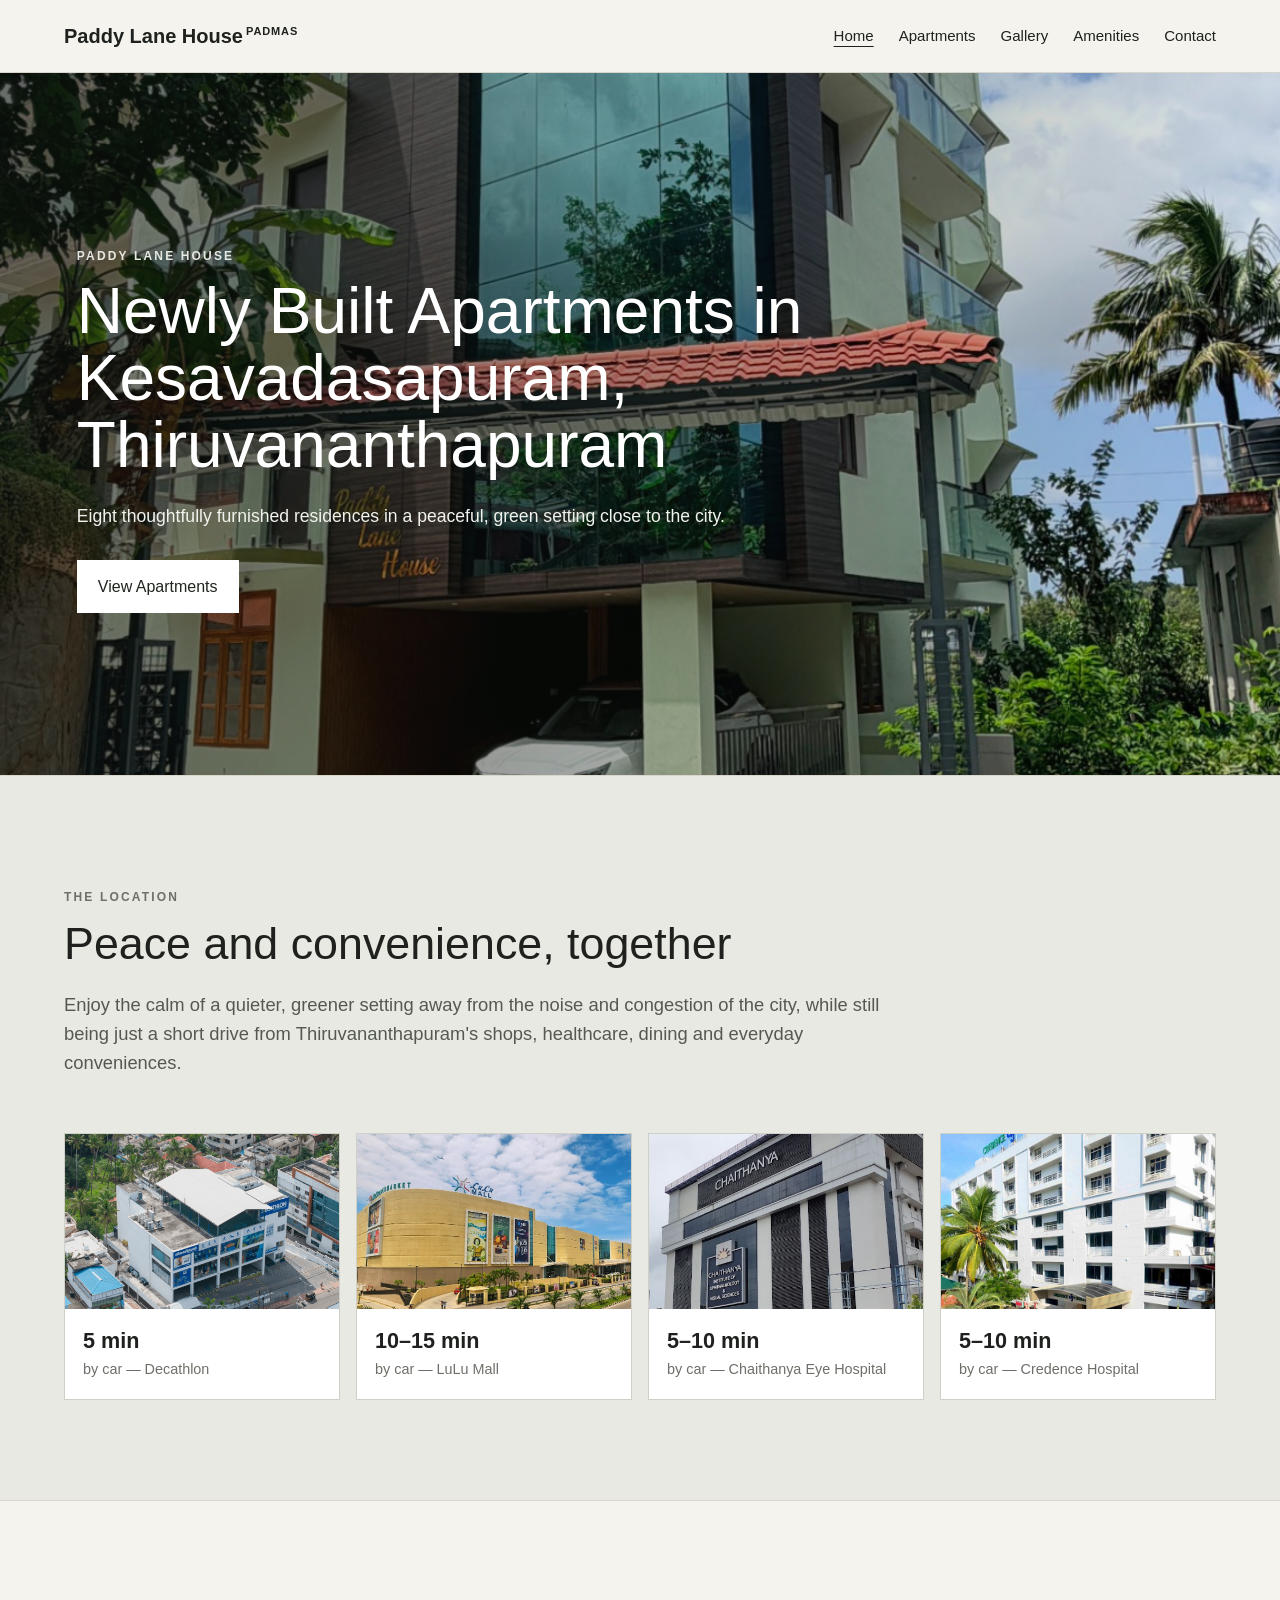
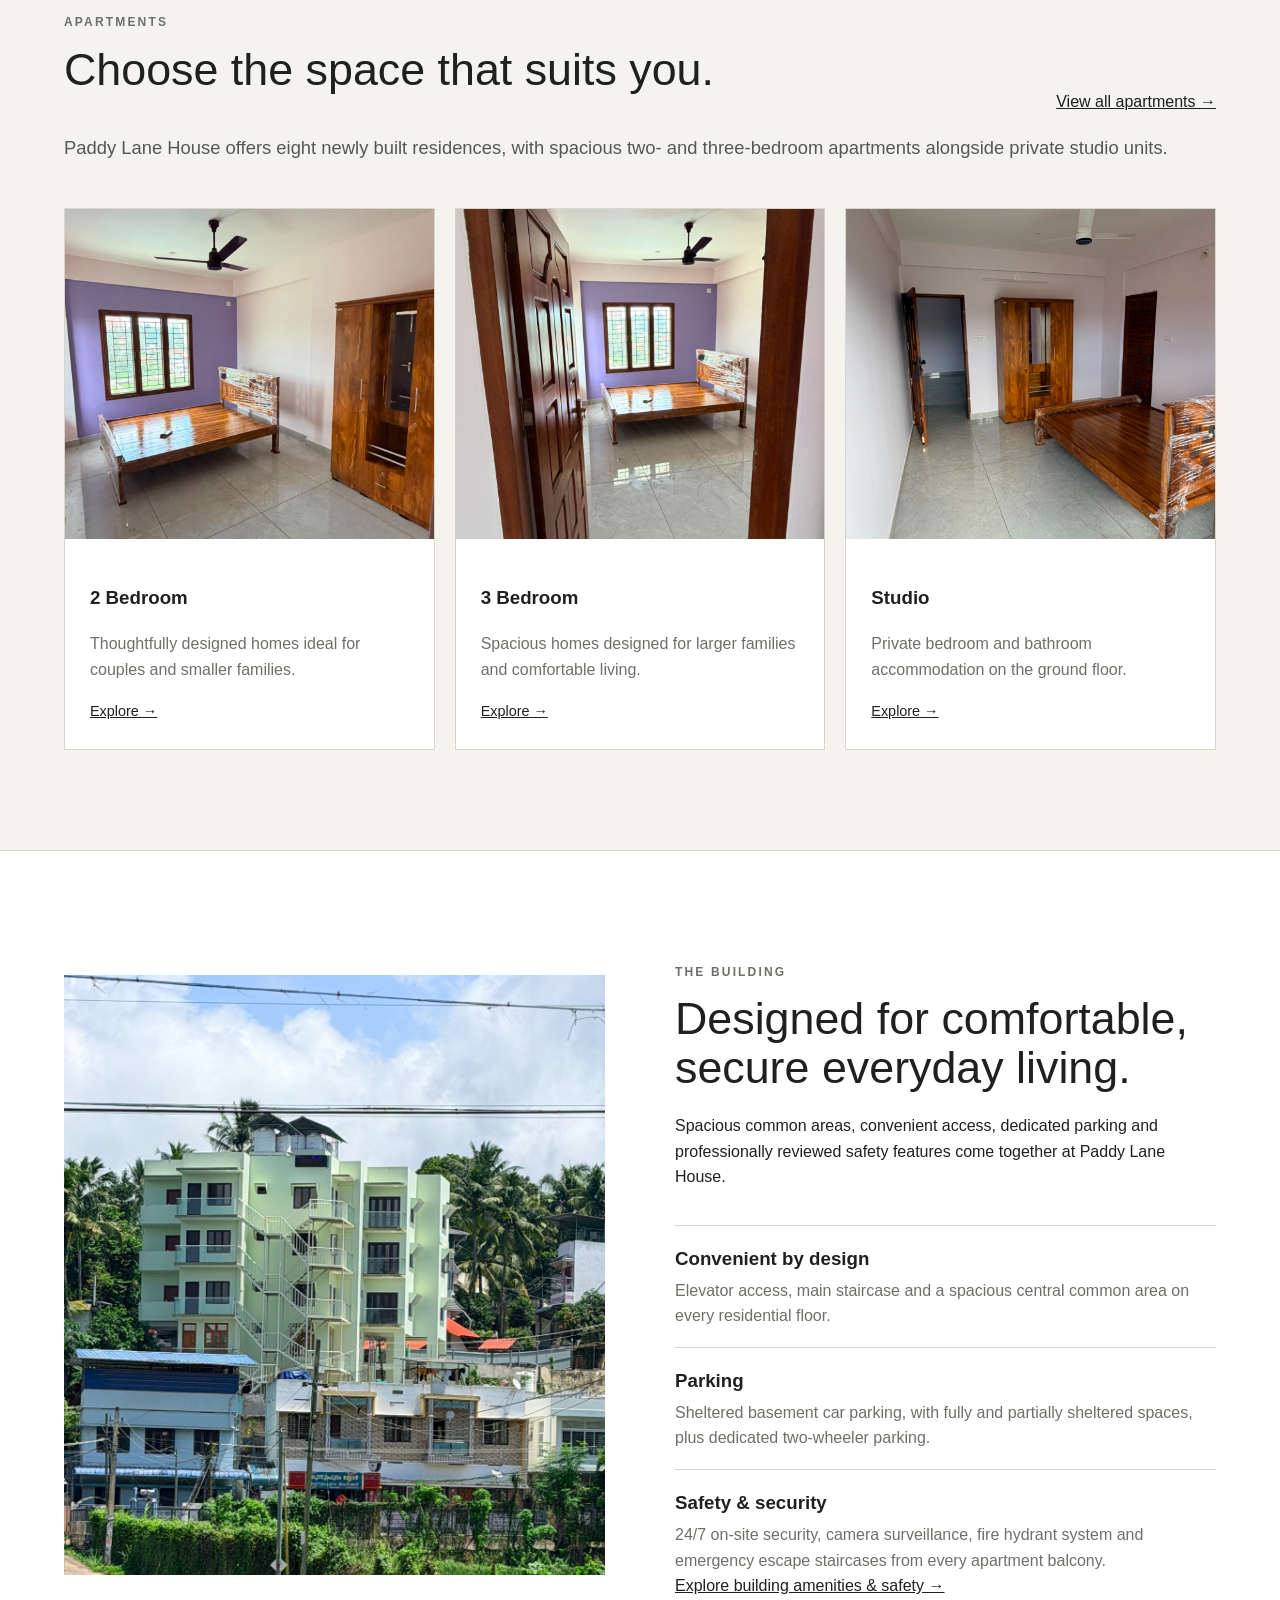
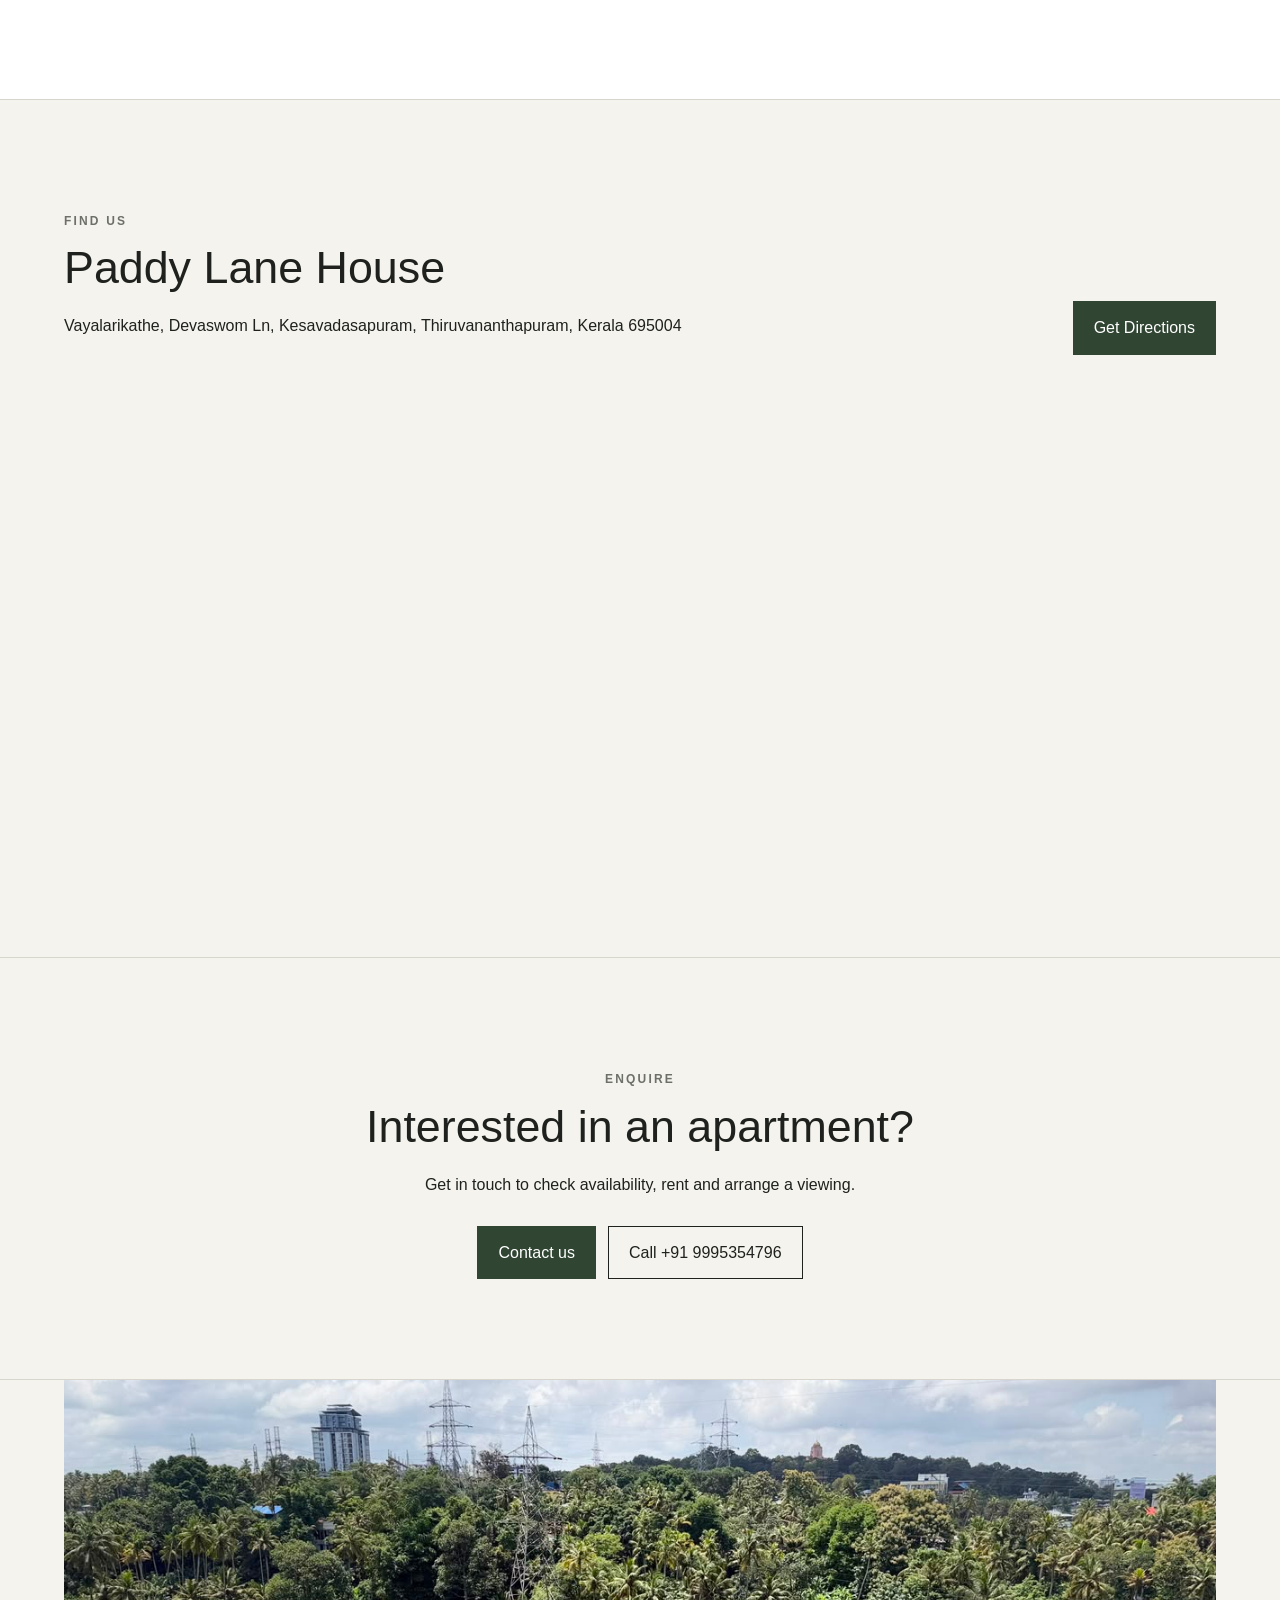
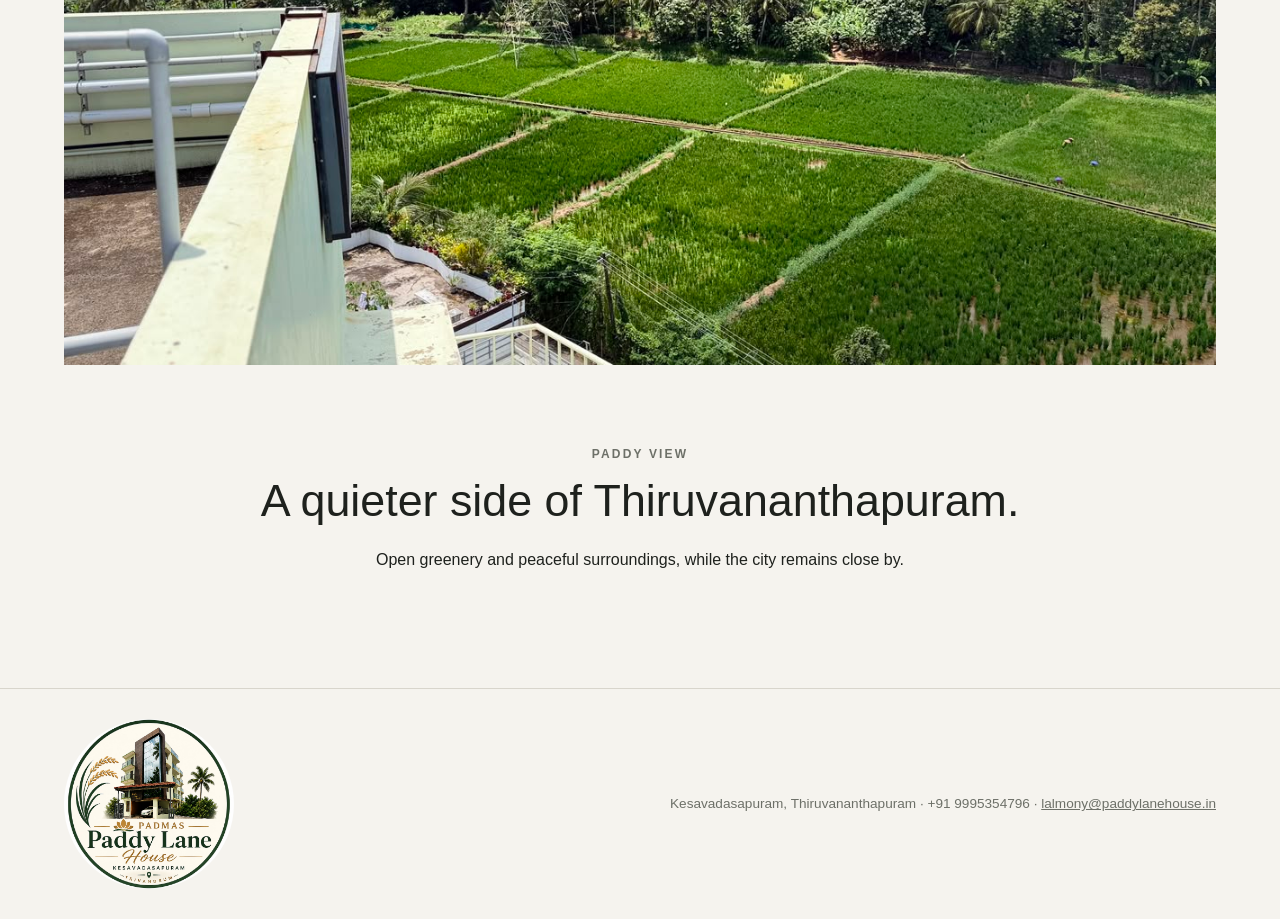
<file: images/index.html>
<!doctype html>
<html lang="en">
<head><meta charset="utf-8"><meta name="viewport" content="width=device-width,initial-scale=1"><title>Paddy Lane House — Newly Built Apartments</title><link rel="stylesheet" href="styles.css"></head>
<body>
<header class="site-header">
  <a class="brand" href="/">Paddy Lane House<sup>PADMAS</sup></a>
  <nav><a class="active" href="/">Home</a><a href="/apartments">Apartments</a><a href="/gallery">Gallery</a><a href="/amenities">Amenities</a><a href="/contact">Contact</a></nav>
</header>
<main>
<section class="hero photo-fill" style="background-image:url('images/user/front-exterior.jpg')"><div class="hero-overlay"></div><div class="hero-content"><p class="eyebrow">PADDY LANE HOUSE</p><h1>Newly Built Apartments in Kesavadasapuram, Thiruvananthapuram</h1><p class="hero-sub">Eight thoughtfully furnished residences in a peaceful, green setting close to the city.</p><a class="button light" href="/apartments">View Apartments</a></div></section>

<section class="section intro">
  <div class="narrow"><p class="eyebrow">THE LOCATION</p><h2>Peace and convenience, together</h2><p>Enjoy the calm of a quieter, greener setting away from the noise and congestion of the city, while still being just a short drive from Thiruvananthapuram's shops, healthcare, dining and everyday conveniences.</p></div>
  <div class="nearby nearby-photo-grid">
    <a href="https://www.google.com/maps/search/?api=1&query=Decathlon+Sports+Trivandrum" target="_blank" rel="noopener"><img src="images/user/decathlon.png" alt="Decathlon Sports Trivandrum"><strong>5 min</strong><span>by car — Decathlon</span></a>
    <a href="https://www.google.com/maps/search/?api=1&query=LuLu+Mall+Thiruvananthapuram" target="_blank" rel="noopener"><img src="images/user/lulu-mall.jpg" alt="LuLu Mall Thiruvananthapuram"><strong>10–15 min</strong><span>by car — LuLu Mall</span></a>
    <a href="https://www.google.com/maps/search/?api=1&query=Chaithanya+Eye+Hospital+Kesavadasapuram" target="_blank" rel="noopener"><img src="images/user/chaithanya-eye.png" alt="Chaithanya Eye Hospital"><strong>5–10 min</strong><span>by car — Chaithanya Eye Hospital</span></a>
    <a href="https://www.google.com/maps/search/?api=1&query=Credence+Hospital+Trivandrum" target="_blank" rel="noopener"><img src="images/user/credence.jpg" alt="Credence Hospital"><strong>5–10 min</strong><span>by car — Credence Hospital</span></a>
  </div>
</section>

<section class="section apartments-preview"><div class="section-head"><div><p class="eyebrow">APARTMENTS</p><h2>Choose the space that suits you.</h2></div><a class="text-link" href="/apartments">View all apartments →</a></div><p class="lead">Paddy Lane House offers eight newly built residences, with spacious two- and three-bedroom apartments alongside private studio units.</p>
  <div class="cards">
    <a class="card" href="/apartments#two-bedroom"><div class="card-image photo-fill" style="background-image:url('images/apartments/2bed-04-bedroom.jpeg')"></div><div class="card-body"><h3>2 Bedroom</h3><p>Thoughtfully designed homes ideal for couples and smaller families.</p><span>Explore →</span></div></a>
    <a class="card" href="/apartments#three-bedroom"><div class="card-image photo-fill" style="background-image:url('images/apartments/3bed-01-bedroom.jpeg')"></div><div class="card-body"><h3>3 Bedroom</h3><p>Spacious homes designed for larger families and comfortable living.</p><span>Explore →</span></div></a>
    <a class="card" href="/apartments#studio"><div class="card-image photo-fill" style="background-image:url('images/apartments/studio-02-bedroom.jpeg')"></div><div class="card-body"><h3>Studio</h3><p>Private bedroom and bathroom accommodation on the ground floor.</p><span>Explore →</span></div></a>
  </div>
</section>

<section class="section building"><div class="split"><div class="image-placeholder tall photo-fill" style="background-image:url('images/user/exterior.jpeg')"></div><div><p class="eyebrow">THE BUILDING</p><h2>Designed for comfortable, secure everyday living.</h2><p>Spacious common areas, convenient access, dedicated parking and professionally reviewed safety features come together at Paddy Lane House.</p><div class="feature-grid"><div><h3>Convenient by design</h3><p>Elevator access, main staircase and a spacious central common area on every residential floor.</p></div><div><h3>Parking</h3><p>Sheltered basement car parking, with fully and partially sheltered spaces, plus dedicated two-wheeler parking.</p></div><div><h3>Safety & security</h3><p>24/7 on-site security, camera surveillance, fire hydrant system and emergency escape staircases from every apartment balcony.</p></div></div><a class="text-link" href="/amenities">Explore building amenities & safety →</a></div></div></section>

<section class="section map-section"><div class="section-head"><div><p class="eyebrow">FIND US</p><h2>Paddy Lane House</h2><p>Vayalarikathe, Devaswom Ln, Kesavadasapuram, Thiruvananthapuram, Kerala 695004</p></div><a class="button" href="https://maps.google.com/?q=8.5346559,76.9371368" target="_blank" rel="noopener">Get Directions</a></div><iframe class="map" src="https://www.google.com/maps?q=8.5346559,76.9371368&z=17&output=embed" loading="lazy"></iframe></section>

<section class="section contact"><div class="narrow center"><p class="eyebrow">ENQUIRE</p><h2>Interested in an apartment?</h2><p>Get in touch to check availability, rent and arrange a viewing.</p><div class="contact-actions"><a class="button" href="/contact">Contact us</a><a class="button outline" href="tel:+919995354796">Call +91 9995354796</a></div></div></section>

<section class="section view"><div class="view-photo image-placeholder photo-fill" style="background-image:url('images/user/paddy-view.jpeg')"></div><div class="narrow center"><p class="eyebrow">PADDY VIEW</p><h2>A quieter side of Thiruvananthapuram.</h2><p>Open greenery and peaceful surroundings, while the city remains close by.</p></div></section>
</main>
<footer><div><img class="footer-logo" src="images/user/logo.jpg" alt="PADMAS Paddy Lane House logo"></div><div>Kesavadasapuram, Thiruvananthapuram · +91 9995354796 · <a href="mailto:lalmony@paddylanehouse.in">lalmony@paddylanehouse.in</a></div></footer>
</body></html>
</file>
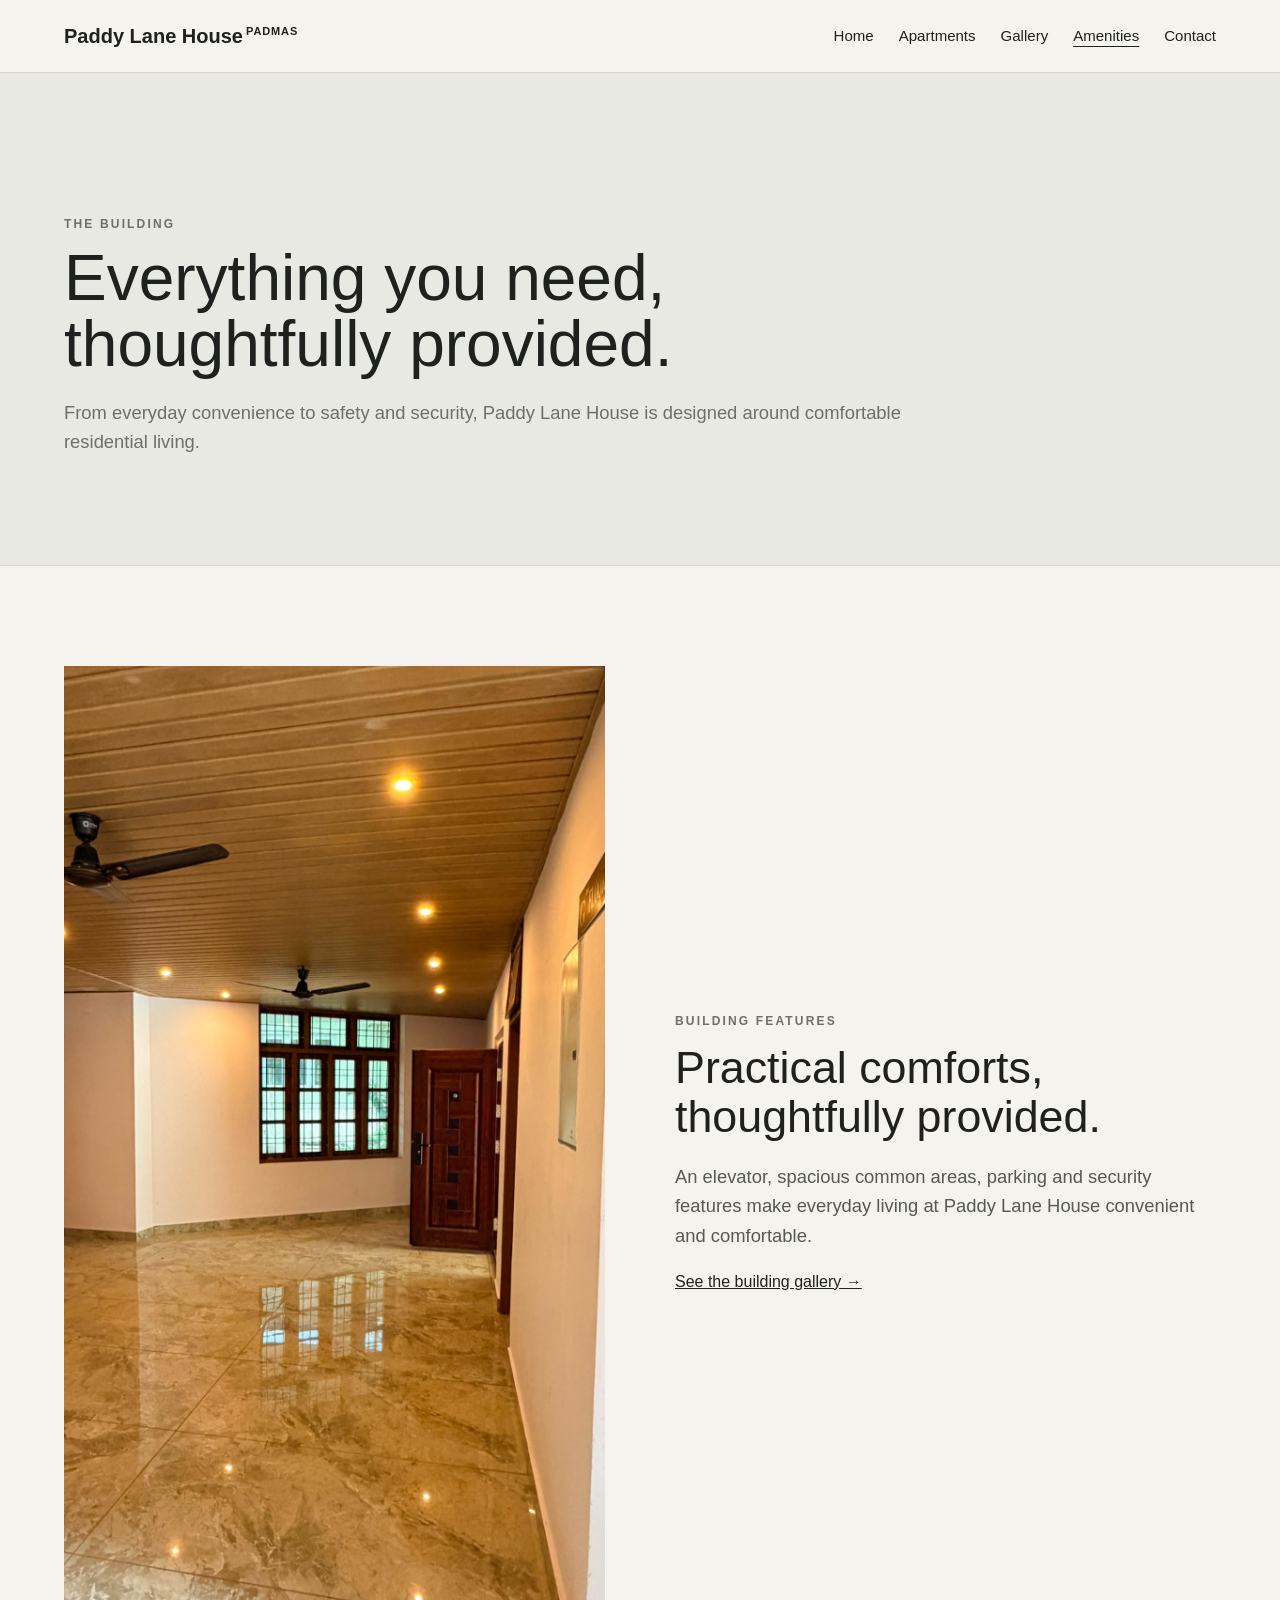
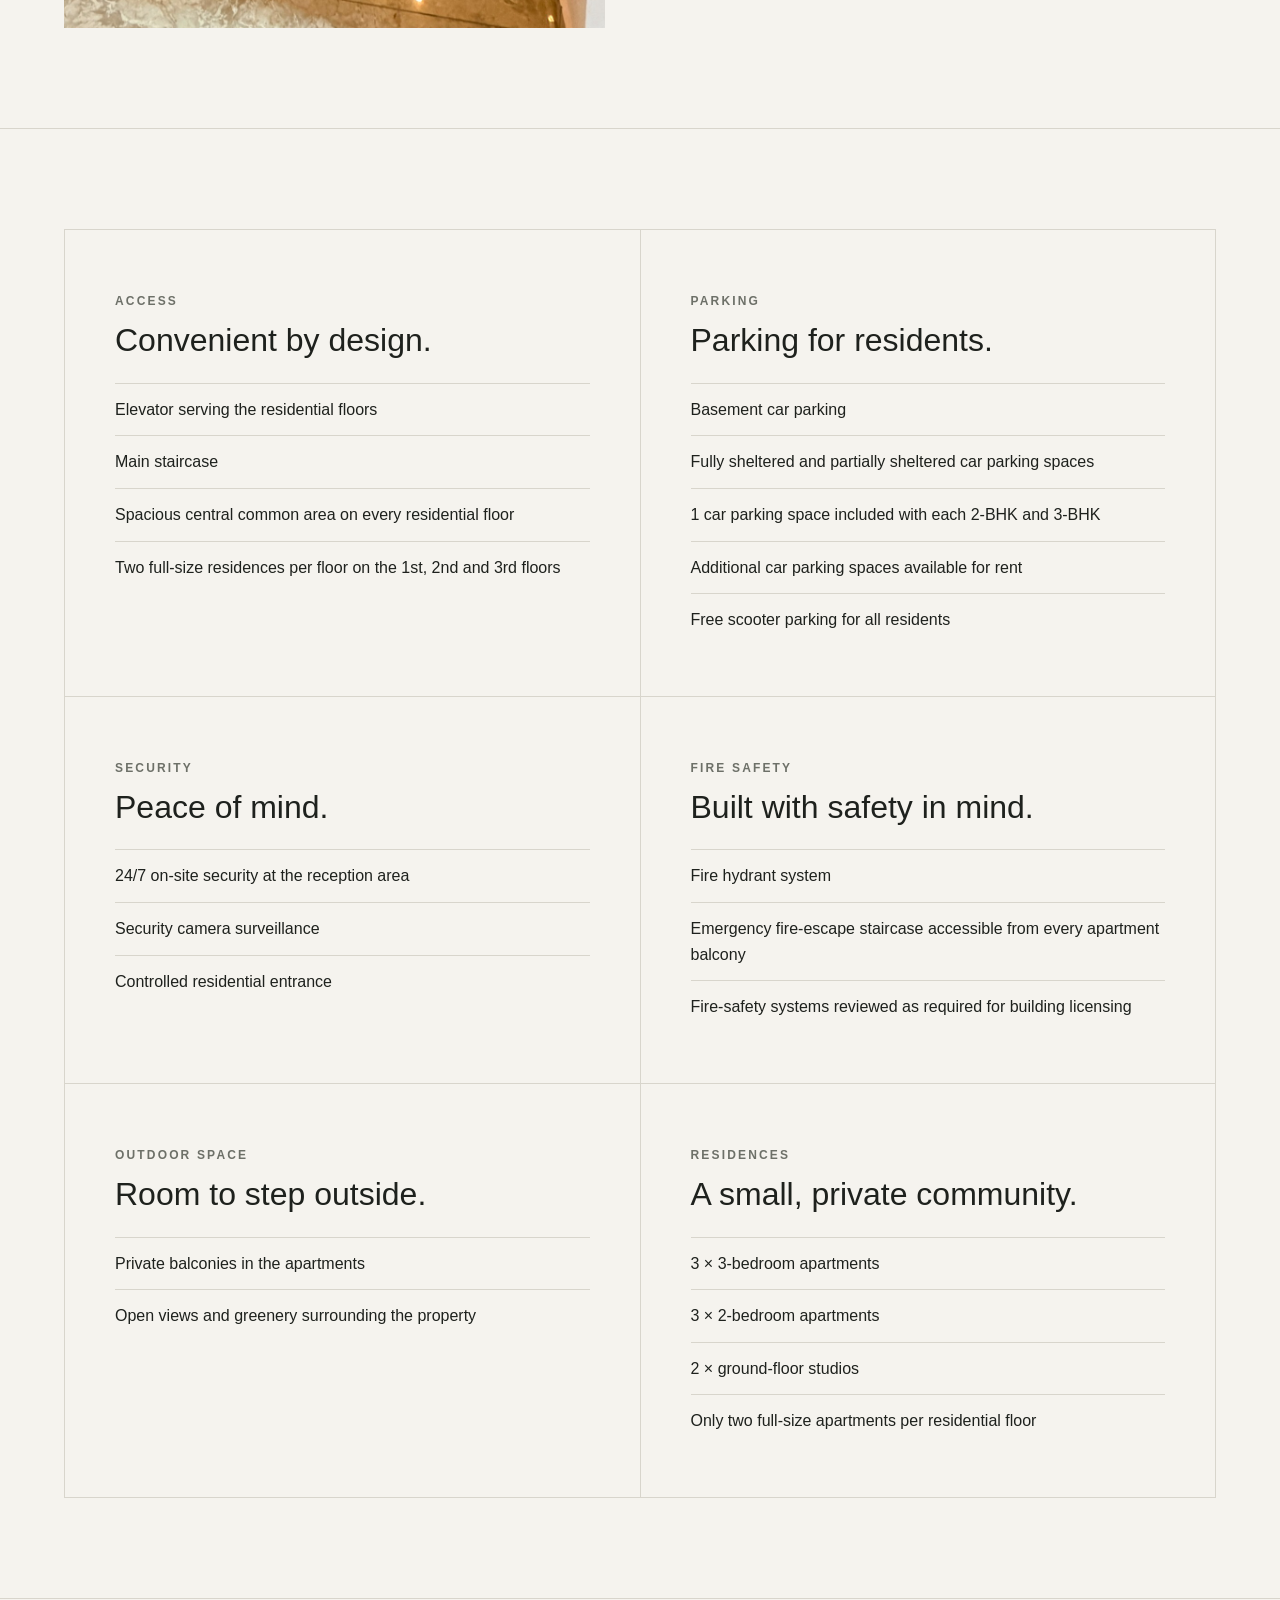
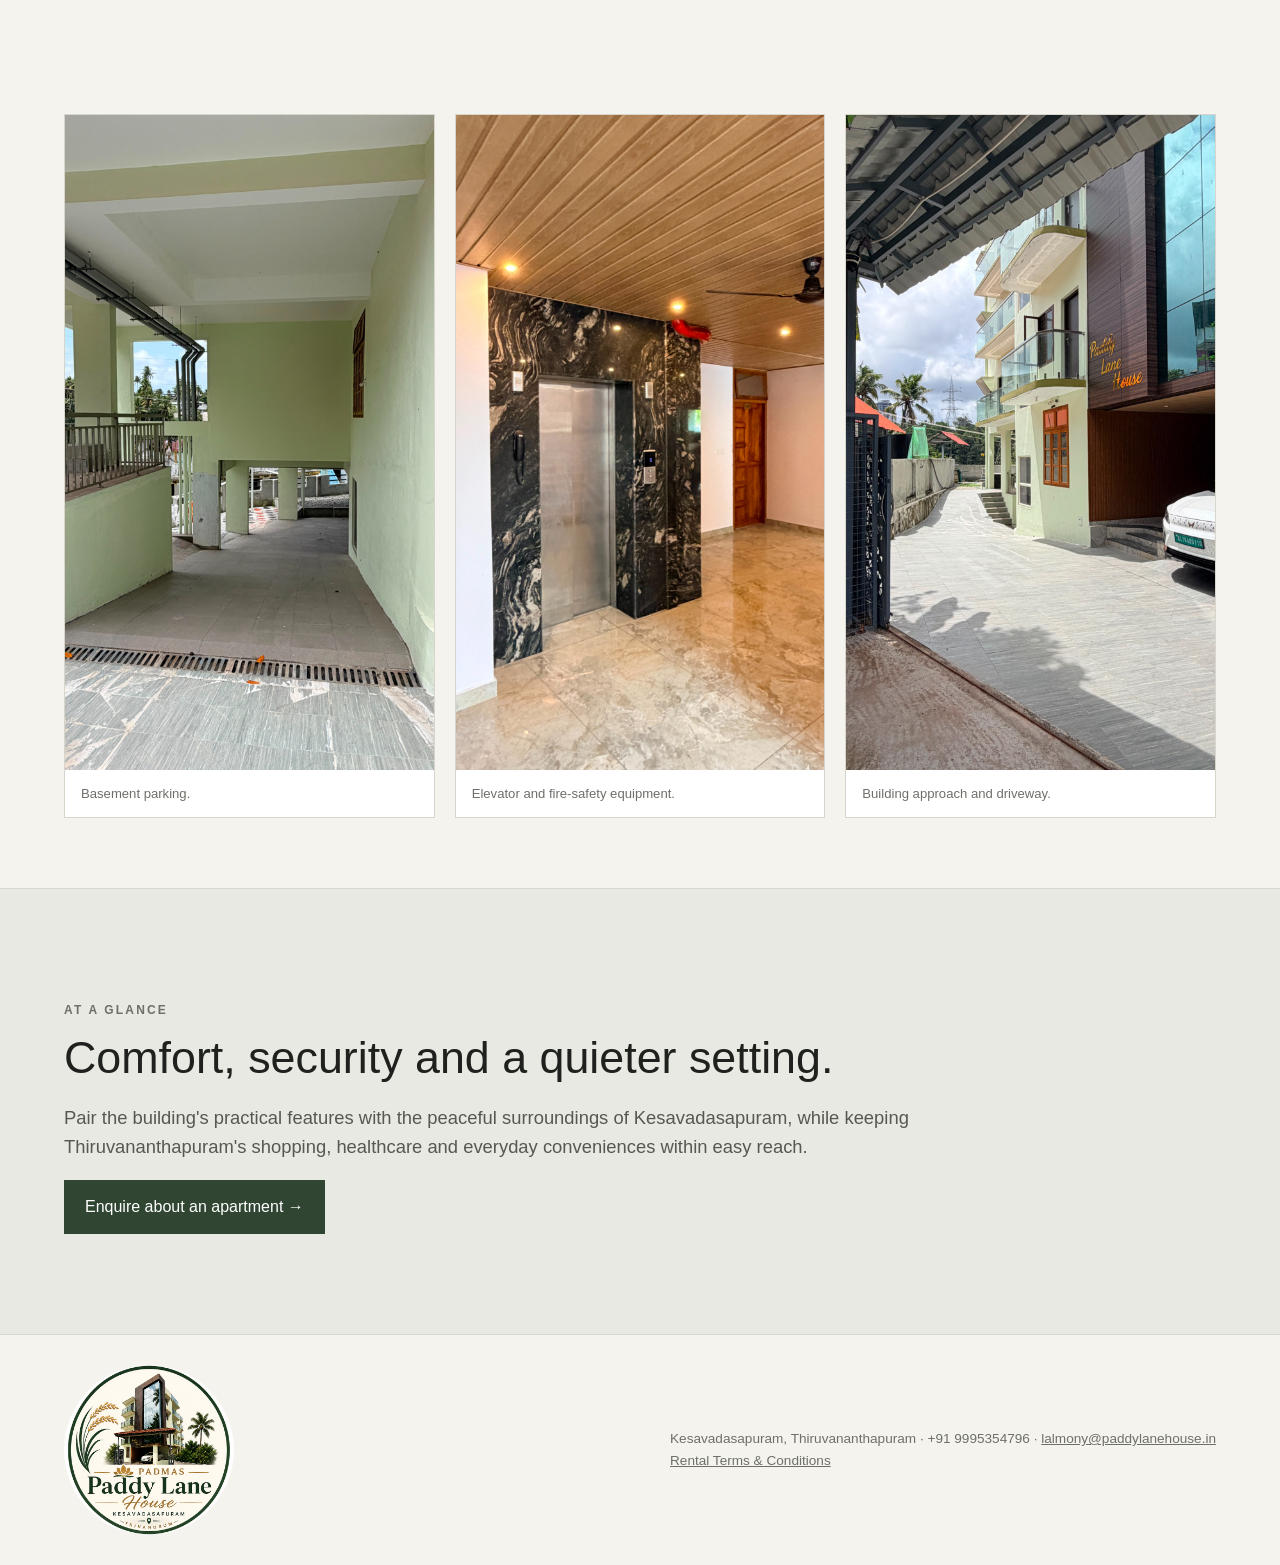
<file: amenities.html>
<!doctype html>
<html lang="en">
<head><meta charset="utf-8"><meta name="viewport" content="width=device-width,initial-scale=1"><title>Amenities & Safety — Paddy Lane House</title><link rel="stylesheet" href="styles.css"></head>
<body>
<header class="site-header"><a class="brand" href="/">Paddy Lane House<sup>PADMAS</sup></a><nav><a href="/">Home</a><a href="/apartments">Apartments</a><a href="/gallery">Gallery</a><a class="active" href="/amenities">Amenities</a><a href="/contact">Contact</a></nav></header>
<main>
<section class="page-hero"><div><p class="eyebrow">THE BUILDING</p><h1>Everything you need, thoughtfully provided.</h1><p>From everyday convenience to safety and security, Paddy Lane House is designed around comfortable residential living.</p></div></section>
<section class="section"><div class="split"><div class="image-placeholder tall photo-fill" style="background-image:url('images/user/common-area.jpg')"></div><div><p class="eyebrow">BUILDING FEATURES</p><h2>Practical comforts, thoughtfully provided.</h2><p class="lead">An elevator, spacious common areas, parking and security features make everyday living at Paddy Lane House convenient and comfortable.</p><a class="text-link" href="/gallery">See the building gallery →</a></div></div></section>
<section class="section"><div class="feature-page-grid">
<article><p class="eyebrow">ACCESS</p><h2>Convenient by design.</h2><ul class="clean-list"><li>Elevator serving the residential floors</li><li>Main staircase</li><li>Spacious central common area on every residential floor</li><li>Two full-size residences per floor on the 1st, 2nd and 3rd floors</li></ul></article>
<article><p class="eyebrow">PARKING</p><h2>Parking for residents.</h2><ul class="clean-list"><li>Basement car parking</li><li>Fully sheltered and partially sheltered car parking spaces</li><li>1 car parking space included with each 2-BHK and 3-BHK</li><li>Additional car parking spaces available for rent</li><li>Free scooter parking for all residents</li></ul></article>
<article><p class="eyebrow">SECURITY</p><h2>Peace of mind.</h2><ul class="clean-list"><li>24/7 on-site security at the reception area</li><li>Security camera surveillance</li><li>Controlled residential entrance</li></ul></article>
<article><p class="eyebrow">FIRE SAFETY</p><h2>Built with safety in mind.</h2><ul class="clean-list"><li>Fire hydrant system</li><li>Emergency fire-escape staircase accessible from every apartment balcony</li><li>Fire-safety systems reviewed as required for building licensing</li></ul></article>
<article><p class="eyebrow">OUTDOOR SPACE</p><h2>Room to step outside.</h2><ul class="clean-list"><li>Private balconies in the apartments</li><li>Open views and greenery surrounding the property</li></ul></article>
<article><p class="eyebrow">RESIDENCES</p><h2>A small, private community.</h2><ul class="clean-list"><li>3 × 3-bedroom apartments</li><li>3 × 2-bedroom apartments</li><li>2 × ground-floor studios</li><li>Only two full-size apartments per residential floor</li></ul></article>
</div></section>
<section class="section building-gallery-strip"><div class="photo-grid"><figure><img src="images/user/basement-parking.jpg" alt="Basement parking"><figcaption>Basement parking.</figcaption></figure><figure><img src="images/user/elevator-fire-safety.jpg" alt="Elevator and fire safety equipment"><figcaption>Elevator and fire-safety equipment.</figcaption></figure><figure><img src="images/user/front-driveway.jpg" alt="Building approach"><figcaption>Building approach and driveway.</figcaption></figure></div></section>
<section class="section intro"><div class="narrow"><p class="eyebrow">AT A GLANCE</p><h2>Comfort, security and a quieter setting.</h2><p>Pair the building's practical features with the peaceful surroundings of Kesavadasapuram, while keeping Thiruvananthapuram's shopping, healthcare and everyday conveniences within easy reach.</p><a class="button" href="/contact">Enquire about an apartment →</a></div></section>
</main><footer><div><img class="footer-logo" src="images/user/logo.jpg" alt="PADMAS Paddy Lane House logo"></div><div>Kesavadasapuram, Thiruvananthapuram · +91 9995354796 · <a href="mailto:lalmony@paddylanehouse.in">lalmony@paddylanehouse.in</a><br><a href="/terms">Rental Terms & Conditions</a></div></footer>
</body></html>
</file>
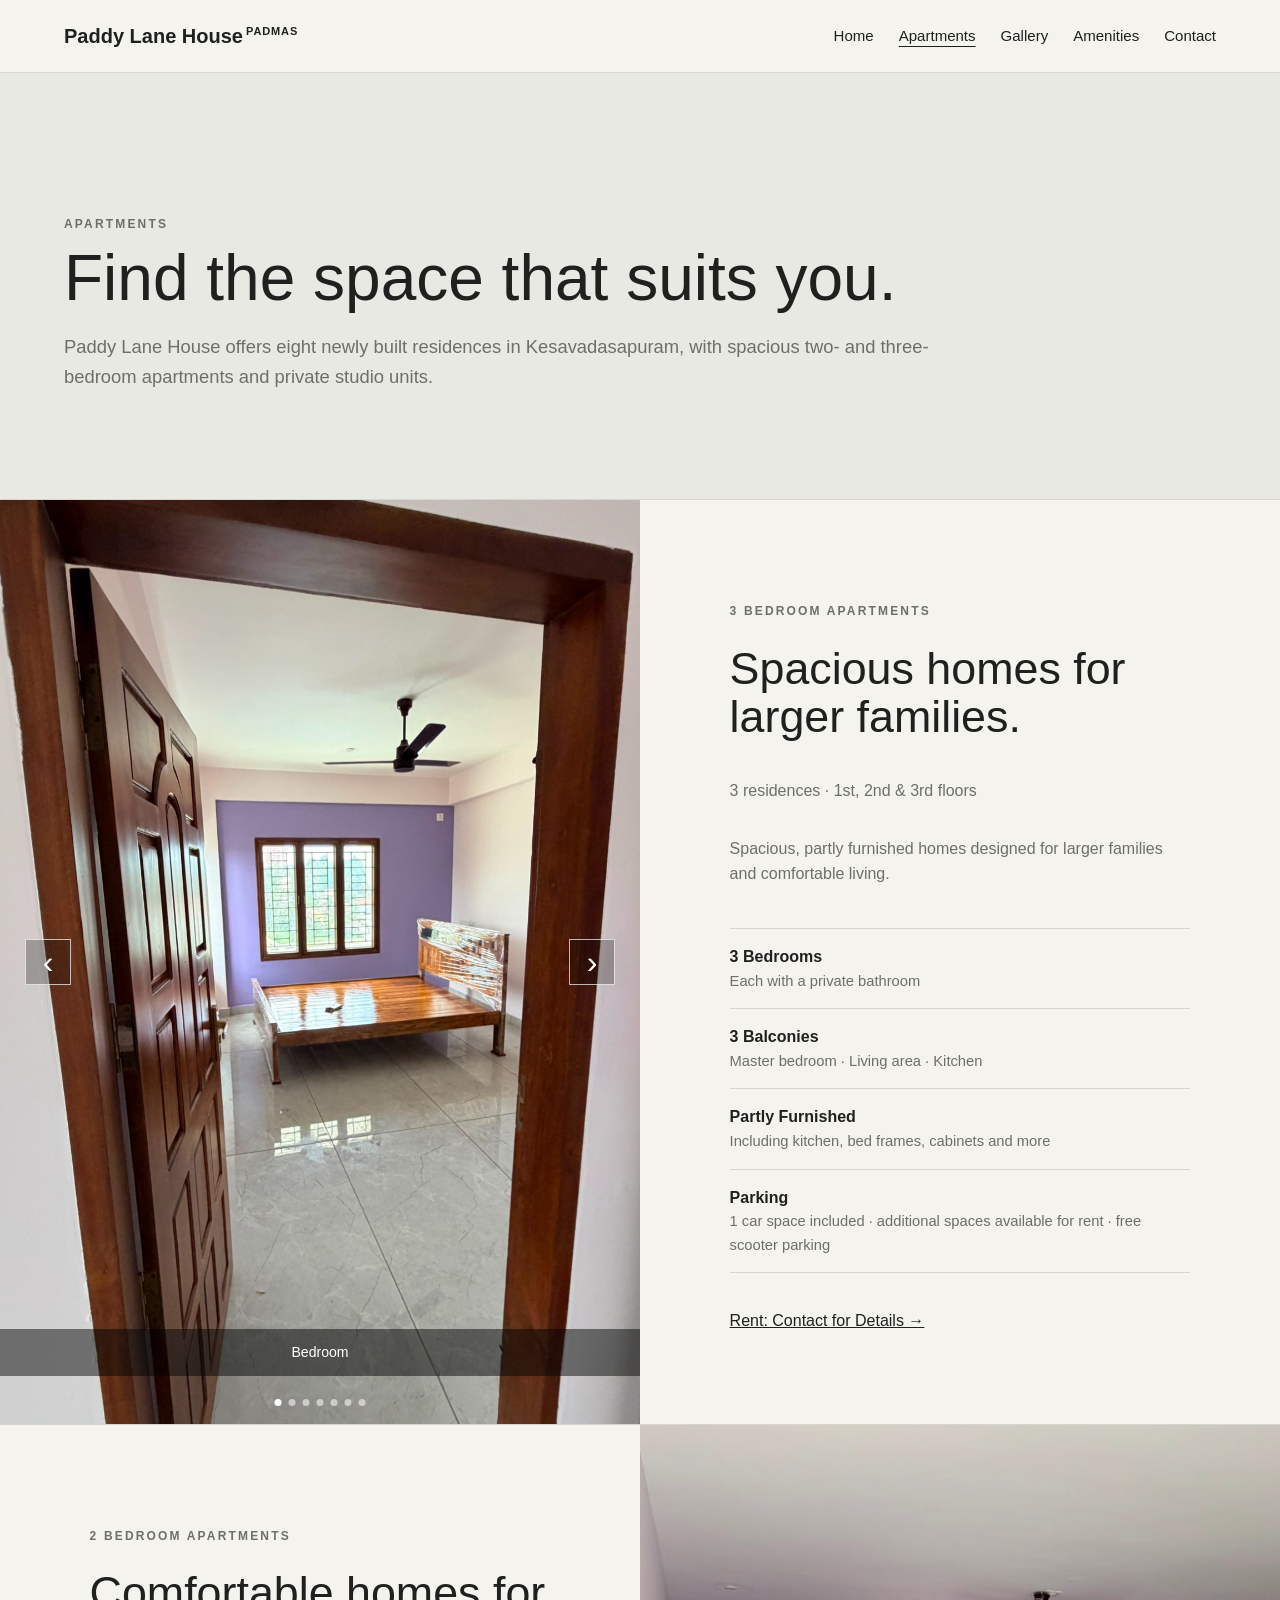
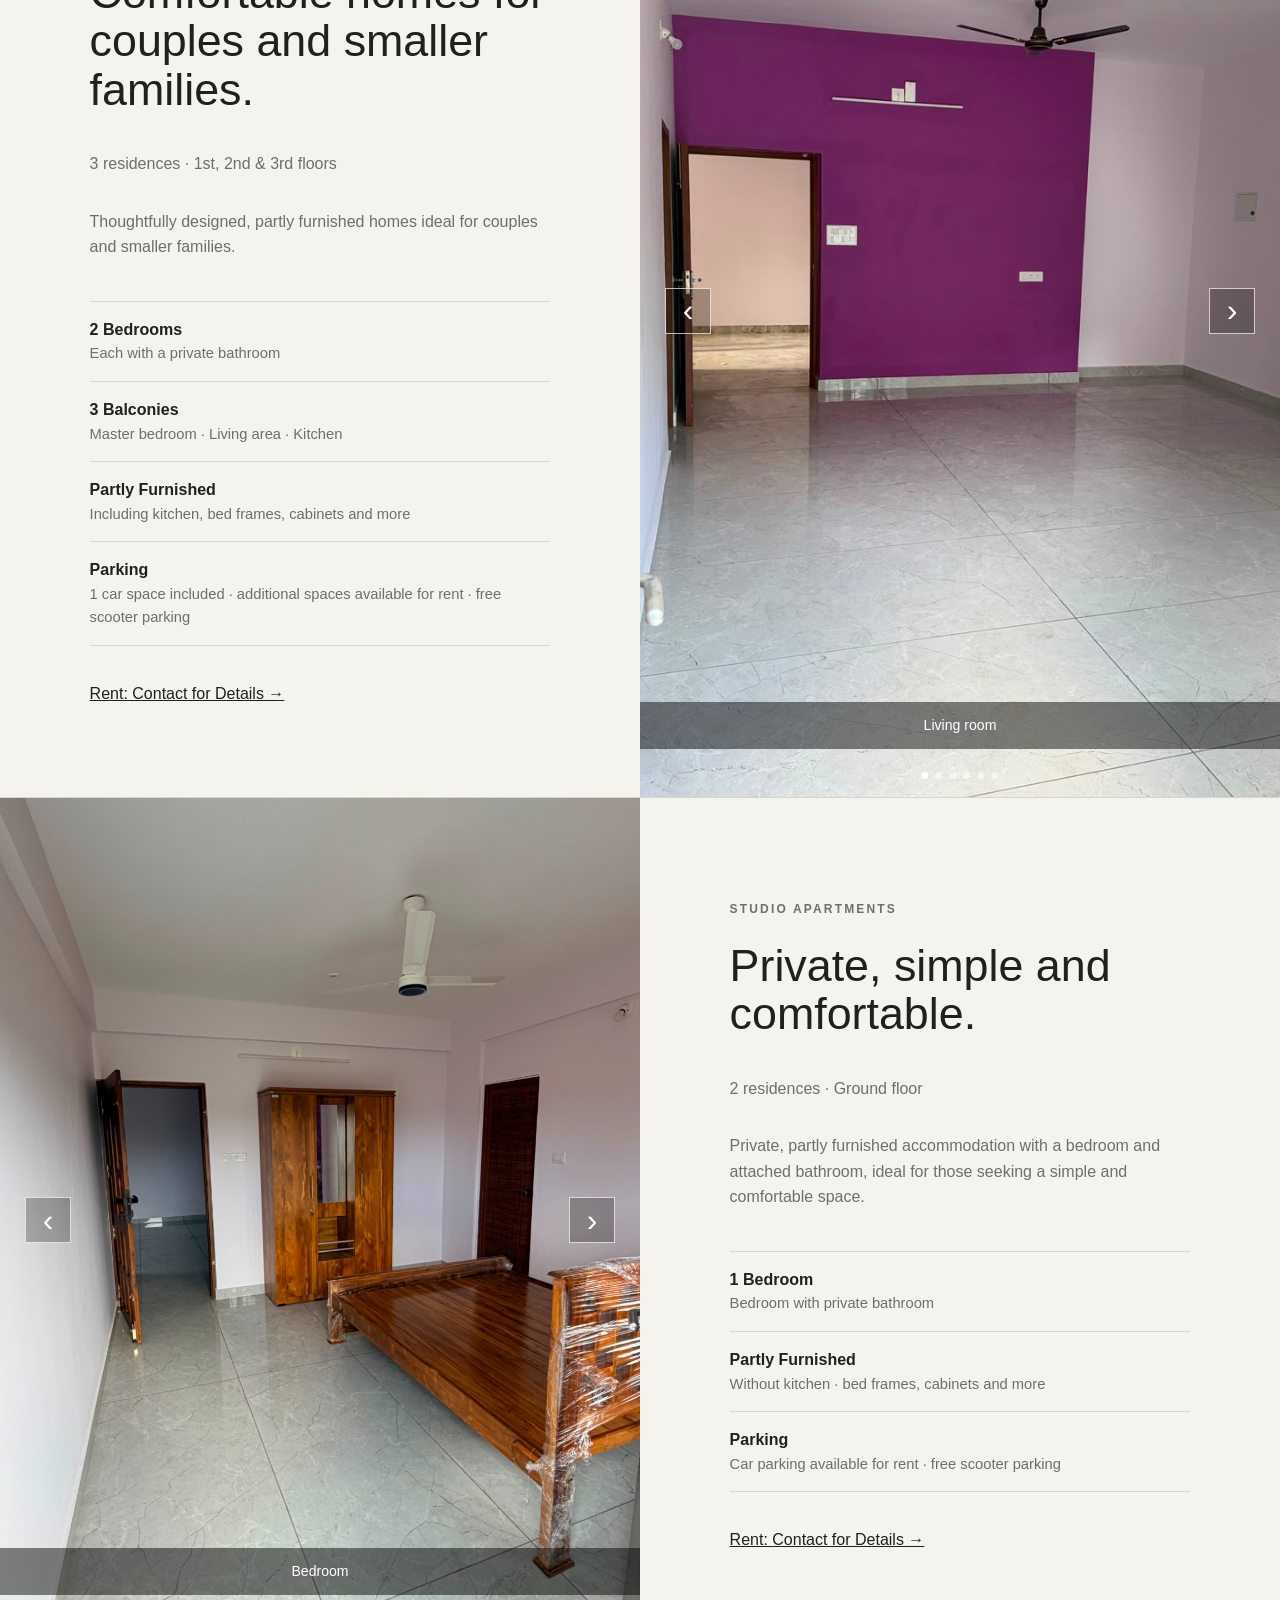
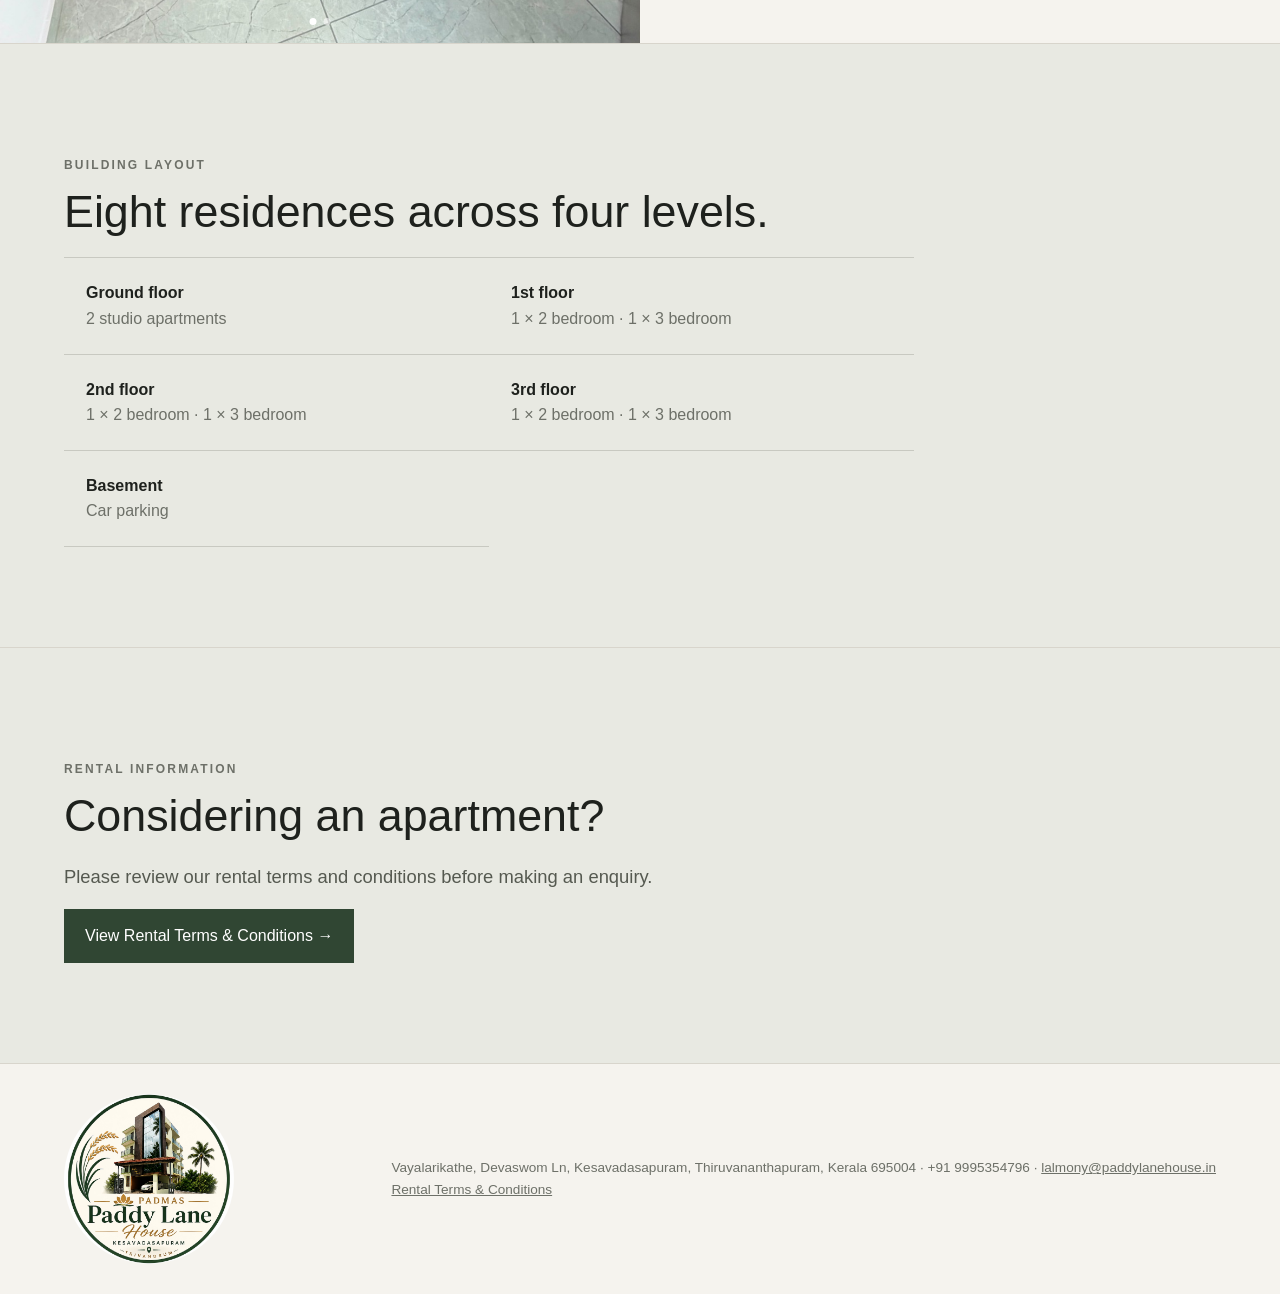
<file: apartments.html>
<!doctype html>
<html lang="en">
<head><meta charset="utf-8"><meta name="viewport" content="width=device-width,initial-scale=1"><title>Apartments — Paddy Lane House</title><link rel="stylesheet" href="styles.css"></head>
<body>
<header class="site-header"><a class="brand" href="/">Paddy Lane House<sup>PADMAS</sup></a><nav><a href="/">Home</a><a class="active" href="/apartments">Apartments</a><a href="/gallery">Gallery</a><a href="/amenities">Amenities</a><a href="/contact">Contact</a></nav></header>
<main>
<section class="page-hero"><div><p class="eyebrow">APARTMENTS</p><h1>Find the space that suits you.</h1><p>Paddy Lane House offers eight newly built residences in Kesavadasapuram, with spacious two- and three-bedroom apartments and private studio units.</p></div></section>

<section class="apartment-section" id="three-bedroom"><div class="apartment-gallery" data-captions='["Bedroom","Bathroom","Balcony","Kitchen","Entrance","Wash area","Bedroom — alternate view"]' data-images='["images/apartments/3bed-01-bedroom.jpeg","images/apartments/3bed-02-bathroom.jpeg","images/apartments/3bed-03-balcony.jpeg","images/apartments/3bed-04-kitchen.jpeg","images/apartments/3bed-05-entrance-202.jpeg","images/apartments/3bed-06-wash-area.jpeg","images/apartments/3bed-07-bedroom-alt.jpeg"]'><div class="gallery-main"></div><button class="gallery-prev" aria-label="Previous image">‹</button><button class="gallery-next" aria-label="Next image">›</button><div class="gallery-caption"></div><div class="dots"></div></div><div class="apartment-copy"><p class="eyebrow">3 BEDROOM APARTMENTS</p><h2>Spacious homes for larger families.</h2><p>3 residences · 1st, 2nd & 3rd floors</p><p>Spacious, partly furnished homes designed for larger families and comfortable living.</p><div class="specs"><div><b>3 Bedrooms</b><span>Each with a private bathroom</span></div><div><b>3 Balconies</b><span>Master bedroom · Living area · Kitchen</span></div><div><b>Partly Furnished</b><span>Including kitchen, bed frames, cabinets and more</span></div><div><b>Parking</b><span>1 car space included · additional spaces available for rent · free scooter parking</span></div></div><a class="text-link" href="/contact?apartment=3-bedroom">Rent: Contact for Details →</a></div></section>

<section class="apartment-section reverse" id="two-bedroom"><div class="apartment-gallery" data-captions='["Living room","Entrance / corridor","Window view","Bathroom","Bedroom","Balcony"]' data-images='["images/apartments/2bed-06-living-room.jpeg","images/apartments/2bed-01-entrance-201.jpeg","images/apartments/2bed-02-window-view.jpeg","images/apartments/2bed-03-bathroom.jpeg","images/apartments/2bed-04-bedroom.jpeg","images/apartments/2bed-05-balcony.jpeg"]'><div class="gallery-main"></div><button class="gallery-prev" aria-label="Previous image">‹</button><button class="gallery-next" aria-label="Next image">›</button><div class="gallery-caption"></div><div class="dots"></div></div><div class="apartment-copy"><p class="eyebrow">2 BEDROOM APARTMENTS</p><h2>Comfortable homes for couples and smaller families.</h2><p>3 residences · 1st, 2nd & 3rd floors</p><p>Thoughtfully designed, partly furnished homes ideal for couples and smaller families.</p><div class="specs"><div><b>2 Bedrooms</b><span>Each with a private bathroom</span></div><div><b>3 Balconies</b><span>Master bedroom · Living area · Kitchen</span></div><div><b>Partly Furnished</b><span>Including kitchen, bed frames, cabinets and more</span></div><div><b>Parking</b><span>1 car space included · additional spaces available for rent · free scooter parking</span></div></div><a class="text-link" href="/contact?apartment=2-bedroom">Rent: Contact for Details →</a></div></section>

<section class="apartment-section" id="studio"><div class="apartment-gallery" data-captions='["Bedroom","Bathroom"]' data-images='["images/apartments/studio-02-bedroom.jpeg","images/apartments/studio-01-bathroom.jpeg"]'><div class="gallery-main"></div><button class="gallery-prev" aria-label="Previous image">‹</button><button class="gallery-next" aria-label="Next image">›</button><div class="gallery-caption"></div><div class="dots"></div></div><div class="apartment-copy"><p class="eyebrow">STUDIO APARTMENTS</p><h2>Private, simple and comfortable.</h2><p>2 residences · Ground floor</p><p>Private, partly furnished accommodation with a bedroom and attached bathroom, ideal for those seeking a simple and comfortable space.</p><div class="specs"><div><b>1 Bedroom</b><span>Bedroom with private bathroom</span></div><div><b>Partly Furnished</b><span>Without kitchen · bed frames, cabinets and more</span></div><div><b>Parking</b><span>Car parking available for rent · free scooter parking</span></div></div><a class="text-link" href="/contact?apartment=studio">Rent: Contact for Details →</a></div></section>
<section class="section floorplan"><div class="narrow"><p class="eyebrow">BUILDING LAYOUT</p><h2>Eight residences across four levels.</h2><div class="layout-grid"><div><b>Ground floor</b><span>2 studio apartments</span></div><div><b>1st floor</b><span>1 × 2 bedroom · 1 × 3 bedroom</span></div><div><b>2nd floor</b><span>1 × 2 bedroom · 1 × 3 bedroom</span></div><div><b>3rd floor</b><span>1 × 2 bedroom · 1 × 3 bedroom</span></div><div><b>Basement</b><span>Car parking</span></div></div></div></section>
<section class="section intro"><div class="narrow"><p class="eyebrow">RENTAL INFORMATION</p><h2>Considering an apartment?</h2><p>Please review our rental terms and conditions before making an enquiry.</p><a class="button" href="/terms">View Rental Terms & Conditions →</a></div></section>
</main>
<footer><div><img class="footer-logo" src="images/user/logo.jpg" alt="PADMAS Paddy Lane House logo"></div><div>Vayalarikathe, Devaswom Ln, Kesavadasapuram, Thiruvananthapuram, Kerala 695004 · +91 9995354796 · <a href="mailto:lalmony@paddylanehouse.in">lalmony@paddylanehouse.in</a><br><a href="/terms">Rental Terms & Conditions</a></div></footer><script src="script.js"></script></body></html>
</file>
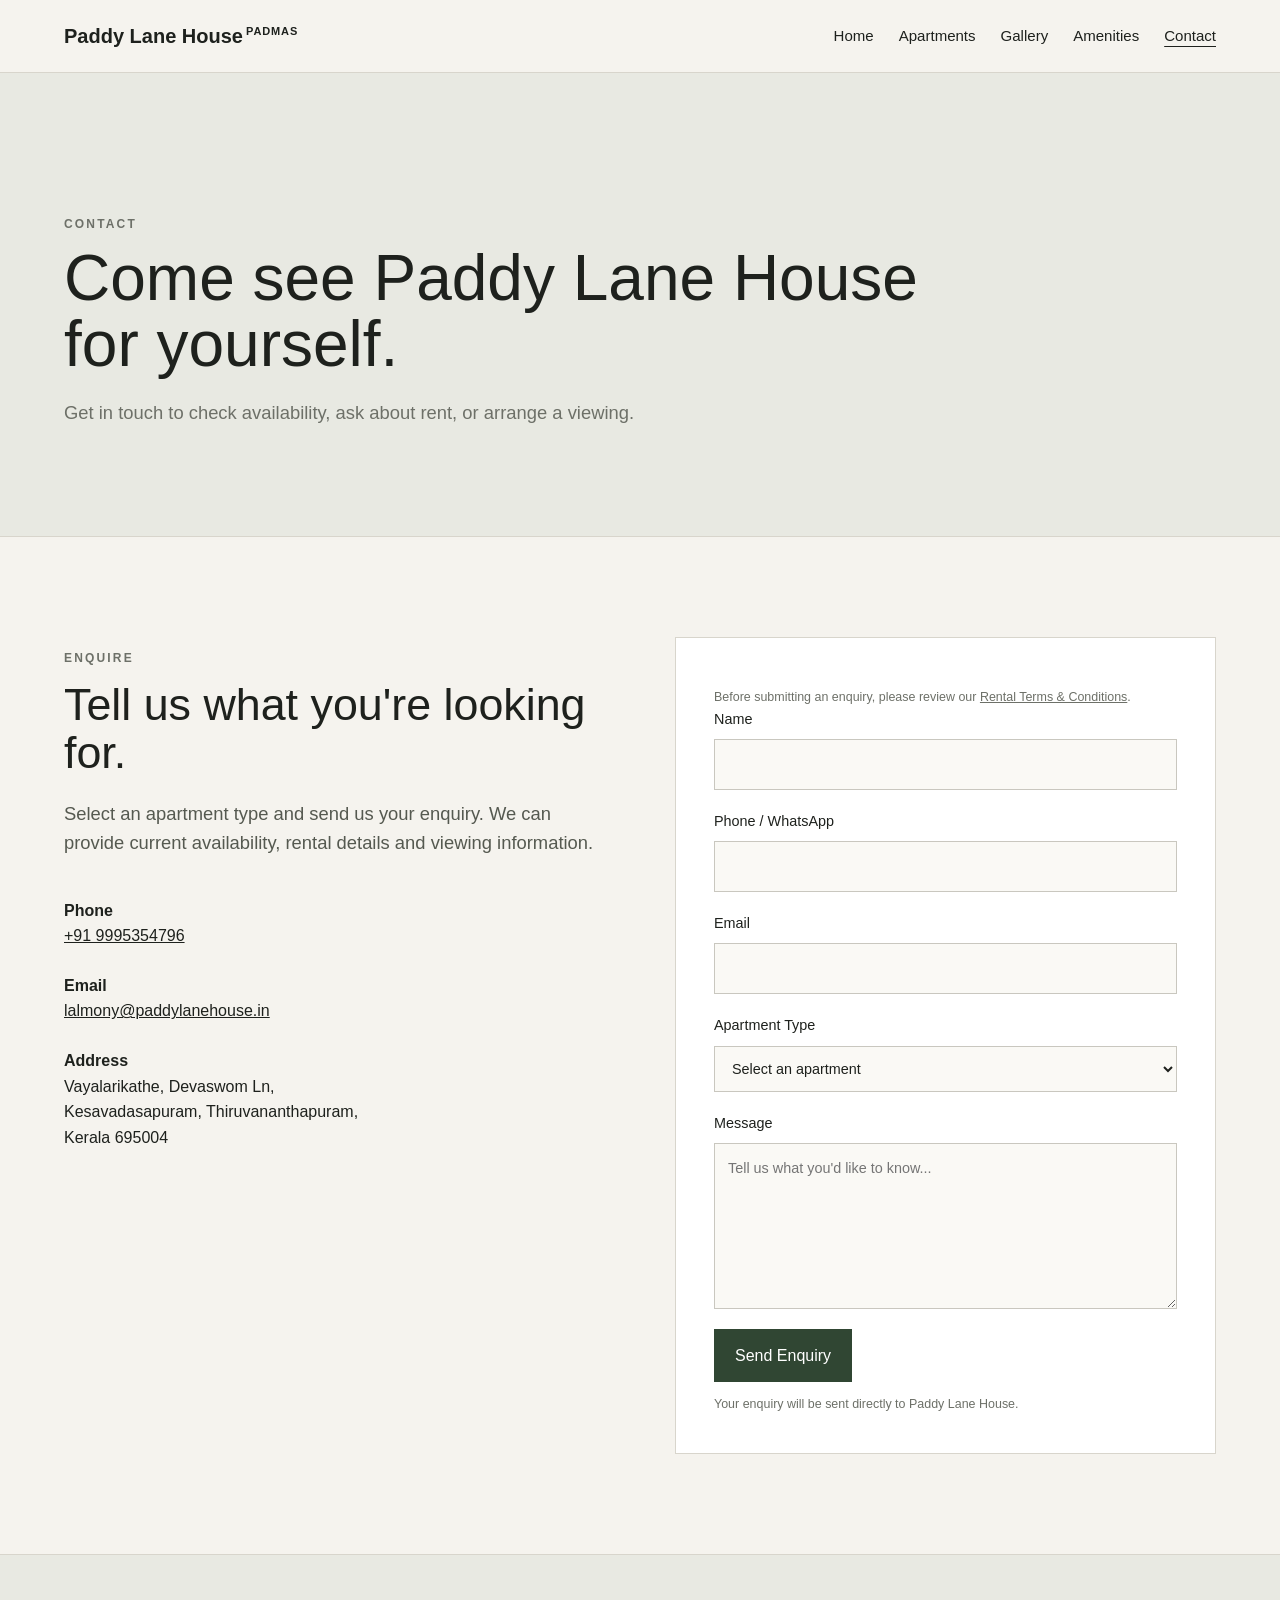
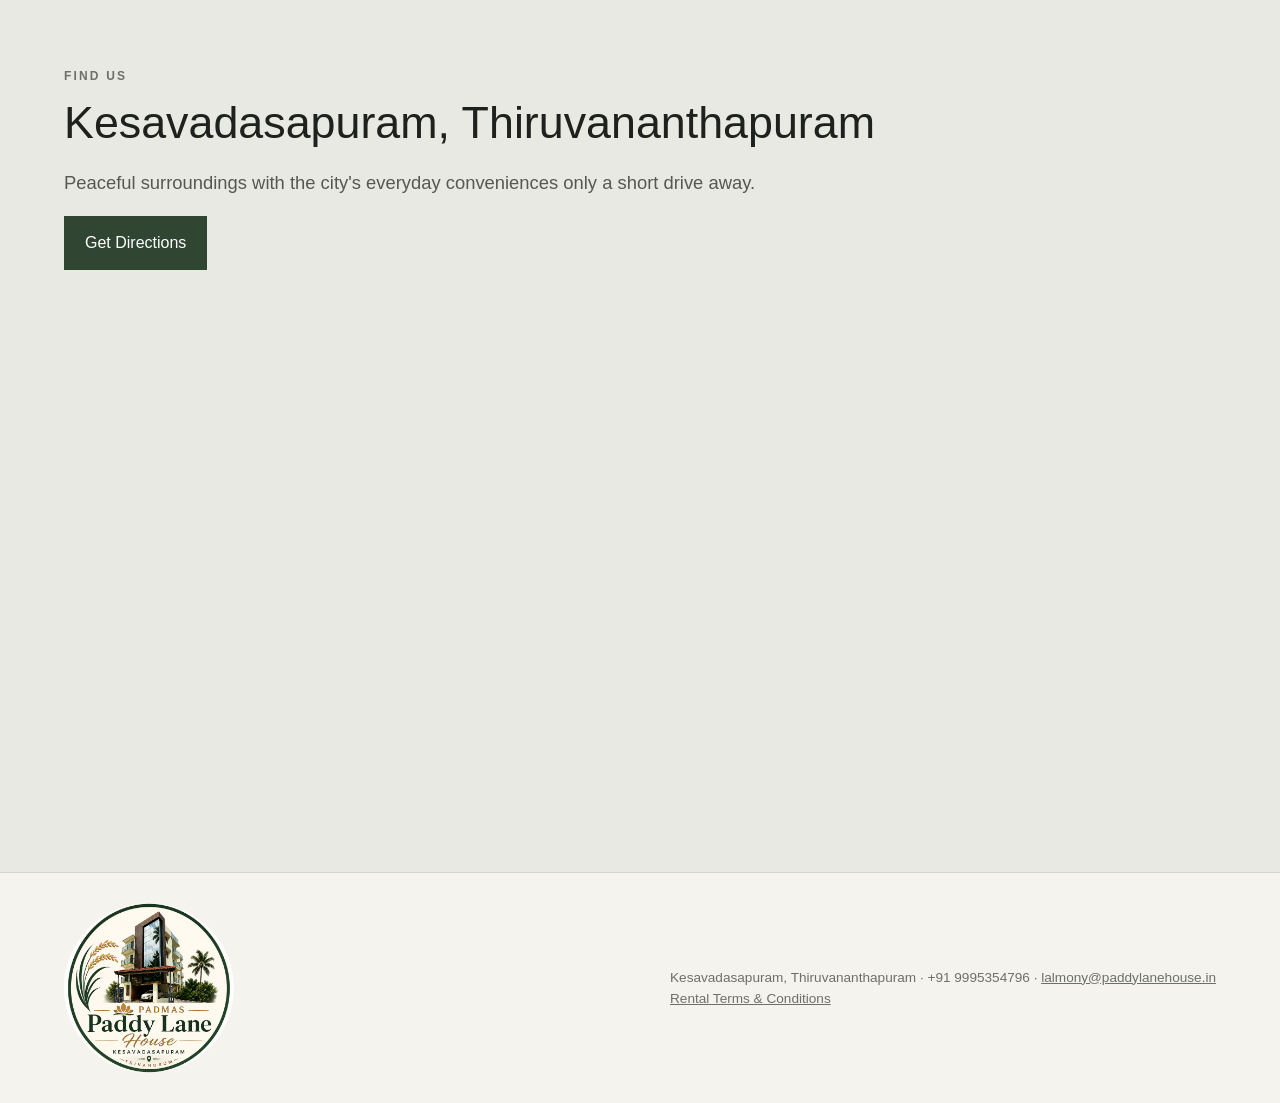
<file: contact.html>
<!doctype html>
<html lang="en">
<head><meta charset="utf-8"><meta name="viewport" content="width=device-width,initial-scale=1"><title>Contact — Paddy Lane House</title><link rel="stylesheet" href="styles.css"></head>
<body>
<header class="site-header"><a class="brand" href="/">Paddy Lane House<sup>PADMAS</sup></a><nav><a href="/">Home</a><a href="/apartments">Apartments</a><a href="/gallery">Gallery</a><a href="/amenities">Amenities</a><a class="active" href="/contact">Contact</a></nav></header>
<main>
<section class="page-hero"><div><p class="eyebrow">CONTACT</p><h1>Come see Paddy Lane House for yourself.</h1><p>Get in touch to check availability, ask about rent, or arrange a viewing.</p></div></section>
<section class="section"><div class="split contact-layout"><div><p class="eyebrow">ENQUIRE</p><h2>Tell us what you're looking for.</h2><p class="lead">Select an apartment type and send us your enquiry. We can provide current availability, rental details and viewing information.</p><div class="contact-details"><p><strong>Phone</strong><br><a class="text-link" href="tel:+919995354796">+91 9995354796</a></p><p><strong>Email</strong><br><a class="text-link" href="mailto:lalmony@paddylanehouse.in">lalmony@paddylanehouse.in</a></p><p><strong>Address</strong><br>Vayalarikathe, Devaswom Ln,<br>Kesavadasapuram, Thiruvananthapuram,<br>Kerala 695004</p></div></div>
<form class="enquiry-form" id="enquiry-form" action="https://formsubmit.co/ajax/360d2b03507c81aee6849895c45abd61" method="POST">
<p class="form-note">Before submitting an enquiry, please review our <a class="text-link" href="/terms">Rental Terms & Conditions</a>.</p>
<input type="hidden" name="_subject" value="New Paddy Lane House enquiry">
<input type="hidden" name="_captcha" value="false">
<input type="hidden" name="_template" value="table">
<label>Name<input name="name" required></label>
<label>Phone / WhatsApp<input name="phone" type="tel" required></label>
<label>Email<input name="email" type="email" required></label>
<label>Apartment Type<select name="apartment" id="apartment-select"><option value="">Select an apartment</option><option value="3-bedroom">3 Bedroom</option><option value="2-bedroom">2 Bedroom</option><option value="studio">Studio</option></select></label>
<label>Message<textarea name="message" rows="6" placeholder="Tell us what you'd like to know..."></textarea></label>
<button class="button" type="submit">Send Enquiry</button>
<p class="form-note" id="form-status">Your enquiry will be sent directly to Paddy Lane House.</p>
</form></div></section>
<section class="section intro"><div class="narrow"><p class="eyebrow">FIND US</p><h2>Kesavadasapuram, Thiruvananthapuram</h2><p>Peaceful surroundings with the city's everyday conveniences only a short drive away.</p><a class="button" href="https://maps.google.com/?q=8.5346559,76.9371368" target="_blank" rel="noopener">Get Directions</a></div><iframe class="map" src="https://www.google.com/maps?q=8.5346559,76.9371368&z=17&output=embed" loading="lazy"></iframe></section>
</main><footer><div><img class="footer-logo" src="images/user/logo.jpg" alt="PADMAS Paddy Lane House logo"></div><div>Kesavadasapuram, Thiruvananthapuram · +91 9995354796 · <a href="mailto:lalmony@paddylanehouse.in">lalmony@paddylanehouse.in</a><br><a href="/terms">Rental Terms & Conditions</a></div></footer><script src="script.js"></script></body></html>
</file>
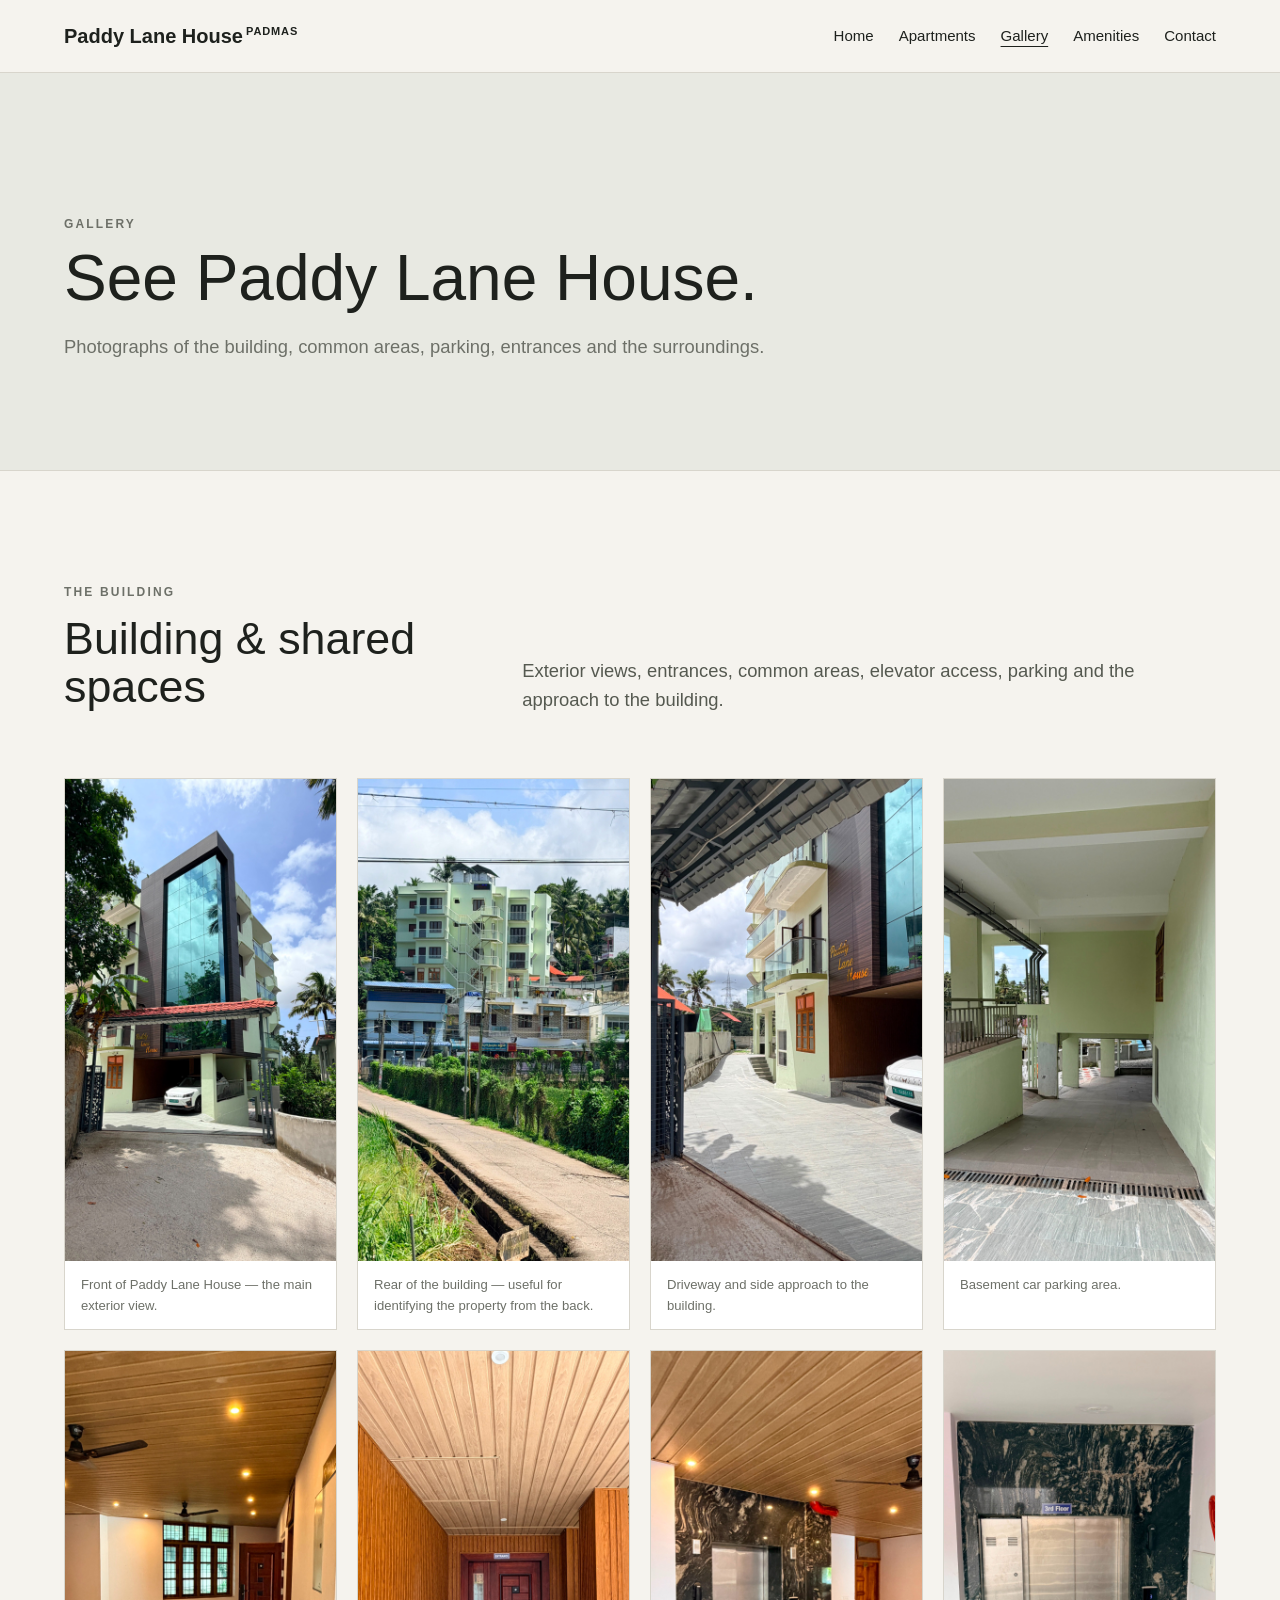
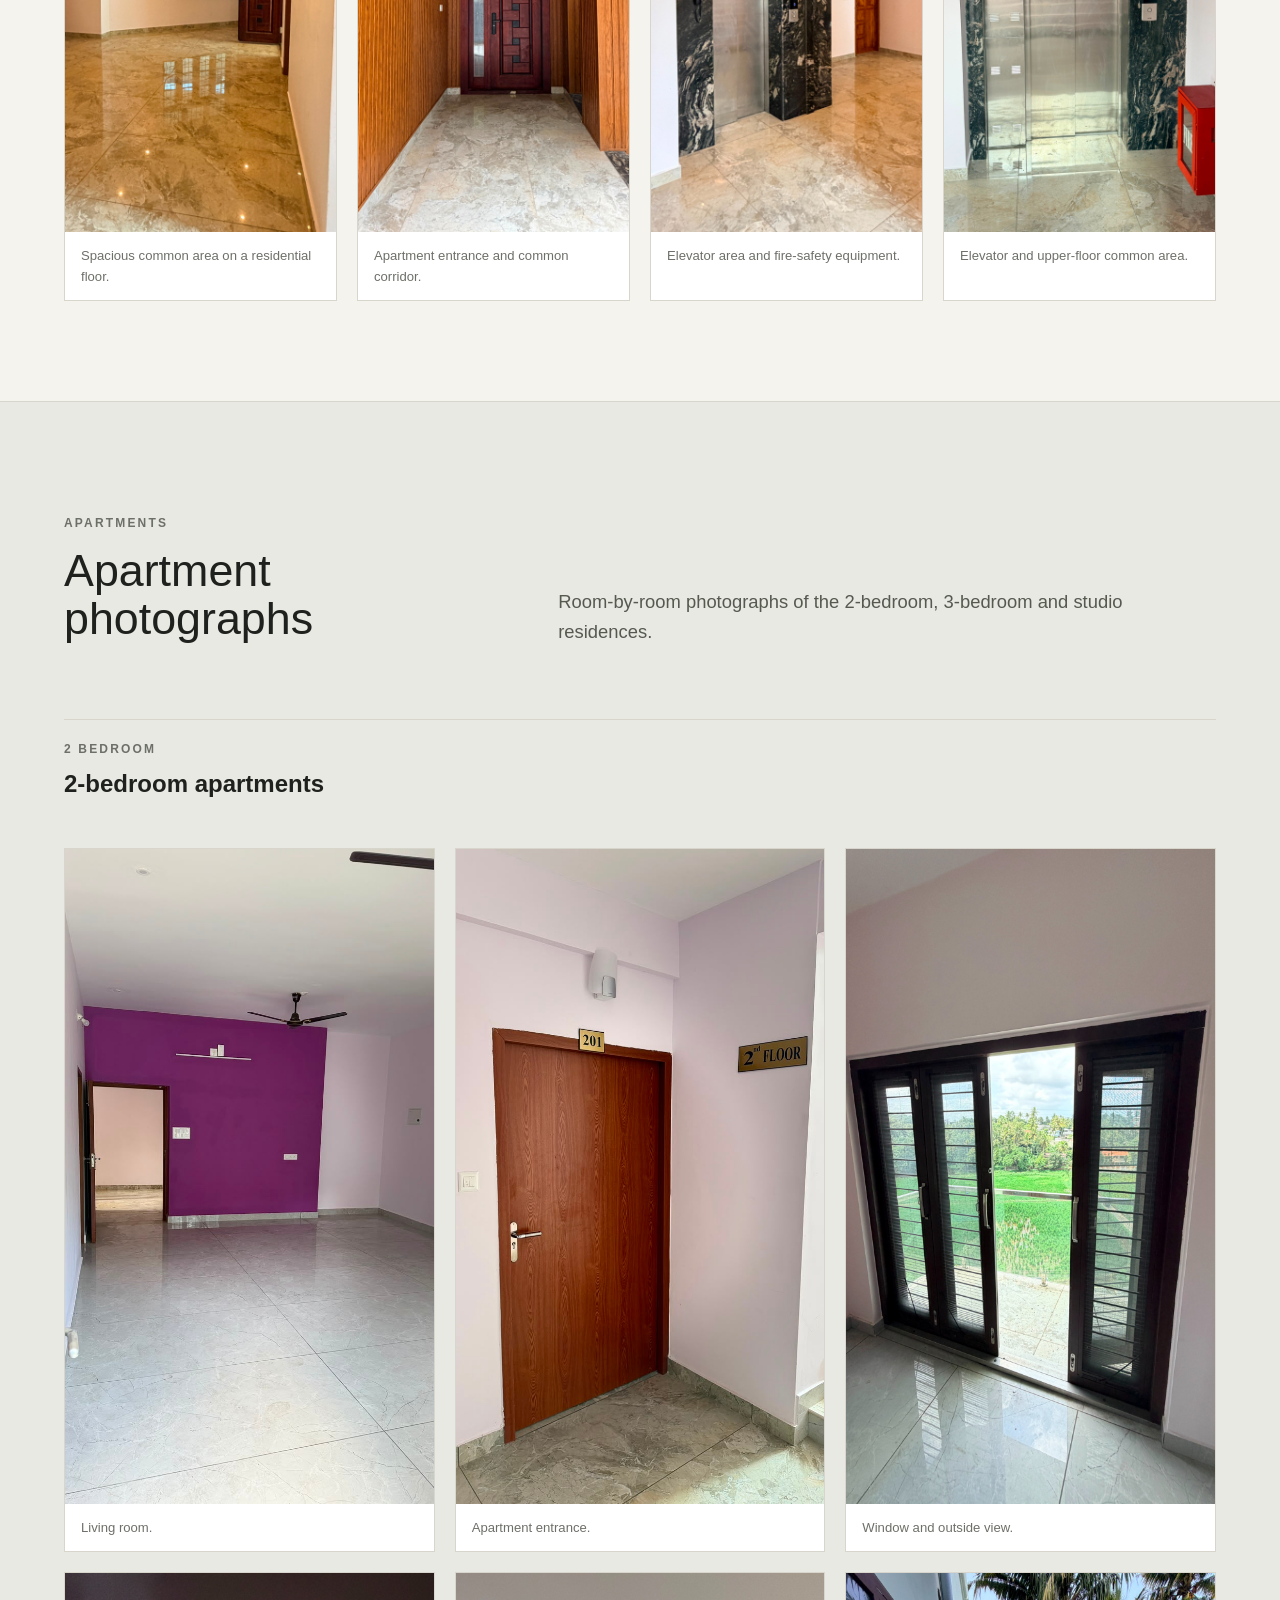
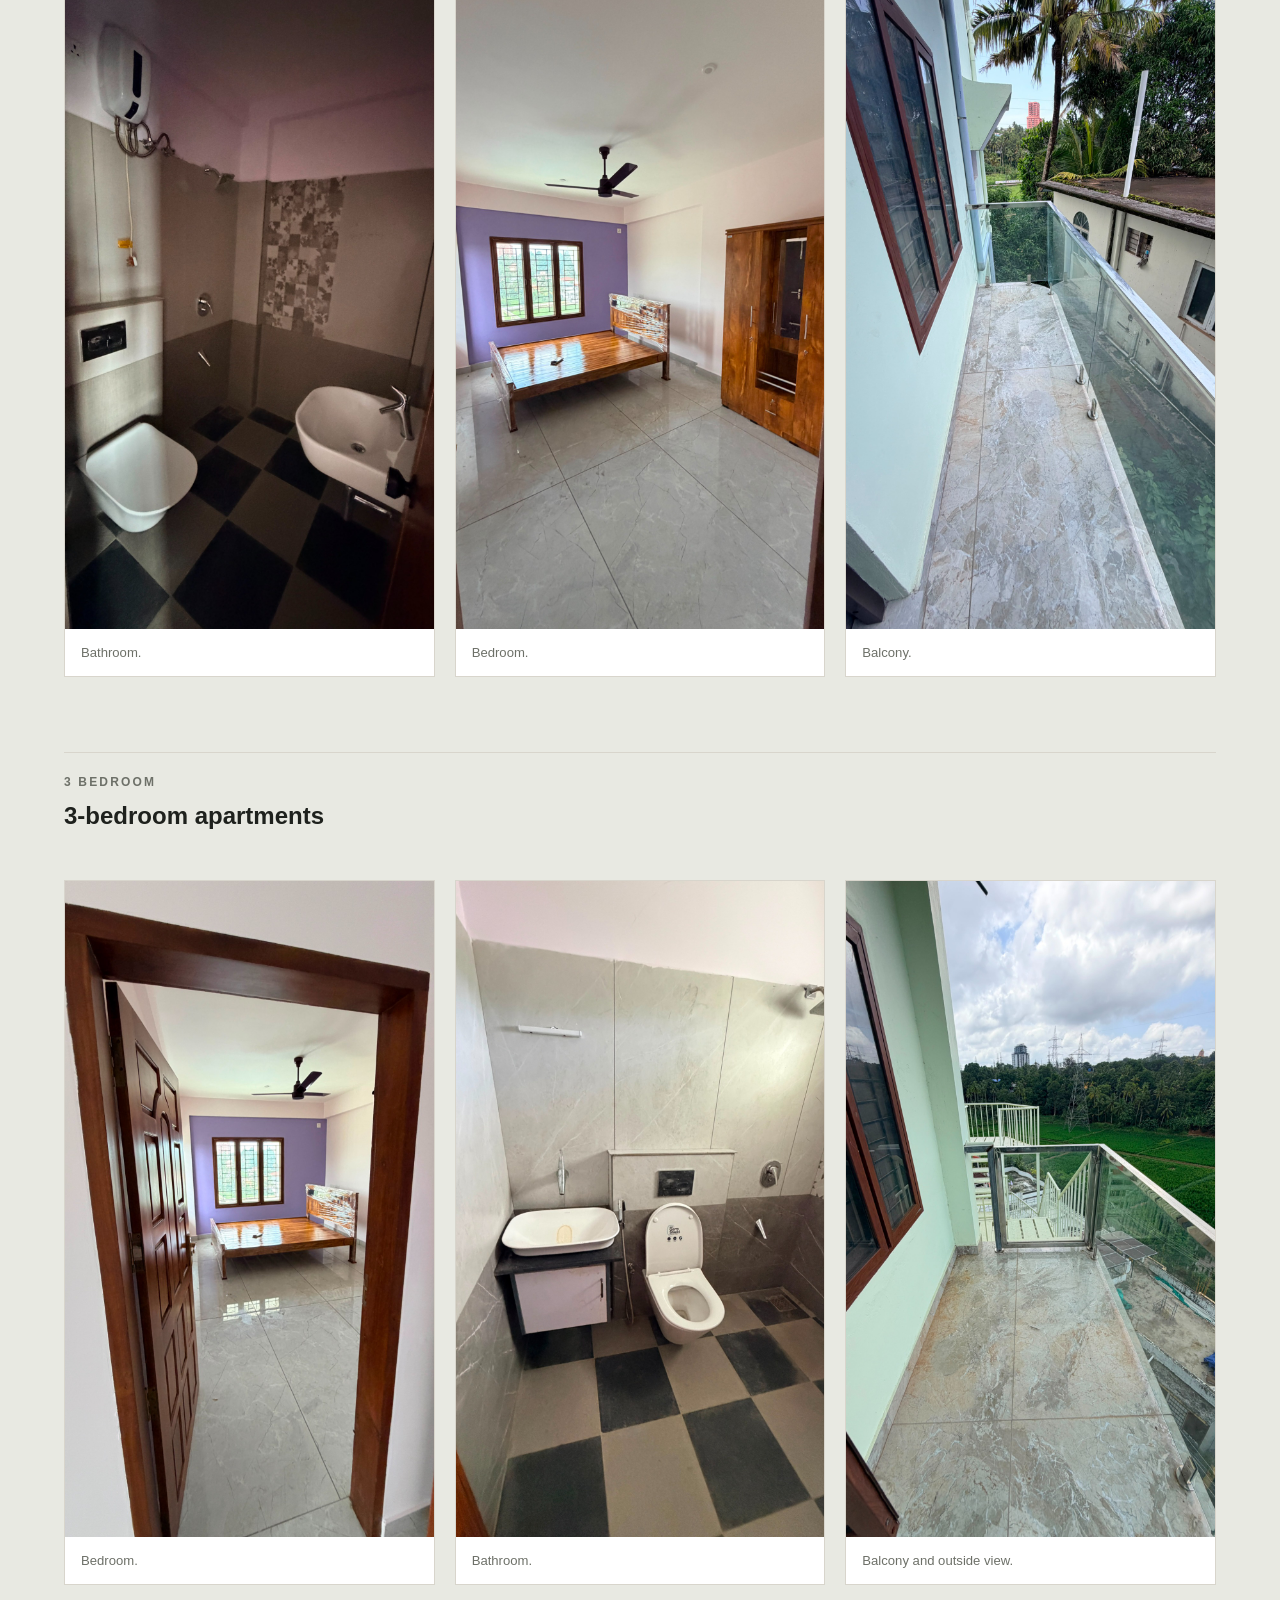
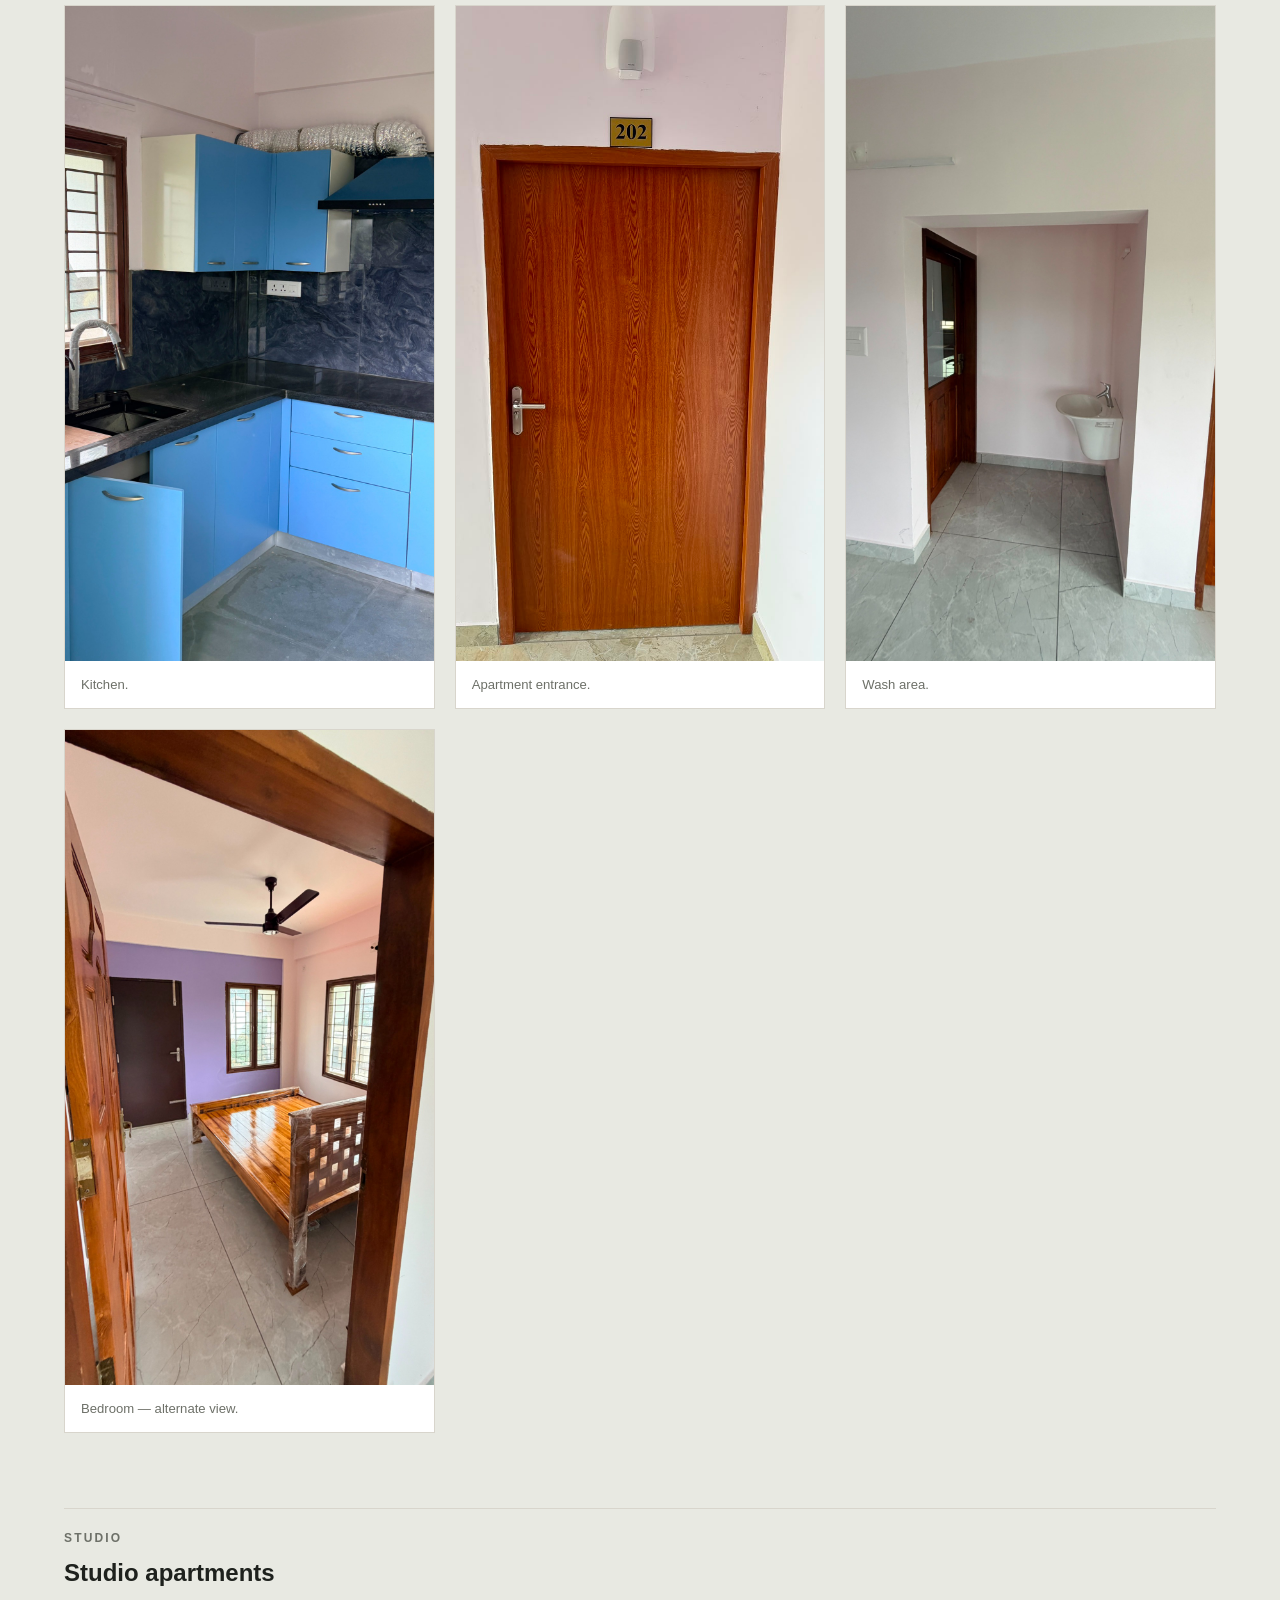
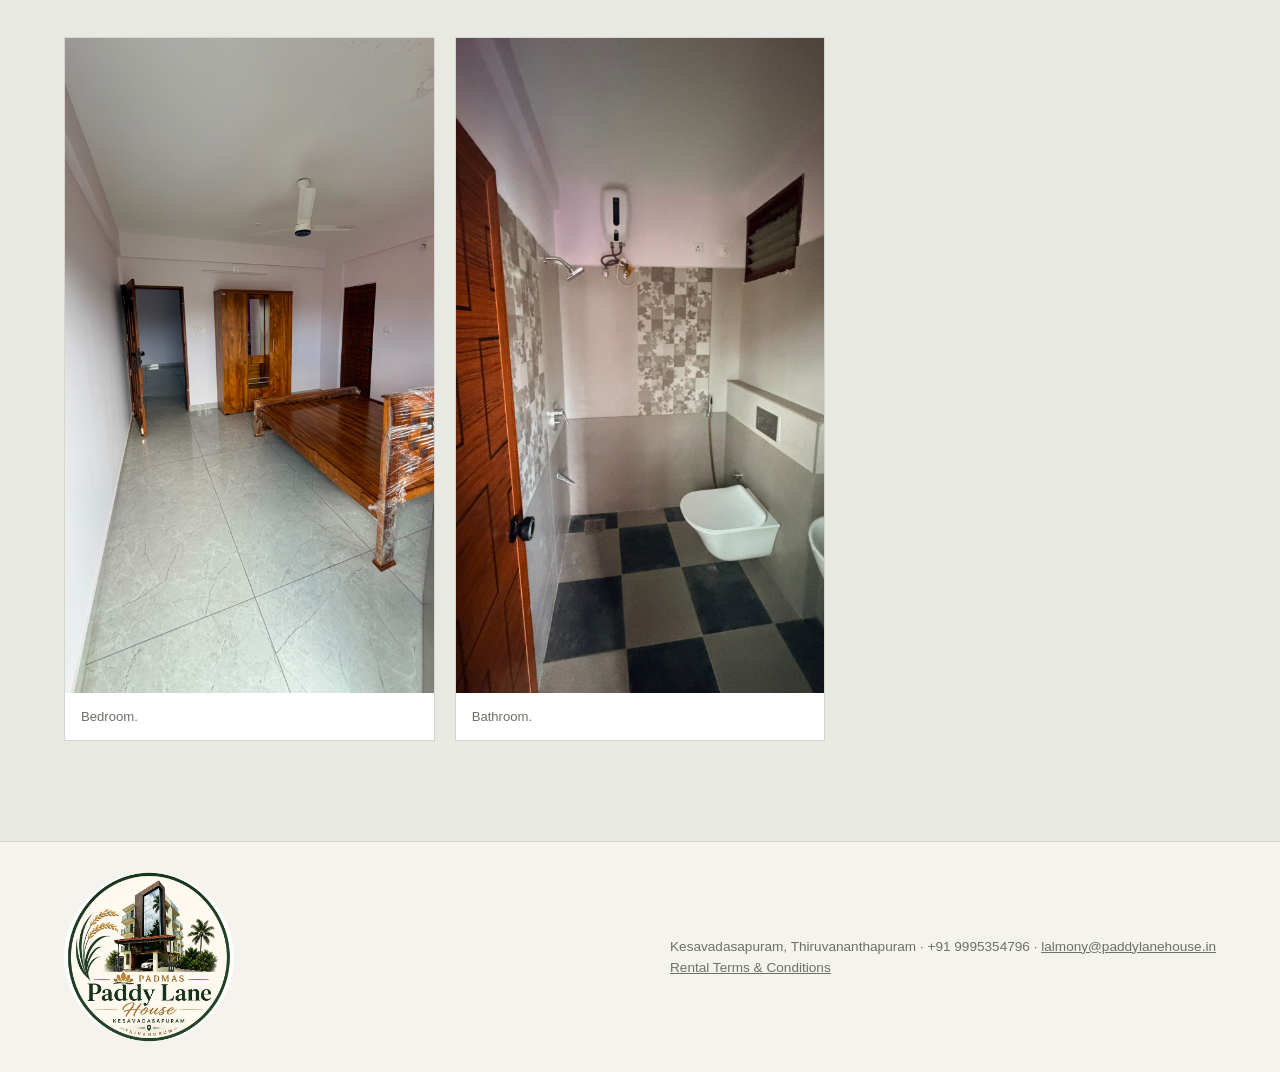
<file: gallery.html>
<!doctype html>
<html lang="en">
<head><meta charset="utf-8"><meta name="viewport" content="width=device-width,initial-scale=1"><title>Gallery — Paddy Lane House</title><link rel="stylesheet" href="styles.css"></head>
<body>
<header class="site-header"><a class="brand" href="/">Paddy Lane House<sup>PADMAS</sup></a><nav><a href="/">Home</a><a href="/apartments">Apartments</a><a class="active" href="/gallery">Gallery</a><a href="/amenities">Amenities</a><a href="/contact">Contact</a></nav></header>
<main>
<section class="page-hero"><div><p class="eyebrow">GALLERY</p><h1>See Paddy Lane House.</h1><p>Photographs of the building, common areas, parking, entrances and the surroundings.</p></div></section>

<section class="section gallery-section"><div class="section-head"><div><p class="eyebrow">THE BUILDING</p><h2>Building & shared spaces</h2></div><p class="lead">Exterior views, entrances, common areas, elevator access, parking and the approach to the building.</p></div><div class="photo-grid photo-grid-large">
<figure><img src="images/user/front-exterior.jpg" alt="Front of Paddy Lane House"><figcaption>Front of Paddy Lane House — the main exterior view.</figcaption></figure>
<figure><img src="images/user/exterior.jpeg" alt="Back of Paddy Lane House"><figcaption>Rear of the building — useful for identifying the property from the back.</figcaption></figure>
<figure><img src="images/user/front-driveway.jpg" alt="Driveway and side approach to Paddy Lane House"><figcaption>Driveway and side approach to the building.</figcaption></figure>
<figure><img src="images/user/basement-parking.jpg" alt="Basement parking area"><figcaption>Basement car parking area.</figcaption></figure>
<figure><img src="images/user/common-area.jpg" alt="Common area inside Paddy Lane House"><figcaption>Spacious common area on a residential floor.</figcaption></figure>
<figure><img src="images/user/entrance.jpg" alt="Apartment entrance corridor"><figcaption>Apartment entrance and common corridor.</figcaption></figure>
<figure><img src="images/user/elevator-fire-safety.jpg" alt="Elevator and fire safety equipment"><figcaption>Elevator area and fire-safety equipment.</figcaption></figure>
<figure><img src="images/user/elevator.jpeg" alt="Elevator and upper-floor common area"><figcaption>Elevator and upper-floor common area.</figcaption></figure>
</div></section>

<section class="section gallery-section alt"><div class="section-head"><div><p class="eyebrow">APARTMENTS</p><h2>Apartment photographs</h2></div><p class="lead">Room-by-room photographs of the 2-bedroom, 3-bedroom and studio residences.</p></div><div class="apartment-photo-groups">
<div class="apartment-photo-group"><div class="group-heading"><p class="eyebrow">2 BEDROOM</p><h3>2-bedroom apartments</h3></div><div class="photo-grid">
<figure><img src="images/apartments/2bed-06-living-room.jpeg" alt="2-bedroom apartment living room"><figcaption>Living room.</figcaption></figure>
<figure><img src="images/apartments/2bed-01-entrance-201.jpeg" alt="2-bedroom apartment entrance"><figcaption>Apartment entrance.</figcaption></figure>
<figure><img src="images/apartments/2bed-02-window-view.jpeg" alt="2-bedroom apartment window view"><figcaption>Window and outside view.</figcaption></figure>
<figure><img src="images/apartments/2bed-03-bathroom.jpeg" alt="2-bedroom apartment bathroom"><figcaption>Bathroom.</figcaption></figure>
<figure><img src="images/apartments/2bed-04-bedroom.jpeg" alt="2-bedroom apartment bedroom"><figcaption>Bedroom.</figcaption></figure>
<figure><img src="images/apartments/2bed-05-balcony.jpeg" alt="2-bedroom apartment balcony"><figcaption>Balcony.</figcaption></figure>
</div></div>
<div class="apartment-photo-group"><div class="group-heading"><p class="eyebrow">3 BEDROOM</p><h3>3-bedroom apartments</h3></div><div class="photo-grid">
<figure><img src="images/apartments/3bed-01-bedroom.jpeg" alt="3-bedroom apartment bedroom"><figcaption>Bedroom.</figcaption></figure>
<figure><img src="images/apartments/3bed-02-bathroom.jpeg" alt="3-bedroom apartment bathroom"><figcaption>Bathroom.</figcaption></figure>
<figure><img src="images/apartments/3bed-03-balcony.jpeg" alt="3-bedroom apartment balcony"><figcaption>Balcony and outside view.</figcaption></figure>
<figure><img src="images/apartments/3bed-04-kitchen.jpeg" alt="3-bedroom apartment kitchen"><figcaption>Kitchen.</figcaption></figure>
<figure><img src="images/apartments/3bed-05-entrance-202.jpeg" alt="3-bedroom apartment entrance"><figcaption>Apartment entrance.</figcaption></figure>
<figure><img src="images/apartments/3bed-06-wash-area.jpeg" alt="3-bedroom apartment wash area"><figcaption>Wash area.</figcaption></figure>
<figure><img src="images/apartments/3bed-07-bedroom-alt.jpeg" alt="3-bedroom apartment bedroom alternate view"><figcaption>Bedroom — alternate view.</figcaption></figure>
</div></div>
<div class="apartment-photo-group"><div class="group-heading"><p class="eyebrow">STUDIO</p><h3>Studio apartments</h3></div><div class="photo-grid">
<figure><img src="images/apartments/studio-02-bedroom.jpeg" alt="Studio apartment bedroom"><figcaption>Bedroom.</figcaption></figure>
<figure><img src="images/apartments/studio-01-bathroom.jpeg" alt="Studio apartment bathroom"><figcaption>Bathroom.</figcaption></figure>
</div></div>
</div></section>


</main>
<footer><div><img class="footer-logo" src="images/user/logo.jpg" alt="PADMAS Paddy Lane House logo"></div><div>Kesavadasapuram, Thiruvananthapuram · +91 9995354796 · <a href="mailto:lalmony@paddylanehouse.in">lalmony@paddylanehouse.in</a><br><a href="/terms">Rental Terms & Conditions</a></div></footer>
</body></html>
</file>
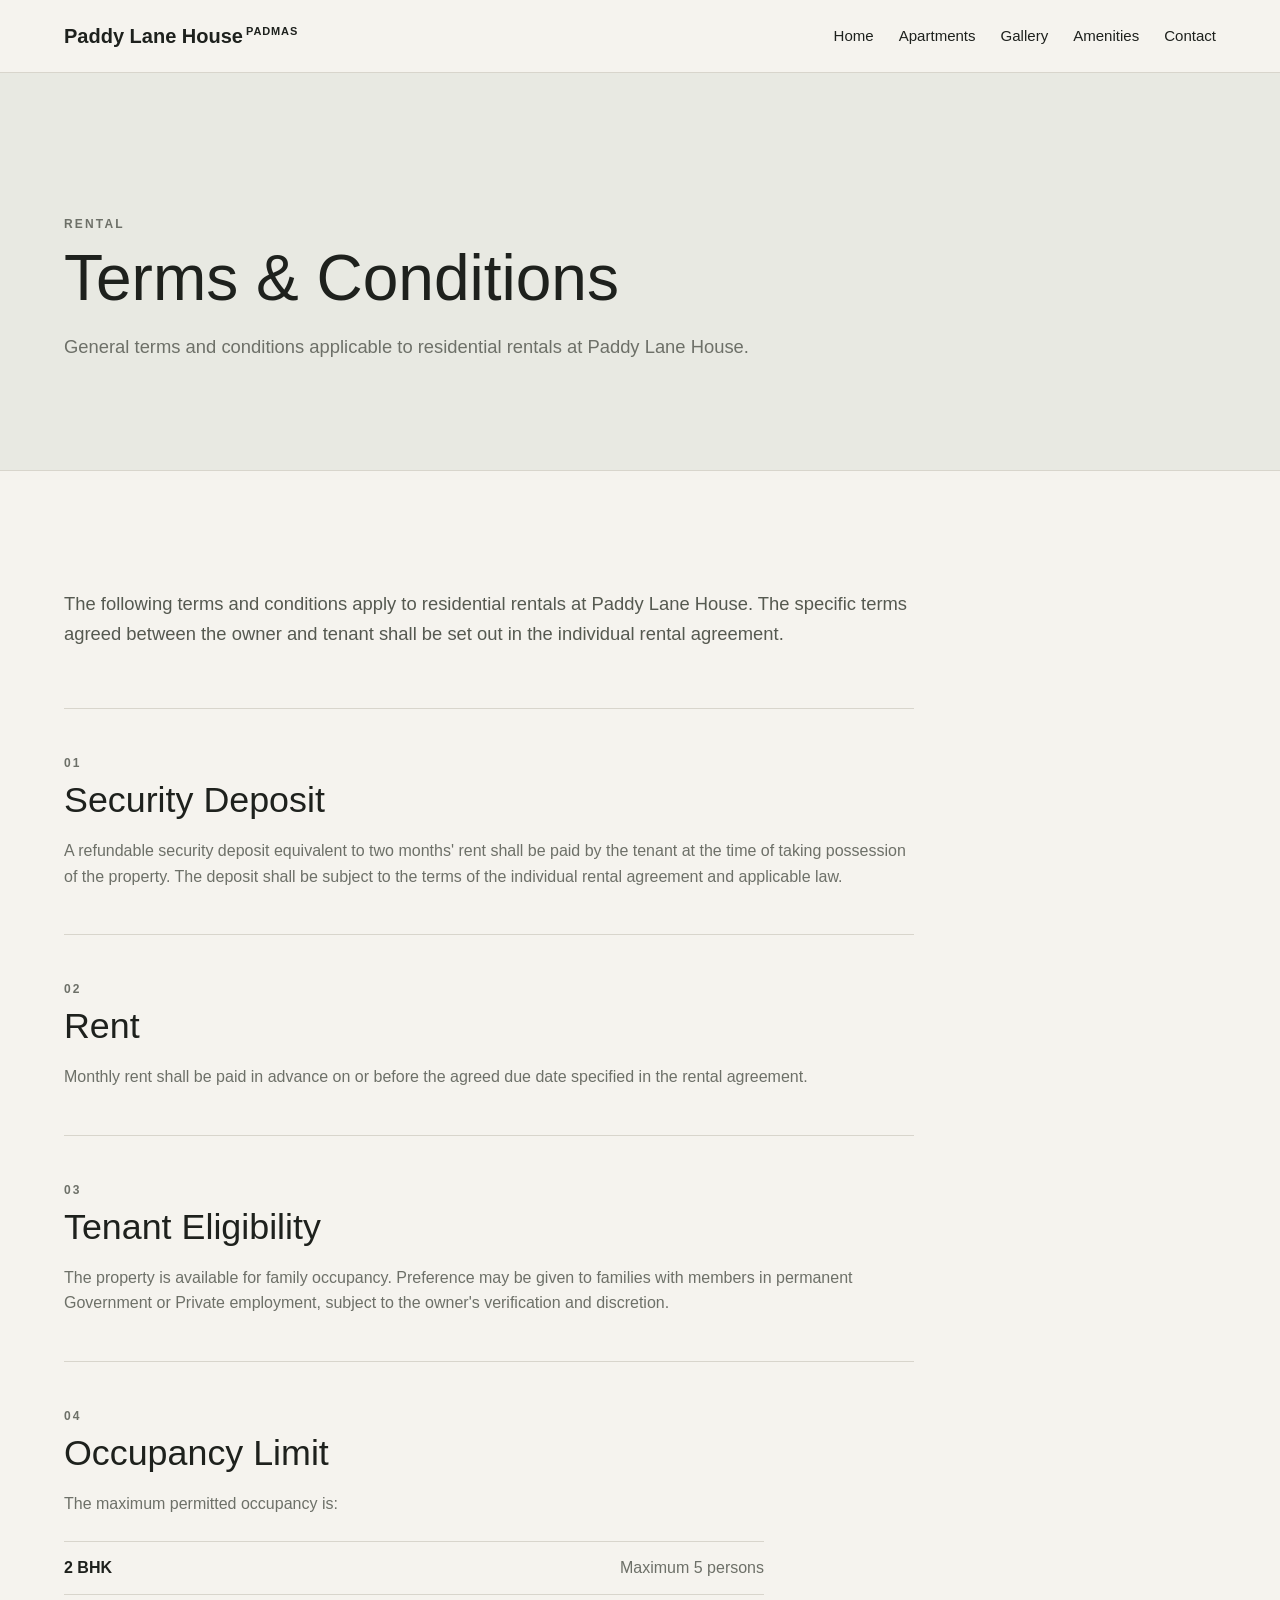
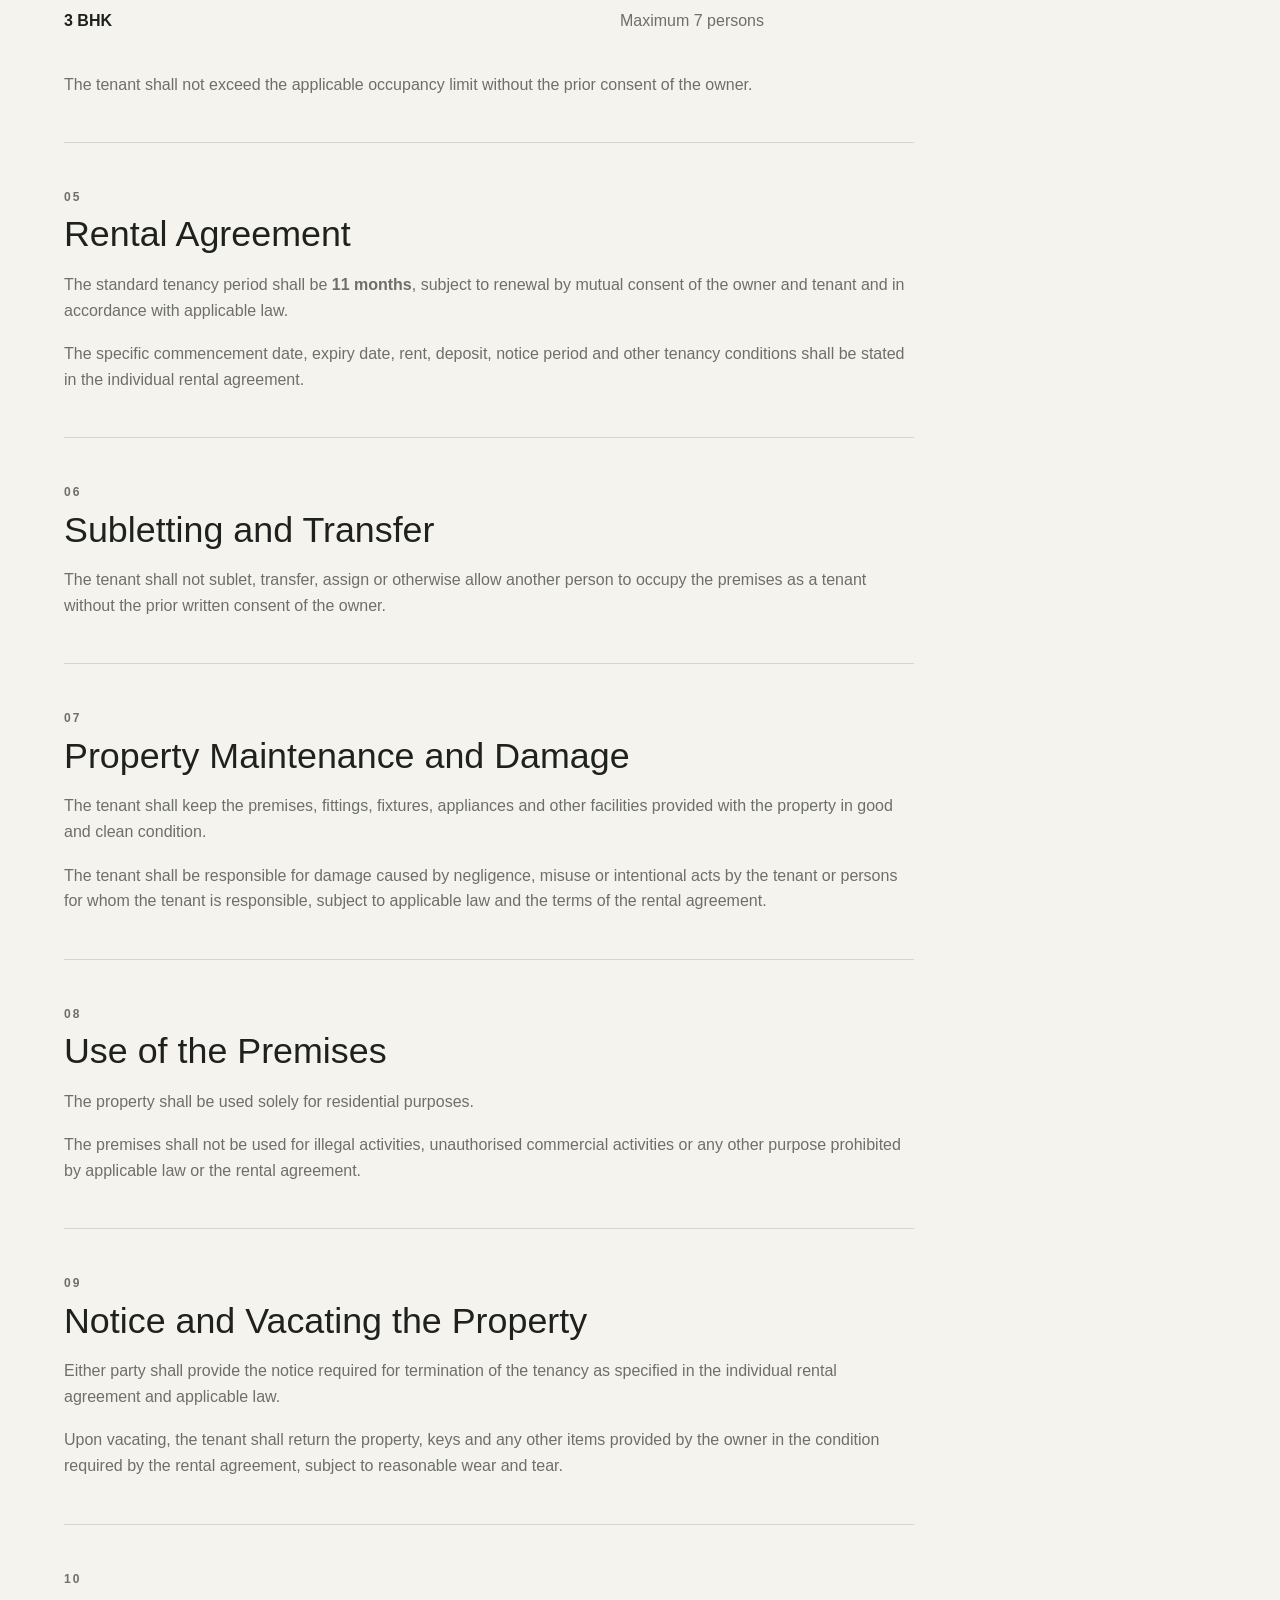
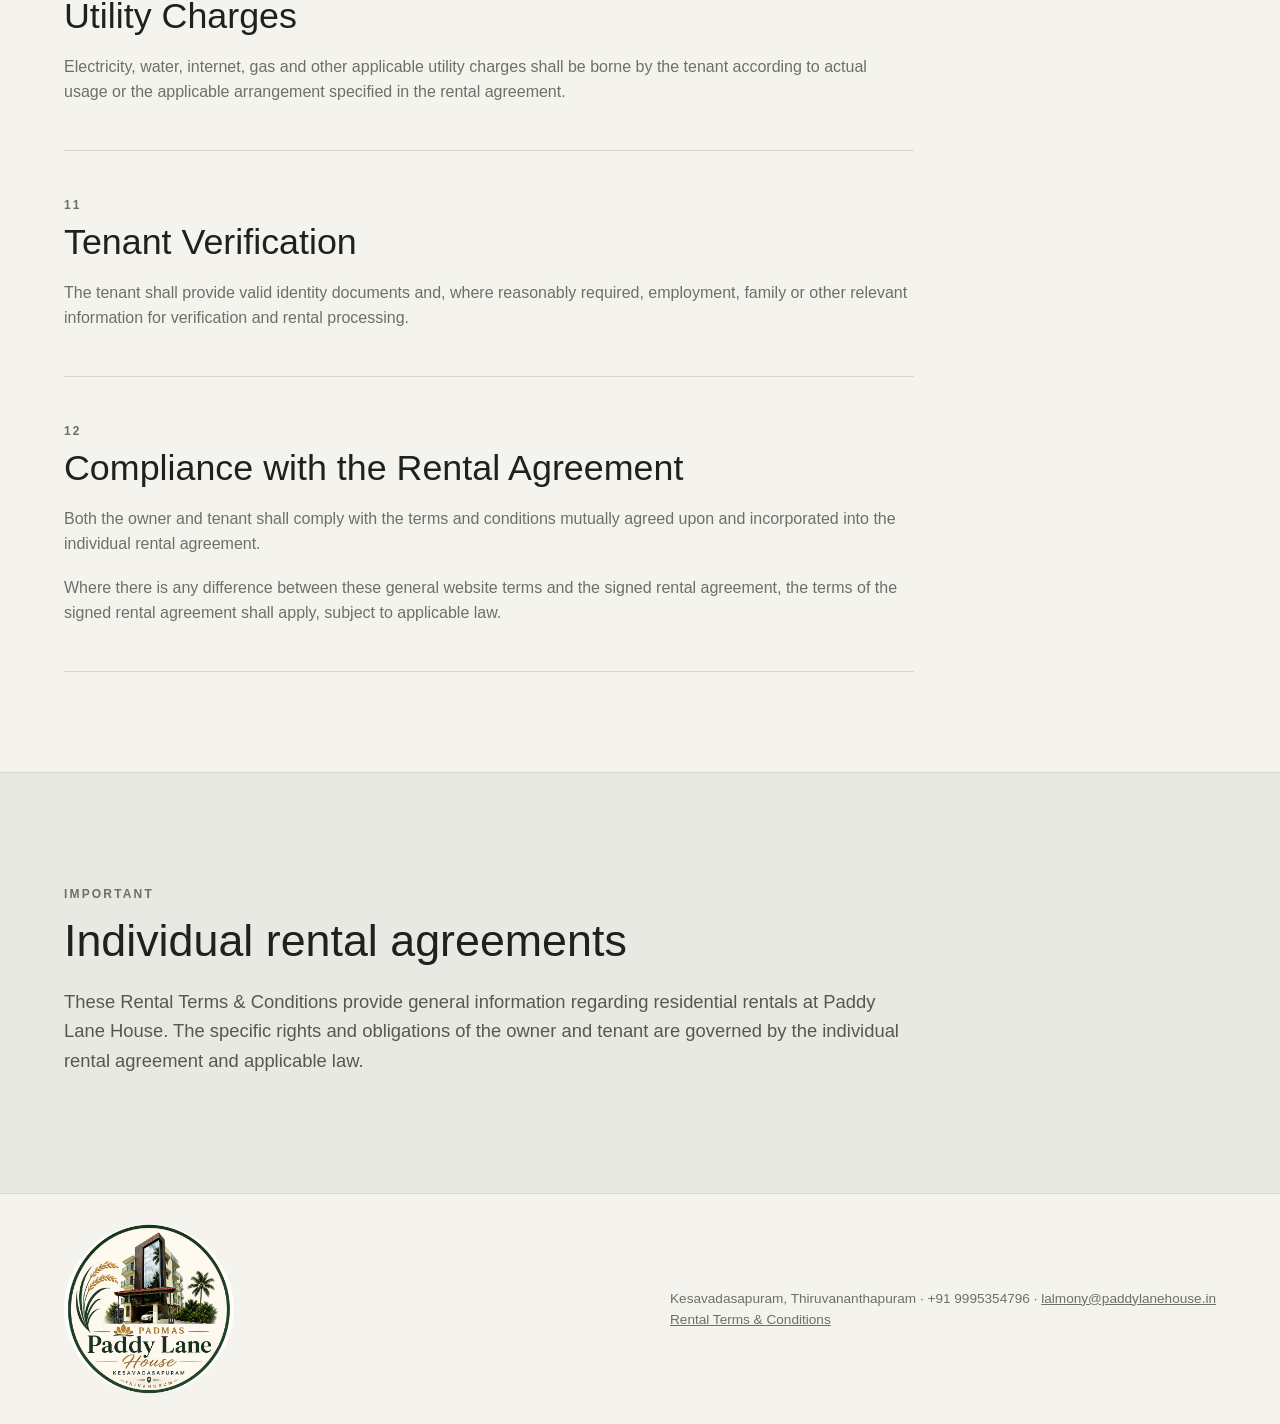
<file: terms.html>
<!doctype html>
<html lang="en">
<head><meta charset="utf-8"><meta name="viewport" content="width=device-width,initial-scale=1"><title>Rental Terms & Conditions — Paddy Lane House</title><link rel="stylesheet" href="styles.css"></head>
<body>
<header class="site-header"><a class="brand" href="/">Paddy Lane House<sup>PADMAS</sup></a><nav><a href="/">Home</a><a href="/apartments">Apartments</a><a href="/gallery">Gallery</a><a href="/amenities">Amenities</a><a href="/contact">Contact</a></nav></header>
<main>
<section class="page-hero"><div><p class="eyebrow">RENTAL</p><h1>Terms & Conditions</h1><p>General terms and conditions applicable to residential rentals at Paddy Lane House.</p></div></section>
<section class="section"><div class="narrow">
<p class="lead">The following terms and conditions apply to residential rentals at Paddy Lane House. The specific terms agreed between the owner and tenant shall be set out in the individual rental agreement.</p>
<div class="terms-list">
<article class="terms-item"><p class="eyebrow">01</p><h2>Security Deposit</h2><p>A refundable security deposit equivalent to two months' rent shall be paid by the tenant at the time of taking possession of the property. The deposit shall be subject to the terms of the individual rental agreement and applicable law.</p></article>
<article class="terms-item"><p class="eyebrow">02</p><h2>Rent</h2><p>Monthly rent shall be paid in advance on or before the agreed due date specified in the rental agreement.</p></article>
<article class="terms-item"><p class="eyebrow">03</p><h2>Tenant Eligibility</h2><p>The property is available for family occupancy. Preference may be given to families with members in permanent Government or Private employment, subject to the owner's verification and discretion.</p></article>
<article class="terms-item"><p class="eyebrow">04</p><h2>Occupancy Limit</h2><p>The maximum permitted occupancy is:</p><ul class="clean-list"><li><strong>2 BHK</strong><span>Maximum 5 persons</span></li><li><strong>3 BHK</strong><span>Maximum 7 persons</span></li></ul><p>The tenant shall not exceed the applicable occupancy limit without the prior consent of the owner.</p></article>
<article class="terms-item"><p class="eyebrow">05</p><h2>Rental Agreement</h2><p>The standard tenancy period shall be <strong>11 months</strong>, subject to renewal by mutual consent of the owner and tenant and in accordance with applicable law.</p><p>The specific commencement date, expiry date, rent, deposit, notice period and other tenancy conditions shall be stated in the individual rental agreement.</p></article>
<article class="terms-item"><p class="eyebrow">06</p><h2>Subletting and Transfer</h2><p>The tenant shall not sublet, transfer, assign or otherwise allow another person to occupy the premises as a tenant without the prior written consent of the owner.</p></article>
<article class="terms-item"><p class="eyebrow">07</p><h2>Property Maintenance and Damage</h2><p>The tenant shall keep the premises, fittings, fixtures, appliances and other facilities provided with the property in good and clean condition.</p><p>The tenant shall be responsible for damage caused by negligence, misuse or intentional acts by the tenant or persons for whom the tenant is responsible, subject to applicable law and the terms of the rental agreement.</p></article>
<article class="terms-item"><p class="eyebrow">08</p><h2>Use of the Premises</h2><p>The property shall be used solely for residential purposes.</p><p>The premises shall not be used for illegal activities, unauthorised commercial activities or any other purpose prohibited by applicable law or the rental agreement.</p></article>
<article class="terms-item"><p class="eyebrow">09</p><h2>Notice and Vacating the Property</h2><p>Either party shall provide the notice required for termination of the tenancy as specified in the individual rental agreement and applicable law.</p><p>Upon vacating, the tenant shall return the property, keys and any other items provided by the owner in the condition required by the rental agreement, subject to reasonable wear and tear.</p></article>
<article class="terms-item"><p class="eyebrow">10</p><h2>Utility Charges</h2><p>Electricity, water, internet, gas and other applicable utility charges shall be borne by the tenant according to actual usage or the applicable arrangement specified in the rental agreement.</p></article>
<article class="terms-item"><p class="eyebrow">11</p><h2>Tenant Verification</h2><p>The tenant shall provide valid identity documents and, where reasonably required, employment, family or other relevant information for verification and rental processing.</p></article>
<article class="terms-item"><p class="eyebrow">12</p><h2>Compliance with the Rental Agreement</h2><p>Both the owner and tenant shall comply with the terms and conditions mutually agreed upon and incorporated into the individual rental agreement.</p><p>Where there is any difference between these general website terms and the signed rental agreement, the terms of the signed rental agreement shall apply, subject to applicable law.</p></article>
</div>
</div></section>
<section class="section intro"><div class="narrow"><p class="eyebrow">IMPORTANT</p><h2>Individual rental agreements</h2><p>These Rental Terms & Conditions provide general information regarding residential rentals at Paddy Lane House. The specific rights and obligations of the owner and tenant are governed by the individual rental agreement and applicable law.</p></div></section>
</main>
<footer><div><img class="footer-logo" src="images/user/logo.jpg" alt="PADMAS Paddy Lane House logo"></div><div>Kesavadasapuram, Thiruvananthapuram · +91 9995354796 · <a href="mailto:lalmony@paddylanehouse.in">lalmony@paddylanehouse.in</a><br><a href="/terms">Rental Terms & Conditions</a></div></footer>
</body>
</html>
</file>
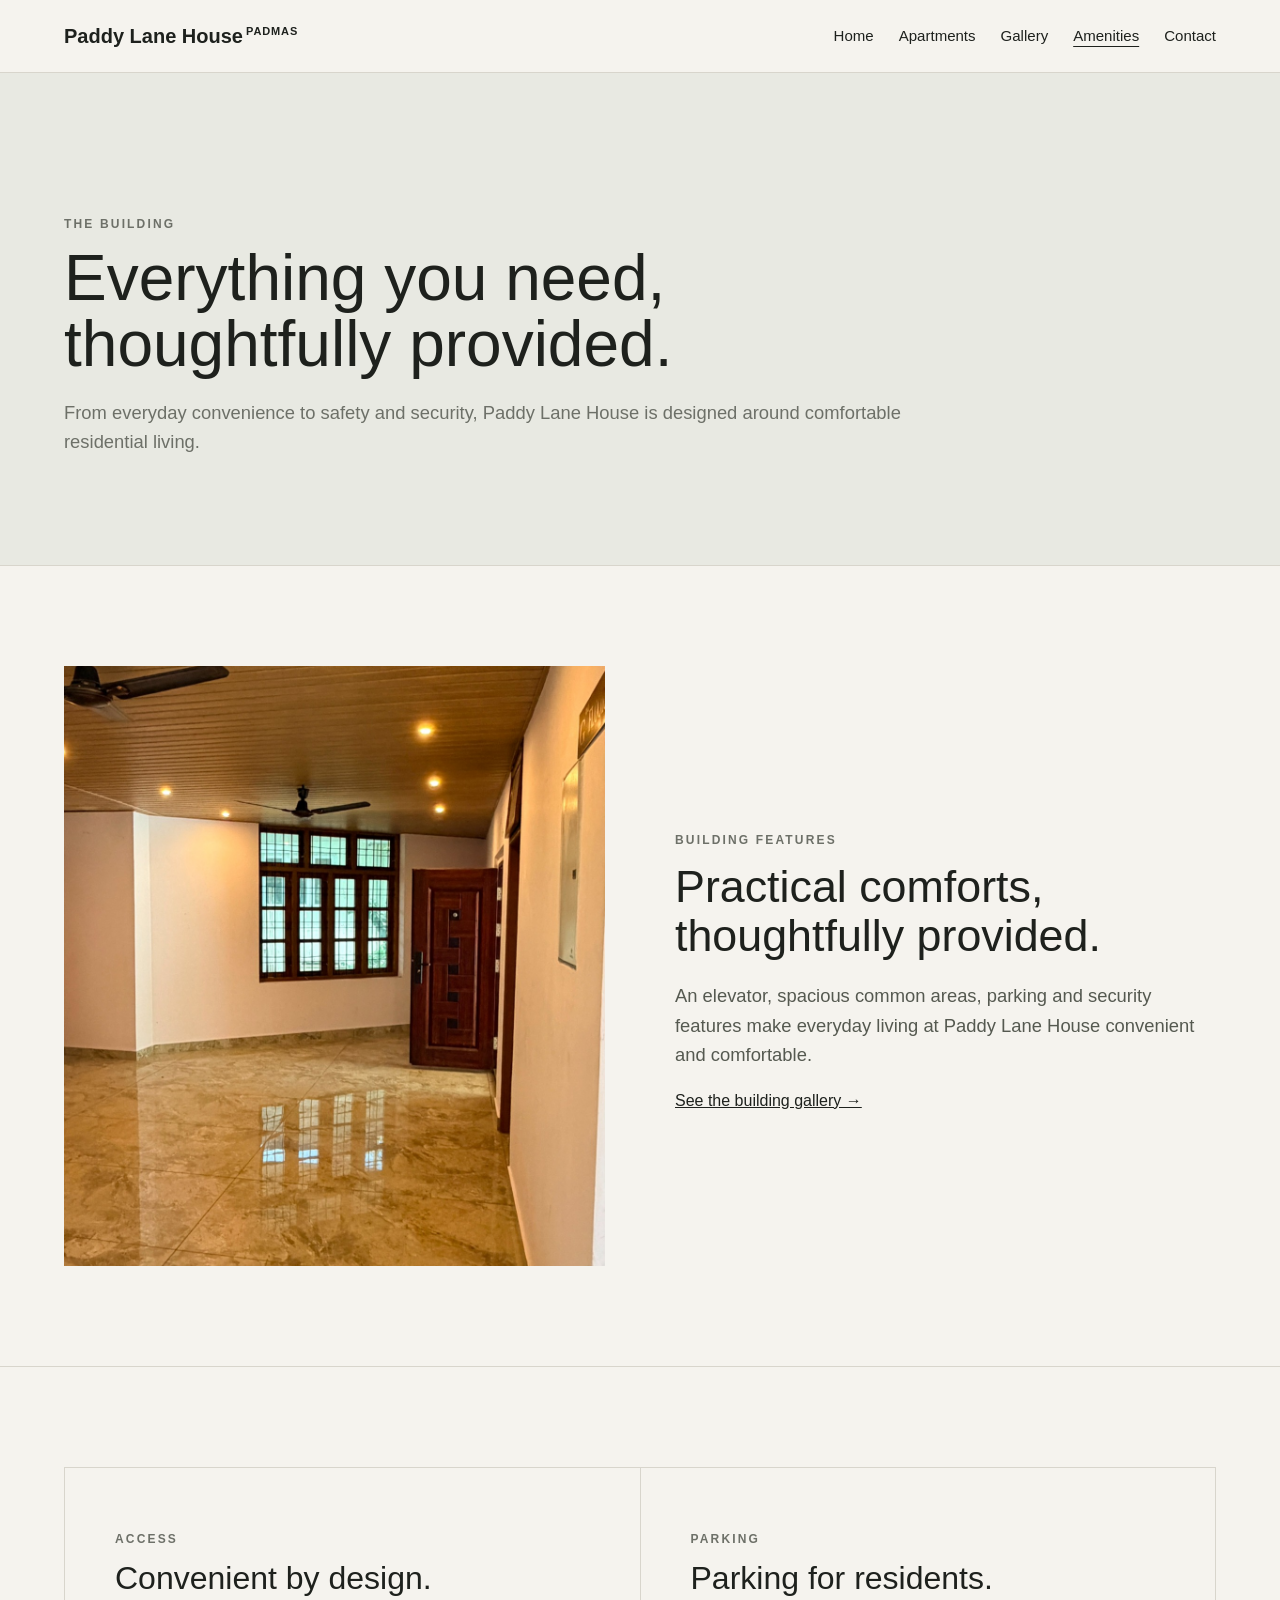
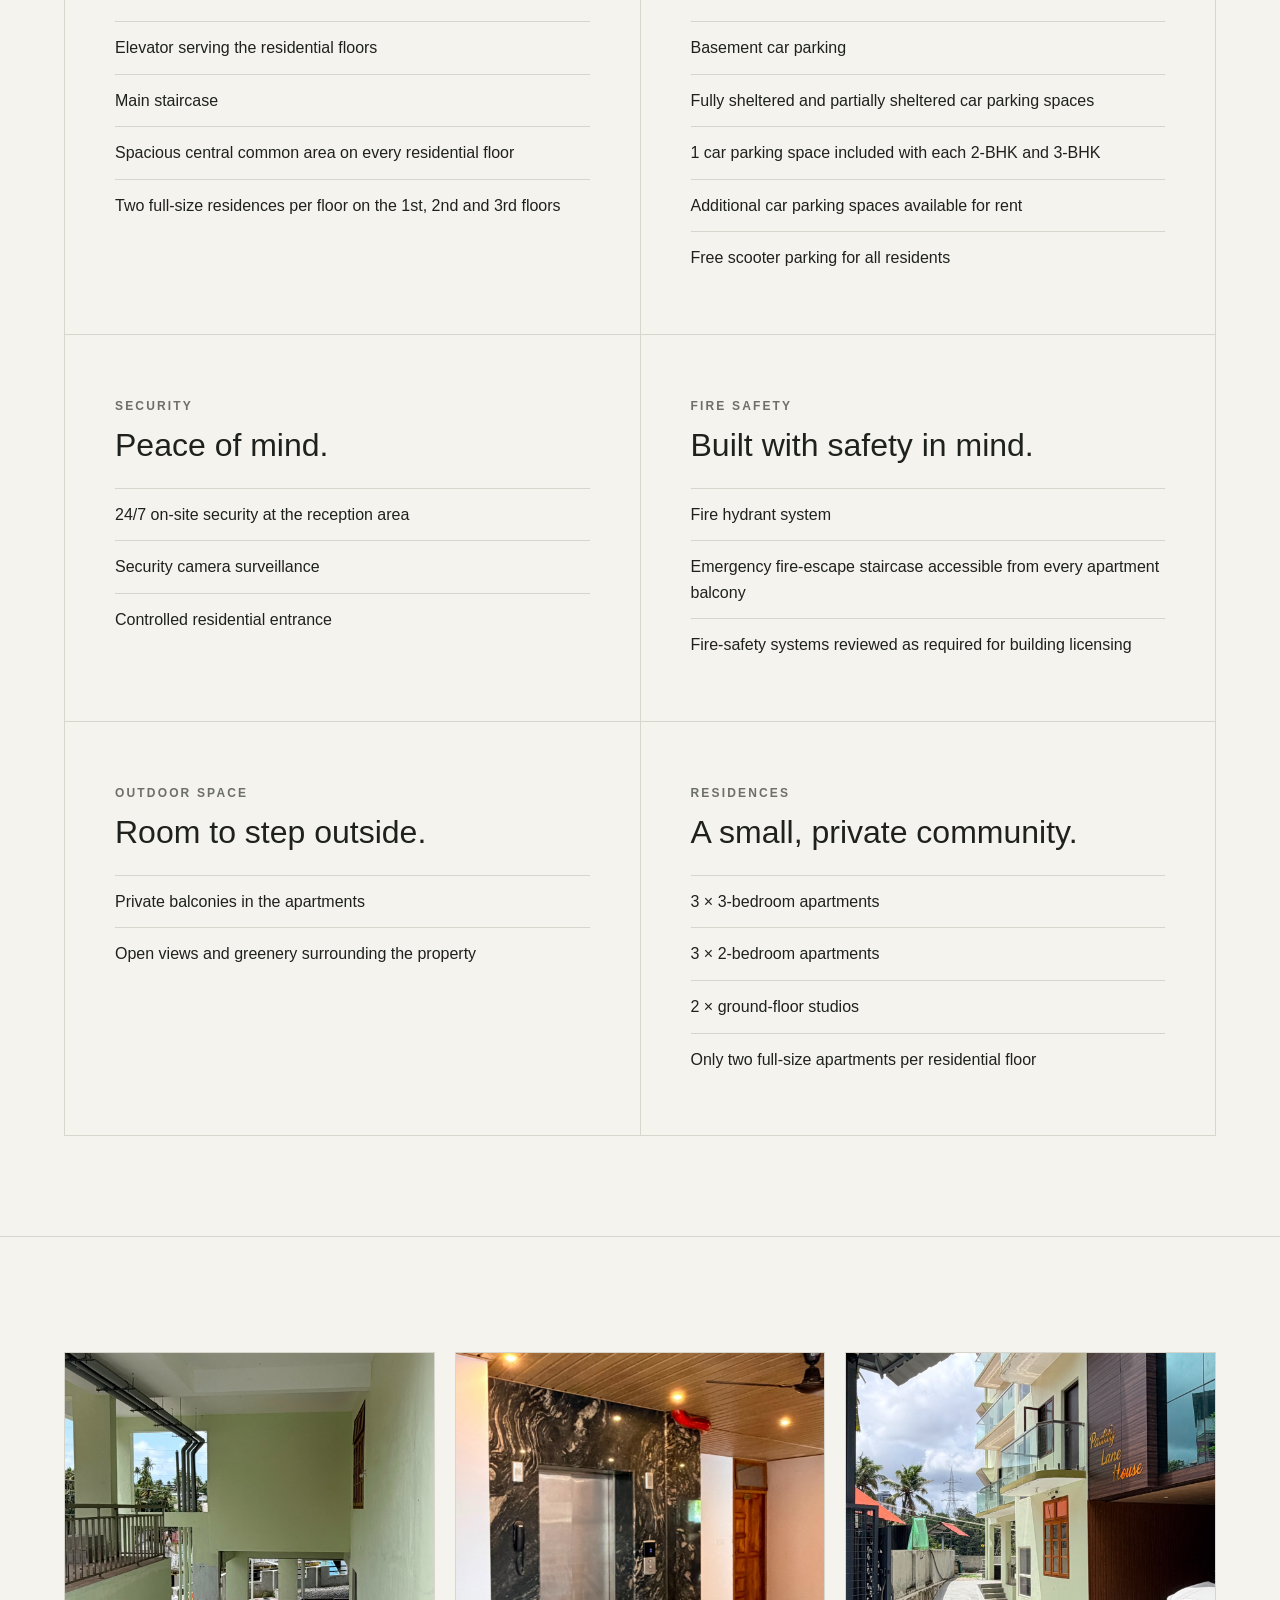
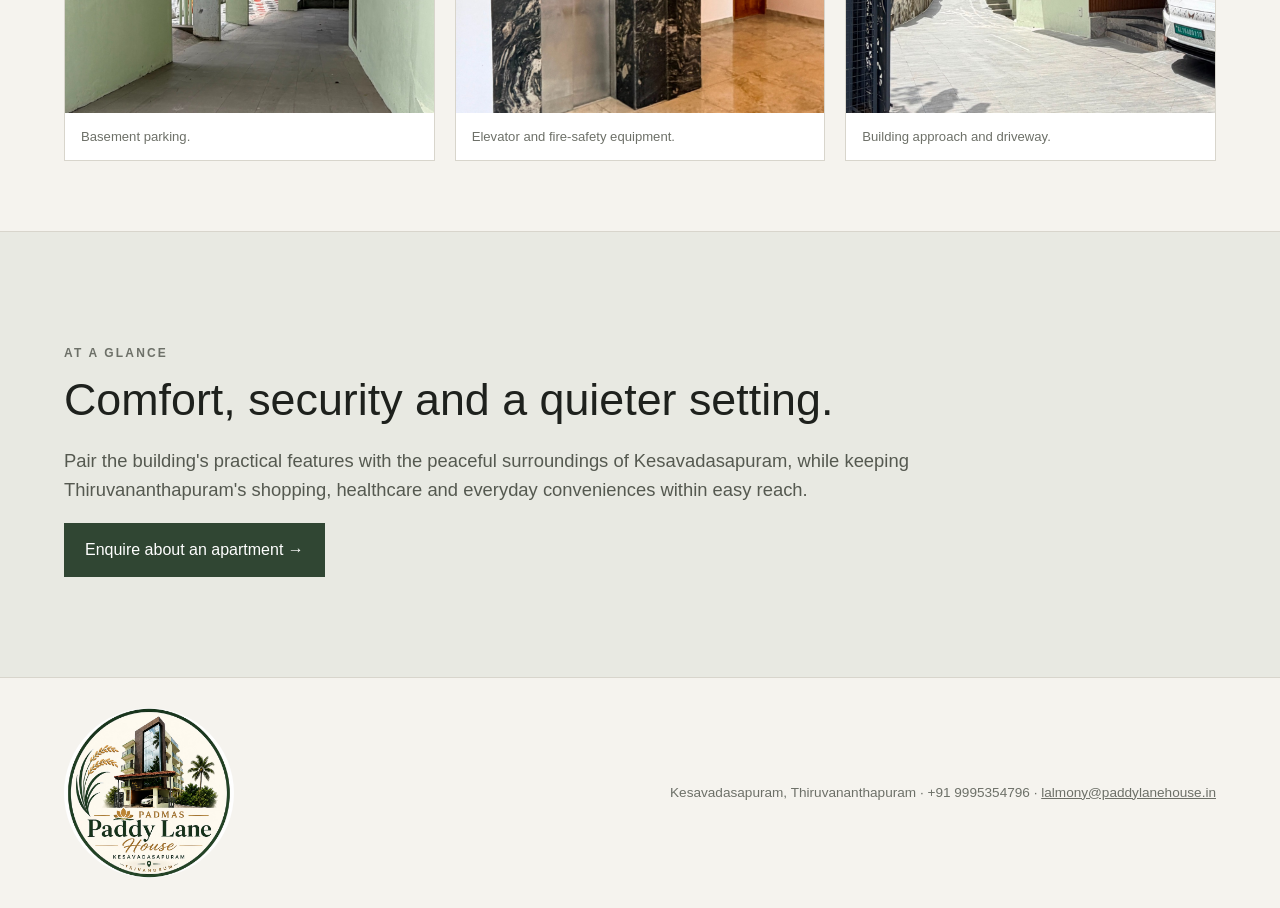
<file: images/amenities.html>
<!doctype html>
<html lang="en">
<head><meta charset="utf-8"><meta name="viewport" content="width=device-width,initial-scale=1"><title>Amenities & Safety — Paddy Lane House</title><link rel="stylesheet" href="styles.css"></head>
<body>
<header class="site-header"><a class="brand" href="/">Paddy Lane House<sup>PADMAS</sup></a><nav><a href="/">Home</a><a href="/apartments">Apartments</a><a href="/gallery">Gallery</a><a class="active" href="/amenities">Amenities</a><a href="/contact">Contact</a></nav></header>
<main>
<section class="page-hero"><div><p class="eyebrow">THE BUILDING</p><h1>Everything you need, thoughtfully provided.</h1><p>From everyday convenience to safety and security, Paddy Lane House is designed around comfortable residential living.</p></div></section>
<section class="section"><div class="split"><div class="image-placeholder tall photo-fill" style="background-image:url('images/user/common-area.jpg')"></div><div><p class="eyebrow">BUILDING FEATURES</p><h2>Practical comforts, thoughtfully provided.</h2><p class="lead">An elevator, spacious common areas, parking and security features make everyday living at Paddy Lane House convenient and comfortable.</p><a class="text-link" href="/gallery">See the building gallery →</a></div></div></section>
<section class="section"><div class="feature-page-grid">
<article><p class="eyebrow">ACCESS</p><h2>Convenient by design.</h2><ul class="clean-list"><li>Elevator serving the residential floors</li><li>Main staircase</li><li>Spacious central common area on every residential floor</li><li>Two full-size residences per floor on the 1st, 2nd and 3rd floors</li></ul></article>
<article><p class="eyebrow">PARKING</p><h2>Parking for residents.</h2><ul class="clean-list"><li>Basement car parking</li><li>Fully sheltered and partially sheltered car parking spaces</li><li>1 car parking space included with each 2-BHK and 3-BHK</li><li>Additional car parking spaces available for rent</li><li>Free scooter parking for all residents</li></ul></article>
<article><p class="eyebrow">SECURITY</p><h2>Peace of mind.</h2><ul class="clean-list"><li>24/7 on-site security at the reception area</li><li>Security camera surveillance</li><li>Controlled residential entrance</li></ul></article>
<article><p class="eyebrow">FIRE SAFETY</p><h2>Built with safety in mind.</h2><ul class="clean-list"><li>Fire hydrant system</li><li>Emergency fire-escape staircase accessible from every apartment balcony</li><li>Fire-safety systems reviewed as required for building licensing</li></ul></article>
<article><p class="eyebrow">OUTDOOR SPACE</p><h2>Room to step outside.</h2><ul class="clean-list"><li>Private balconies in the apartments</li><li>Open views and greenery surrounding the property</li></ul></article>
<article><p class="eyebrow">RESIDENCES</p><h2>A small, private community.</h2><ul class="clean-list"><li>3 × 3-bedroom apartments</li><li>3 × 2-bedroom apartments</li><li>2 × ground-floor studios</li><li>Only two full-size apartments per residential floor</li></ul></article>
</div></section>
<section class="section building-gallery-strip"><div class="photo-grid"><figure><img src="images/user/basement-parking.jpg" alt="Basement parking"><figcaption>Basement parking.</figcaption></figure><figure><img src="images/user/elevator-fire-safety.jpg" alt="Elevator and fire safety equipment"><figcaption>Elevator and fire-safety equipment.</figcaption></figure><figure><img src="images/user/front-driveway.jpg" alt="Building approach"><figcaption>Building approach and driveway.</figcaption></figure></div></section>
<section class="section intro"><div class="narrow"><p class="eyebrow">AT A GLANCE</p><h2>Comfort, security and a quieter setting.</h2><p>Pair the building's practical features with the peaceful surroundings of Kesavadasapuram, while keeping Thiruvananthapuram's shopping, healthcare and everyday conveniences within easy reach.</p><a class="button" href="/contact">Enquire about an apartment →</a></div></section>
</main><footer><div><img class="footer-logo" src="images/user/logo.jpg" alt="PADMAS Paddy Lane House logo"></div><div>Kesavadasapuram, Thiruvananthapuram · +91 9995354796 · <a href="mailto:lalmony@paddylanehouse.in">lalmony@paddylanehouse.in</a></div></footer>
</body></html>
</file>
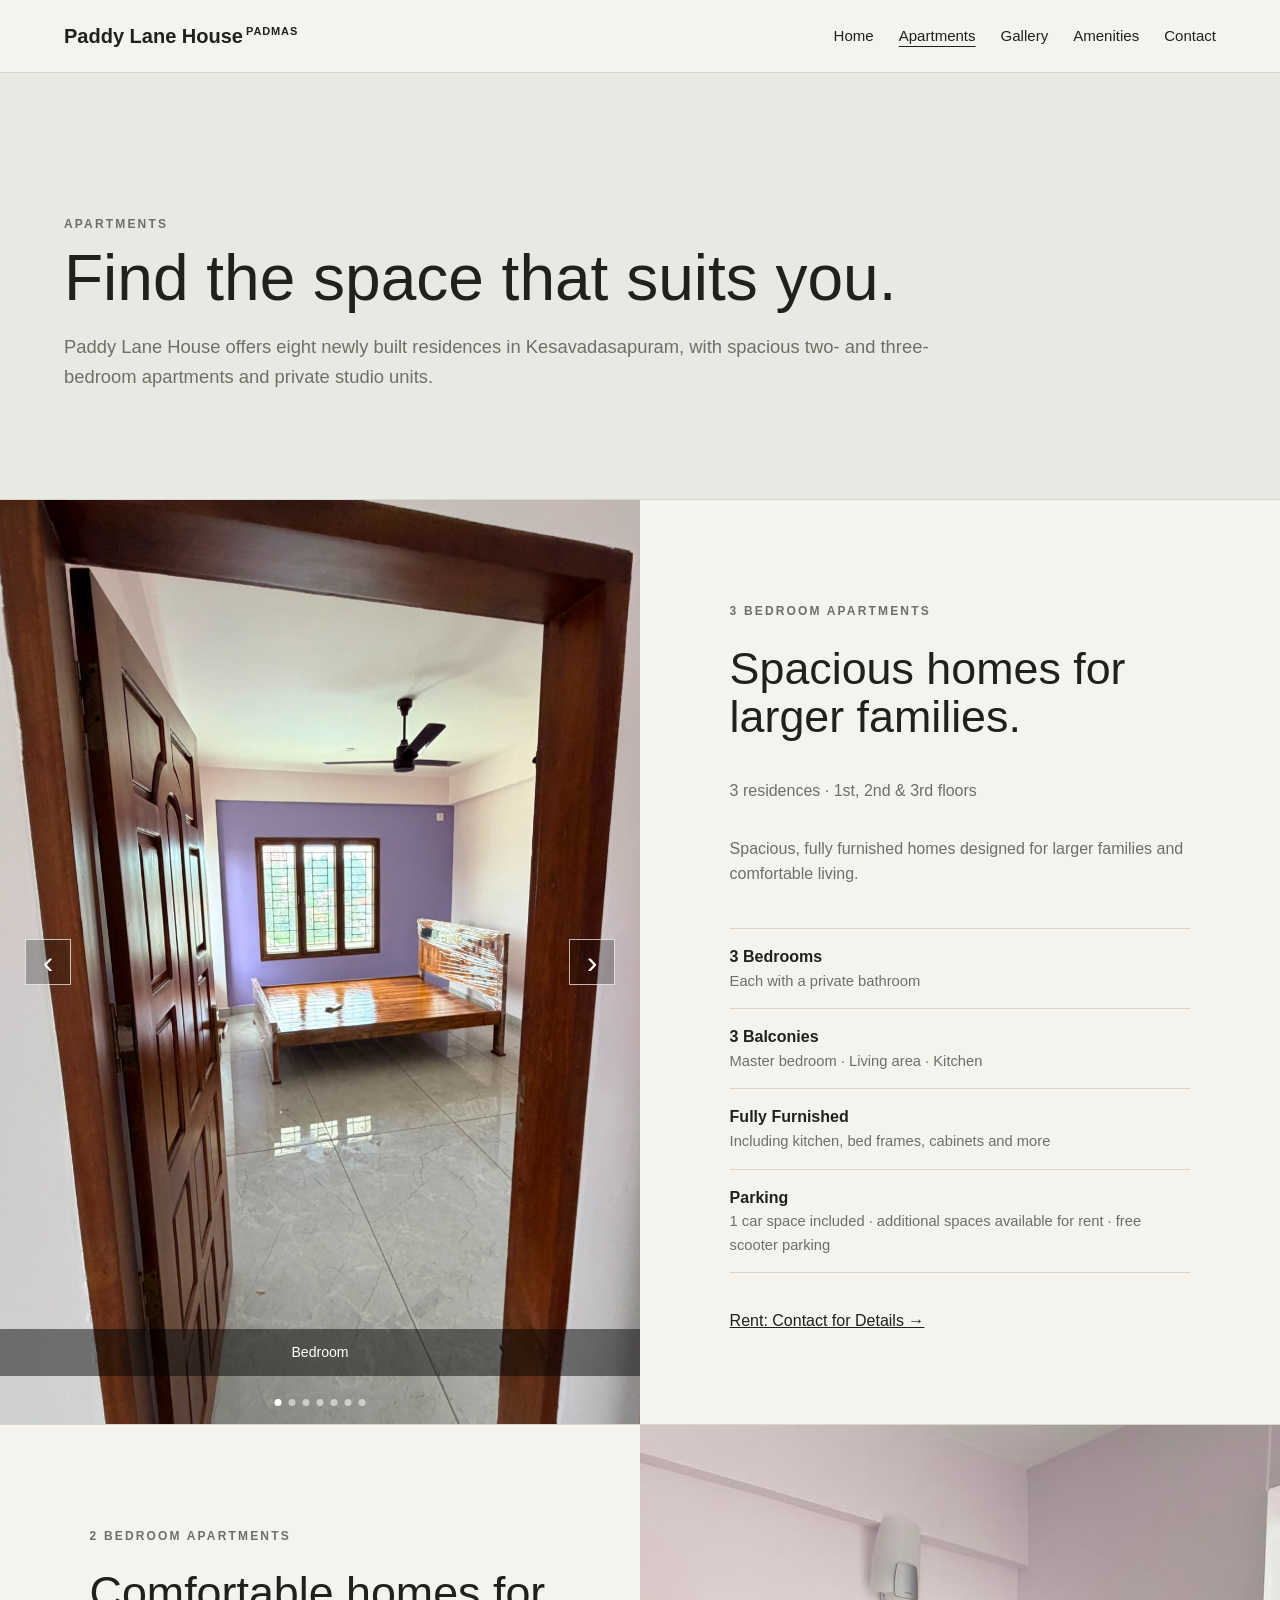
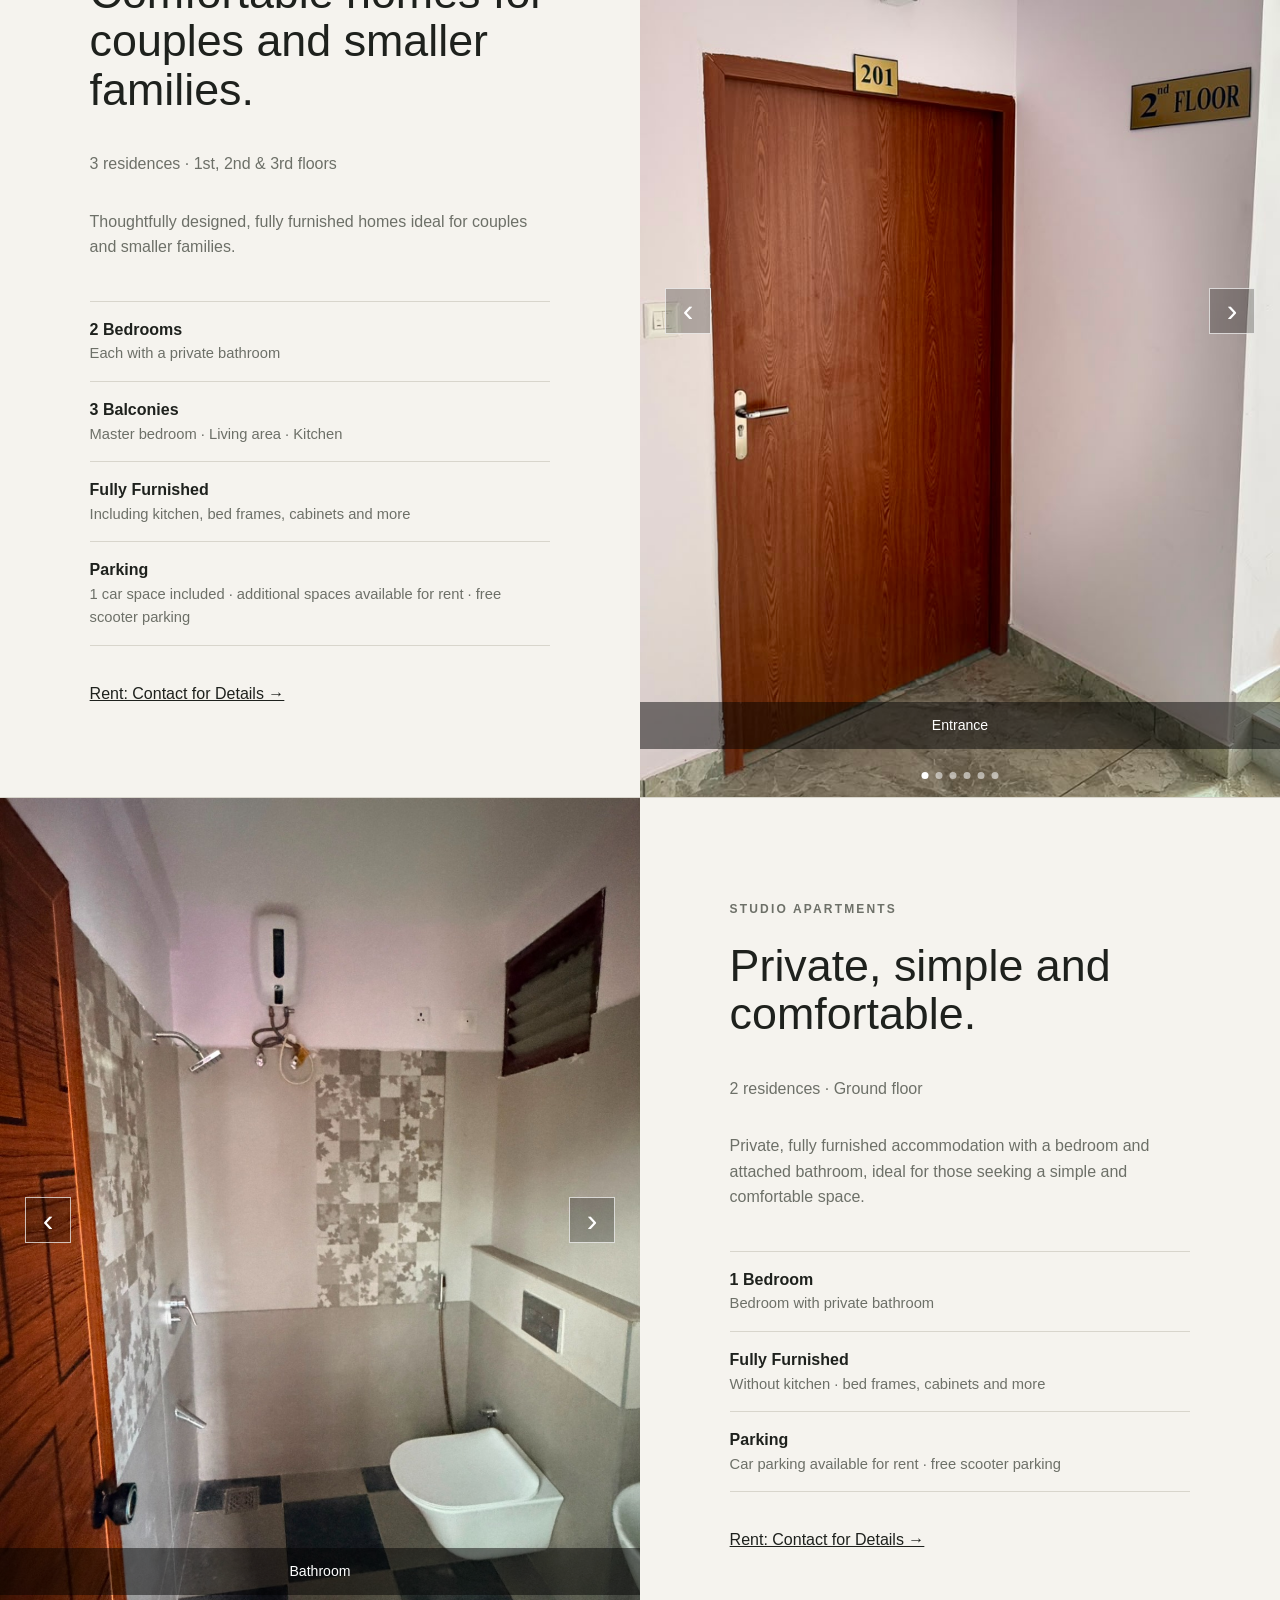
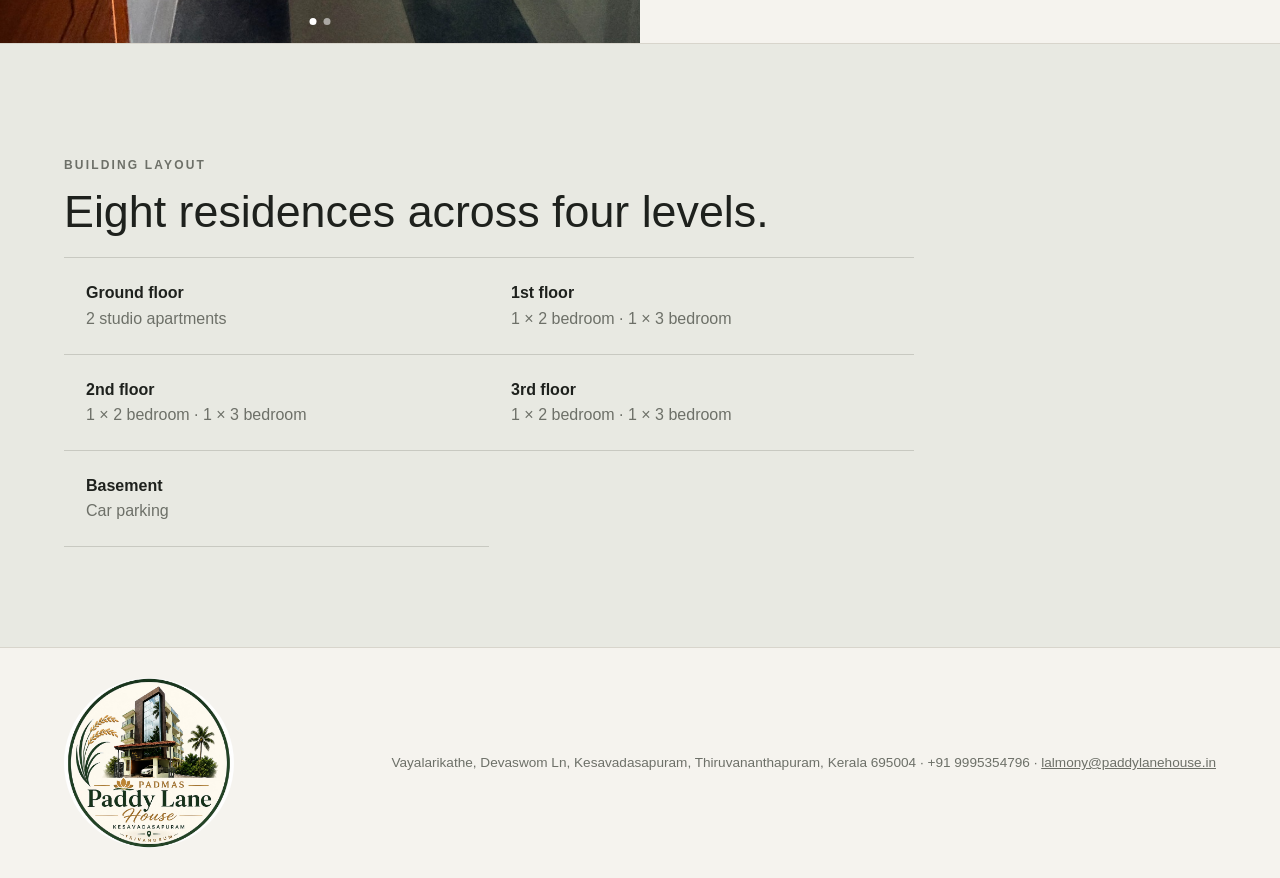
<file: images/apartments.html>
<!doctype html>
<html lang="en">
<head><meta charset="utf-8"><meta name="viewport" content="width=device-width,initial-scale=1"><title>Apartments — Paddy Lane House</title><link rel="stylesheet" href="styles.css"></head>
<body>
<header class="site-header"><a class="brand" href="/">Paddy Lane House<sup>PADMAS</sup></a><nav><a href="/">Home</a><a class="active" href="/apartments">Apartments</a><a href="/gallery">Gallery</a><a href="/amenities">Amenities</a><a href="/contact">Contact</a></nav></header>
<main>
<section class="page-hero"><div><p class="eyebrow">APARTMENTS</p><h1>Find the space that suits you.</h1><p>Paddy Lane House offers eight newly built residences in Kesavadasapuram, with spacious two- and three-bedroom apartments and private studio units.</p></div></section>

<section class="apartment-section" id="three-bedroom"><div class="apartment-gallery" data-captions='["Bedroom","Bathroom","Balcony","Kitchen","Entrance","Wash area","Bedroom"]' data-images='["images/apartments/3bed-01-bedroom.jpeg","images/apartments/3bed-02-bathroom.jpeg","images/apartments/3bed-03-balcony.jpeg","images/apartments/3bed-04-kitchen.jpeg","images/apartments/3bed-05-entrance-202.jpeg","images/apartments/3bed-06-wash-area.jpeg","images/apartments/3bed-07-bedroom-alt.jpeg"]'><div class="gallery-main"></div><button class="gallery-prev" aria-label="Previous image">‹</button><button class="gallery-next" aria-label="Next image">›</button><div class="gallery-caption"></div><div class="dots"></div></div><div class="apartment-copy"><p class="eyebrow">3 BEDROOM APARTMENTS</p><h2>Spacious homes for larger families.</h2><p>3 residences · 1st, 2nd & 3rd floors</p><p>Spacious, fully furnished homes designed for larger families and comfortable living.</p><div class="specs"><div><b>3 Bedrooms</b><span>Each with a private bathroom</span></div><div><b>3 Balconies</b><span>Master bedroom · Living area · Kitchen</span></div><div><b>Fully Furnished</b><span>Including kitchen, bed frames, cabinets and more</span></div><div><b>Parking</b><span>1 car space included · additional spaces available for rent · free scooter parking</span></div></div><a class="text-link" href="/contact?apartment=3-bedroom">Rent: Contact for Details →</a></div></section>

<section class="apartment-section reverse" id="two-bedroom"><div class="apartment-gallery" data-captions='["Entrance","Window and view","Bathroom","Bedroom","Balcony","Living area"]' data-images='["images/apartments/2bed-01-entrance-201.jpeg","images/apartments/2bed-02-window-view.jpeg","images/apartments/2bed-03-bathroom.jpeg","images/apartments/2bed-04-bedroom.jpeg","images/apartments/2bed-05-balcony.jpeg","images/apartments/2bed-06-living-room.jpeg"]'><div class="gallery-main"></div><button class="gallery-prev" aria-label="Previous image">‹</button><button class="gallery-next" aria-label="Next image">›</button><div class="gallery-caption"></div><div class="dots"></div></div><div class="apartment-copy"><p class="eyebrow">2 BEDROOM APARTMENTS</p><h2>Comfortable homes for couples and smaller families.</h2><p>3 residences · 1st, 2nd & 3rd floors</p><p>Thoughtfully designed, fully furnished homes ideal for couples and smaller families.</p><div class="specs"><div><b>2 Bedrooms</b><span>Each with a private bathroom</span></div><div><b>3 Balconies</b><span>Master bedroom · Living area · Kitchen</span></div><div><b>Fully Furnished</b><span>Including kitchen, bed frames, cabinets and more</span></div><div><b>Parking</b><span>1 car space included · additional spaces available for rent · free scooter parking</span></div></div><a class="text-link" href="/contact?apartment=2-bedroom">Rent: Contact for Details →</a></div></section>

<section class="apartment-section" id="studio"><div class="apartment-gallery" data-captions='["Bathroom","Bedroom"]' data-images='["images/apartments/studio-01-bathroom.jpeg","images/apartments/studio-02-bedroom.jpeg"]'><div class="gallery-main"></div><button class="gallery-prev" aria-label="Previous image">‹</button><button class="gallery-next" aria-label="Next image">›</button><div class="gallery-caption"></div><div class="dots"></div></div><div class="apartment-copy"><p class="eyebrow">STUDIO APARTMENTS</p><h2>Private, simple and comfortable.</h2><p>2 residences · Ground floor</p><p>Private, fully furnished accommodation with a bedroom and attached bathroom, ideal for those seeking a simple and comfortable space.</p><div class="specs"><div><b>1 Bedroom</b><span>Bedroom with private bathroom</span></div><div><b>Fully Furnished</b><span>Without kitchen · bed frames, cabinets and more</span></div><div><b>Parking</b><span>Car parking available for rent · free scooter parking</span></div></div><a class="text-link" href="/contact?apartment=studio">Rent: Contact for Details →</a></div></section>
<section class="section floorplan"><div class="narrow"><p class="eyebrow">BUILDING LAYOUT</p><h2>Eight residences across four levels.</h2><div class="layout-grid"><div><b>Ground floor</b><span>2 studio apartments</span></div><div><b>1st floor</b><span>1 × 2 bedroom · 1 × 3 bedroom</span></div><div><b>2nd floor</b><span>1 × 2 bedroom · 1 × 3 bedroom</span></div><div><b>3rd floor</b><span>1 × 2 bedroom · 1 × 3 bedroom</span></div><div><b>Basement</b><span>Car parking</span></div></div></div></section>
</main>
<footer><div><img class="footer-logo" src="images/user/logo.jpg" alt="PADMAS Paddy Lane House logo"></div><div>Vayalarikathe, Devaswom Ln, Kesavadasapuram, Thiruvananthapuram, Kerala 695004 · +91 9995354796 · <a href="mailto:lalmony@paddylanehouse.in">lalmony@paddylanehouse.in</a></div></footer><script src="script.js"></script></body></html>
</file>
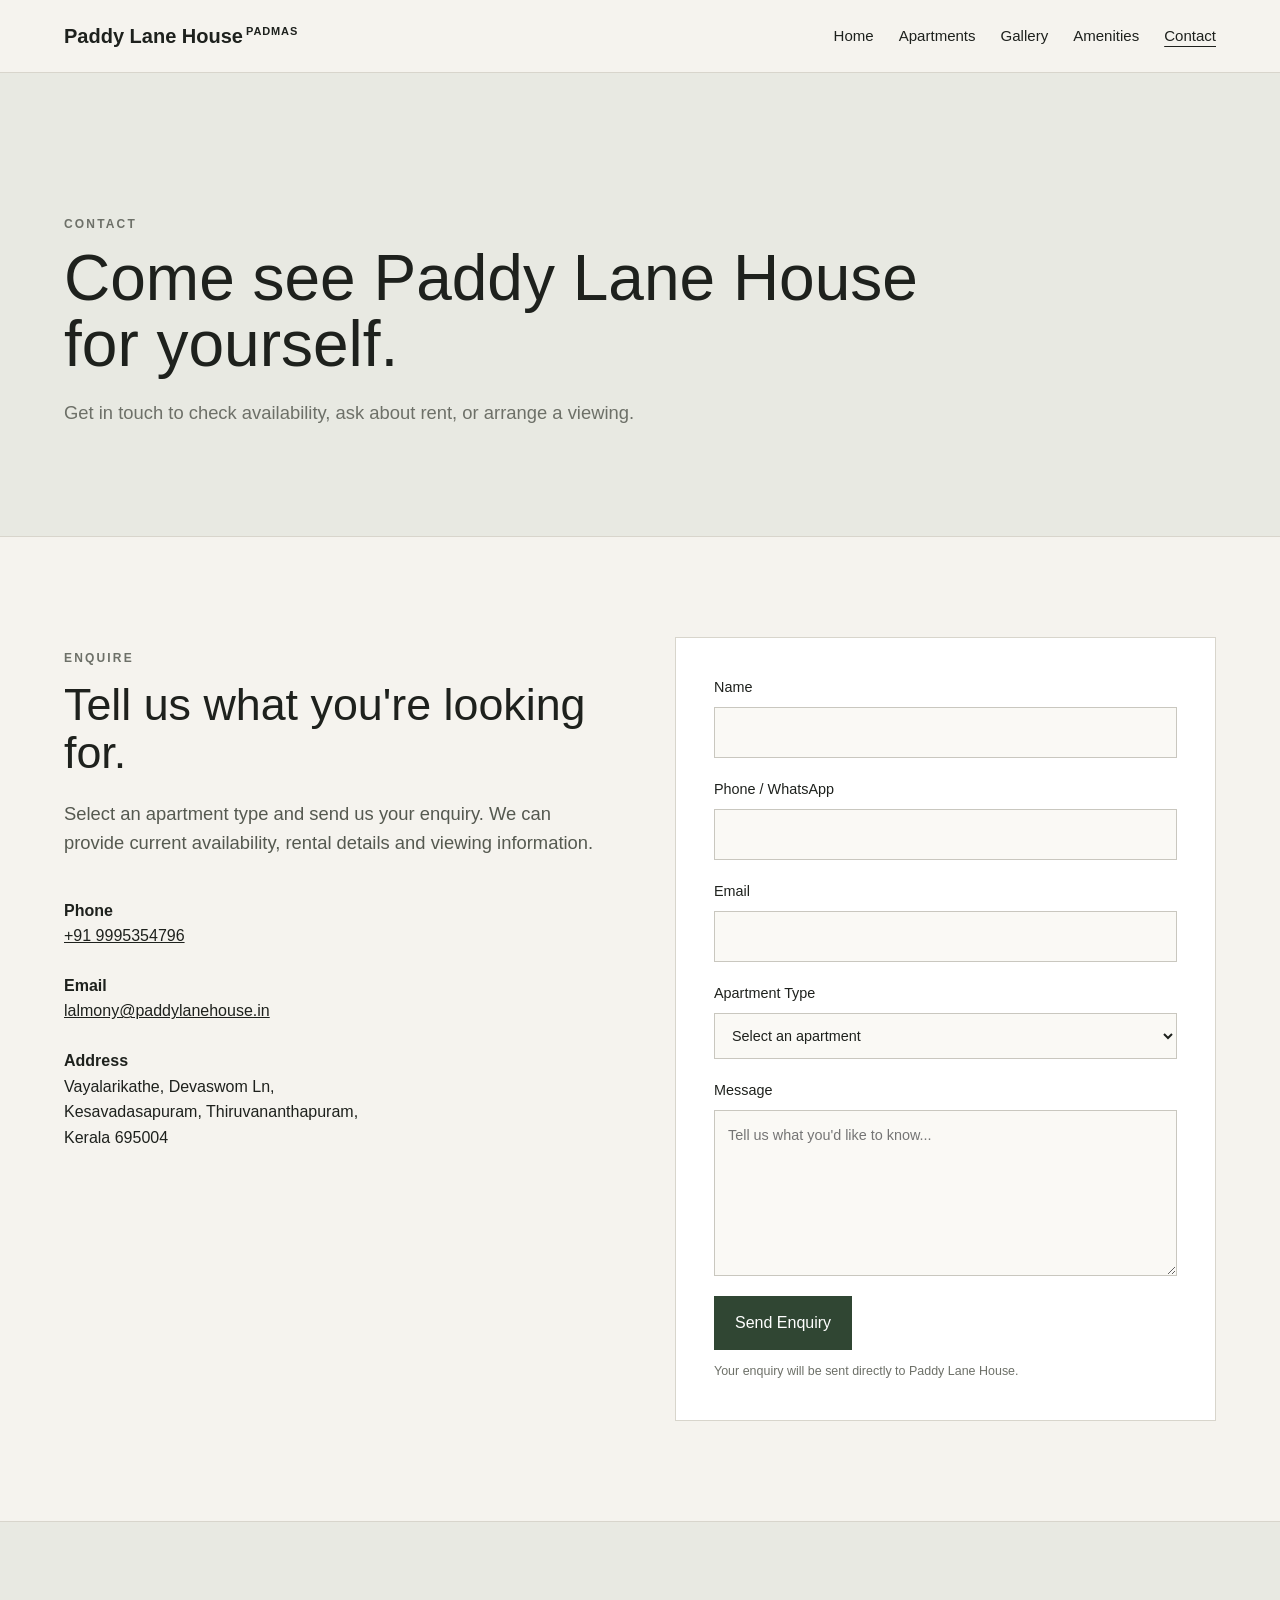
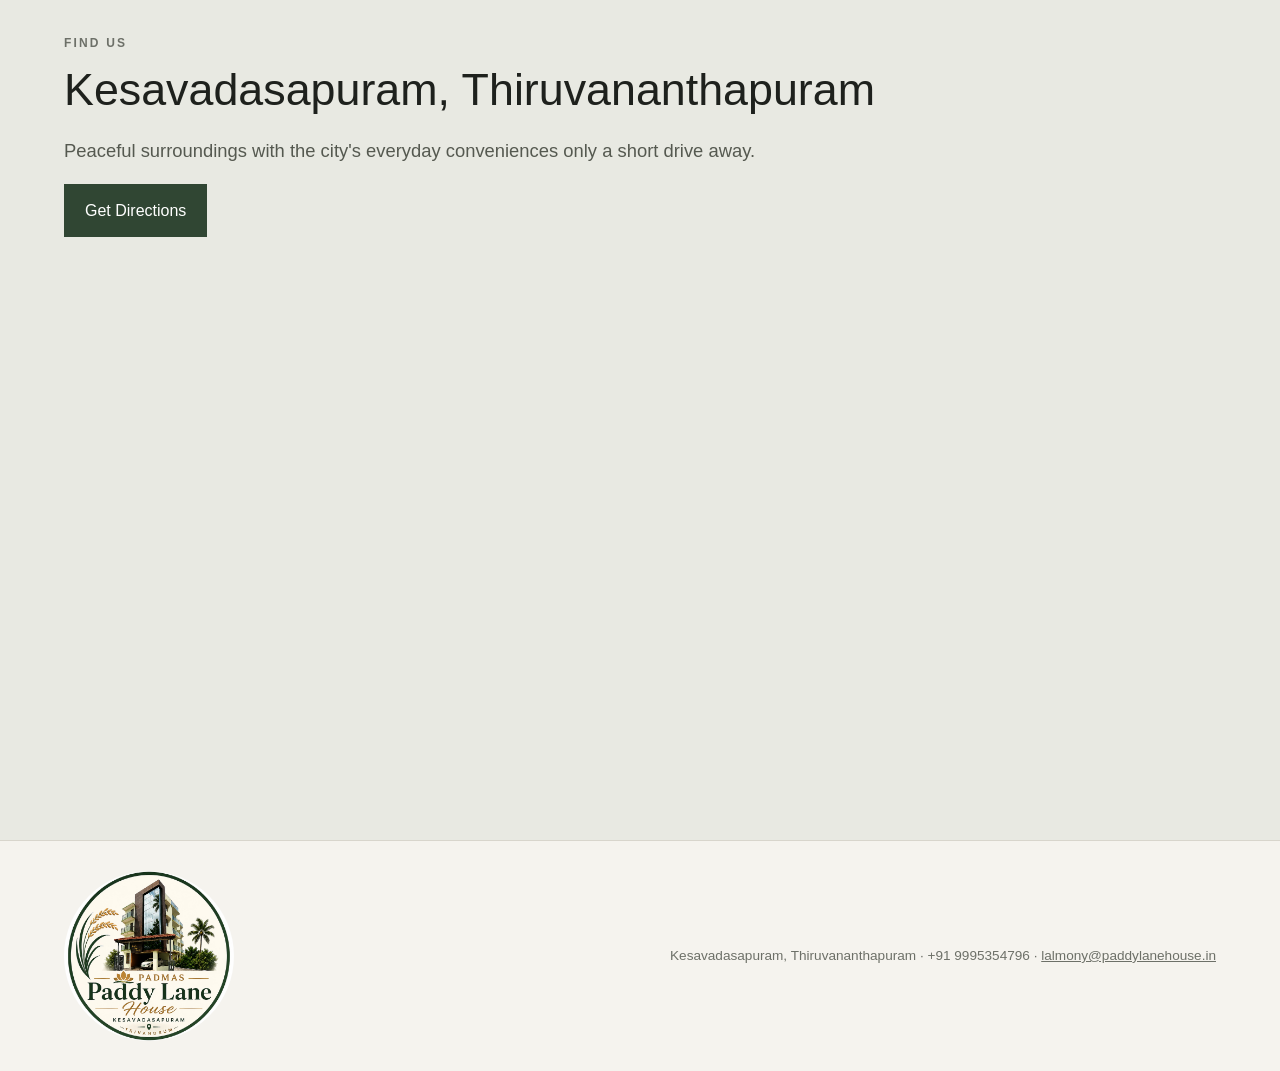
<file: images/contact.html>
<!doctype html>
<html lang="en">
<head><meta charset="utf-8"><meta name="viewport" content="width=device-width,initial-scale=1"><title>Contact — Paddy Lane House</title><link rel="stylesheet" href="styles.css"></head>
<body>
<header class="site-header"><a class="brand" href="/">Paddy Lane House<sup>PADMAS</sup></a><nav><a href="/">Home</a><a href="/apartments">Apartments</a><a href="/gallery">Gallery</a><a href="/amenities">Amenities</a><a class="active" href="/contact">Contact</a></nav></header>
<main>
<section class="page-hero"><div><p class="eyebrow">CONTACT</p><h1>Come see Paddy Lane House for yourself.</h1><p>Get in touch to check availability, ask about rent, or arrange a viewing.</p></div></section>
<section class="section"><div class="split contact-layout"><div><p class="eyebrow">ENQUIRE</p><h2>Tell us what you're looking for.</h2><p class="lead">Select an apartment type and send us your enquiry. We can provide current availability, rental details and viewing information.</p><div class="contact-details"><p><strong>Phone</strong><br><a class="text-link" href="tel:+919995354796">+91 9995354796</a></p><p><strong>Email</strong><br><a class="text-link" href="mailto:lalmony@paddylanehouse.in">lalmony@paddylanehouse.in</a></p><p><strong>Address</strong><br>Vayalarikathe, Devaswom Ln,<br>Kesavadasapuram, Thiruvananthapuram,<br>Kerala 695004</p></div></div>
<form class="enquiry-form" id="enquiry-form" action="https://formsubmit.co/ajax/360d2b03507c81aee6849895c45abd61" method="POST">
<input type="hidden" name="_subject" value="New Paddy Lane House enquiry">
<input type="hidden" name="_captcha" value="false">
<input type="hidden" name="_template" value="table">
<label>Name<input name="name" required></label>
<label>Phone / WhatsApp<input name="phone" type="tel" required></label>
<label>Email<input name="email" type="email" required></label>
<label>Apartment Type<select name="apartment" id="apartment-select"><option value="">Select an apartment</option><option value="3-bedroom">3 Bedroom</option><option value="2-bedroom">2 Bedroom</option><option value="studio">Studio</option></select></label>
<label>Message<textarea name="message" rows="6" placeholder="Tell us what you'd like to know..."></textarea></label>
<button class="button" type="submit">Send Enquiry</button>
<p class="form-note" id="form-status">Your enquiry will be sent directly to Paddy Lane House.</p>
</form></div></section>
<section class="section intro"><div class="narrow"><p class="eyebrow">FIND US</p><h2>Kesavadasapuram, Thiruvananthapuram</h2><p>Peaceful surroundings with the city's everyday conveniences only a short drive away.</p><a class="button" href="https://maps.google.com/?q=8.5346559,76.9371368" target="_blank" rel="noopener">Get Directions</a></div><iframe class="map" src="https://www.google.com/maps?q=8.5346559,76.9371368&z=17&output=embed" loading="lazy"></iframe></section>
</main><footer><div><img class="footer-logo" src="images/user/logo.jpg" alt="PADMAS Paddy Lane House logo"></div><div>Kesavadasapuram, Thiruvananthapuram · +91 9995354796 · <a href="mailto:lalmony@paddylanehouse.in">lalmony@paddylanehouse.in</a></div></footer><script src="script.js"></script></body></html>
</file>
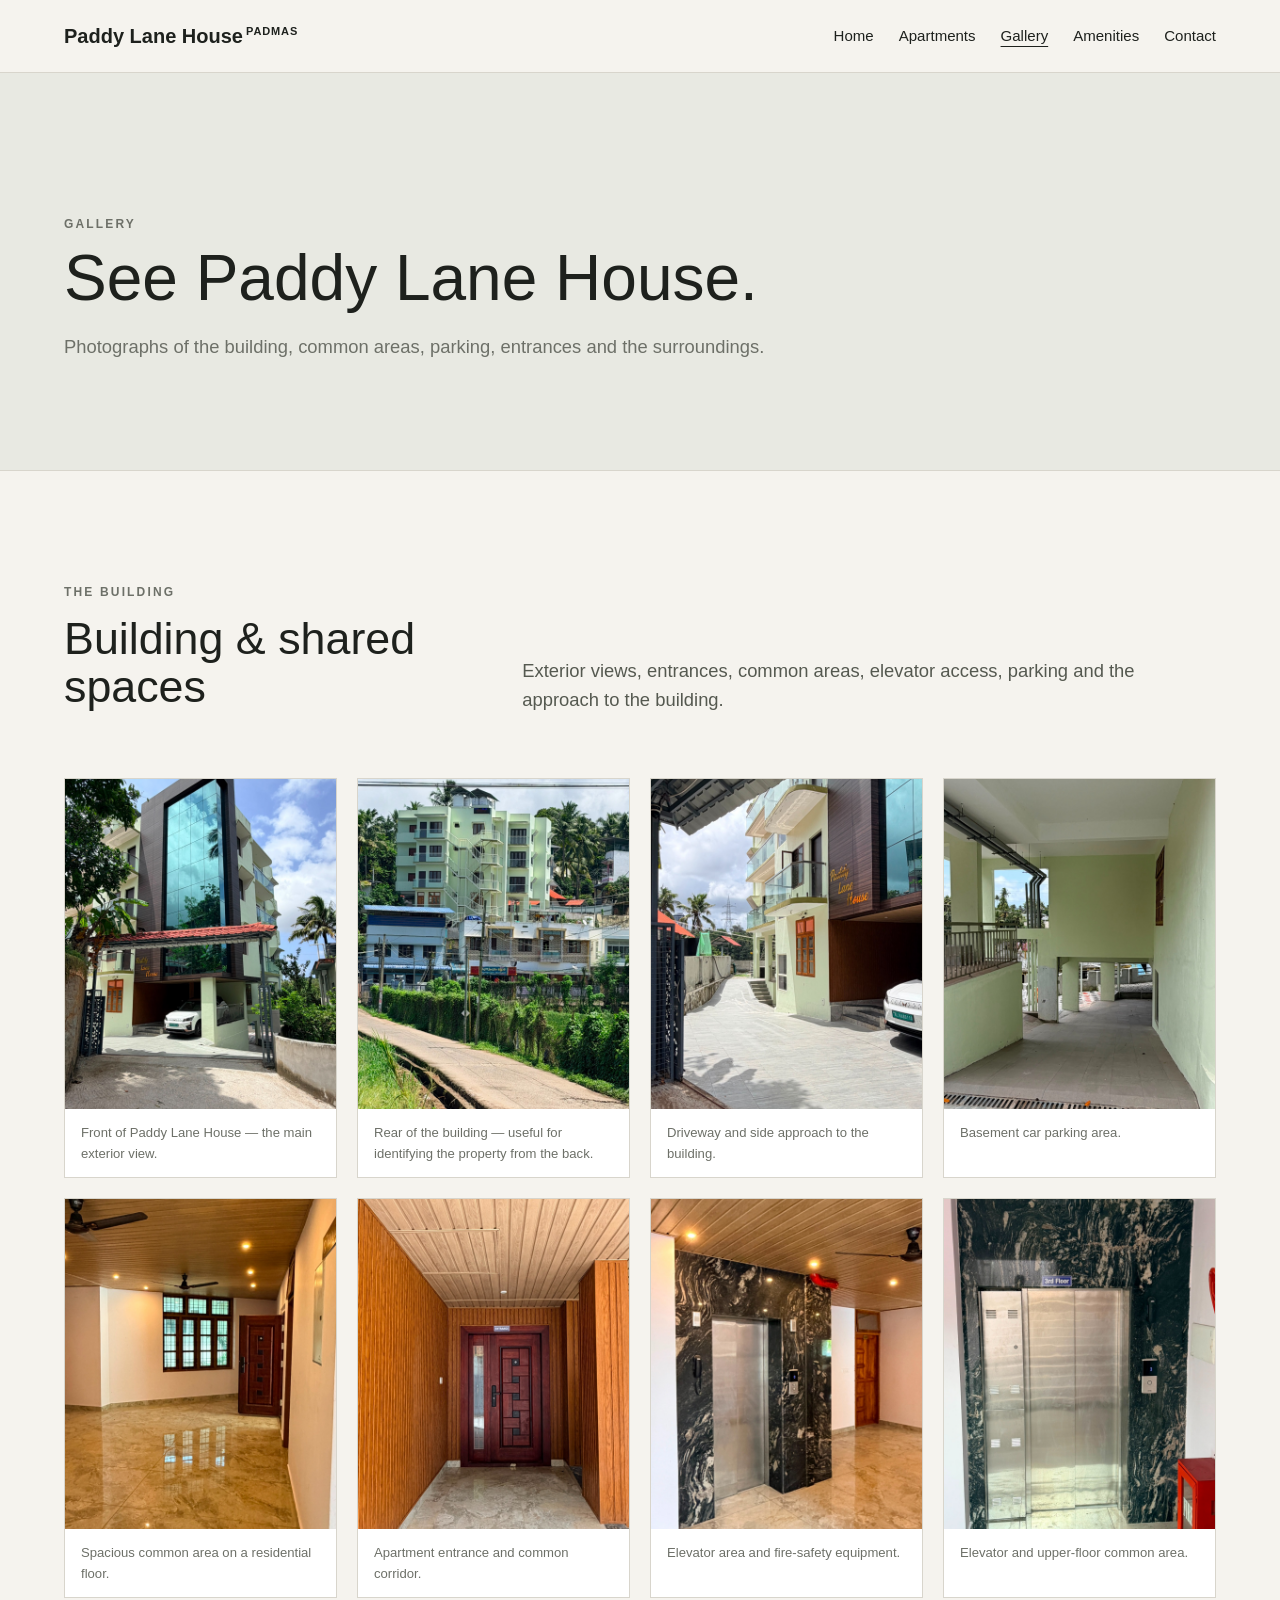
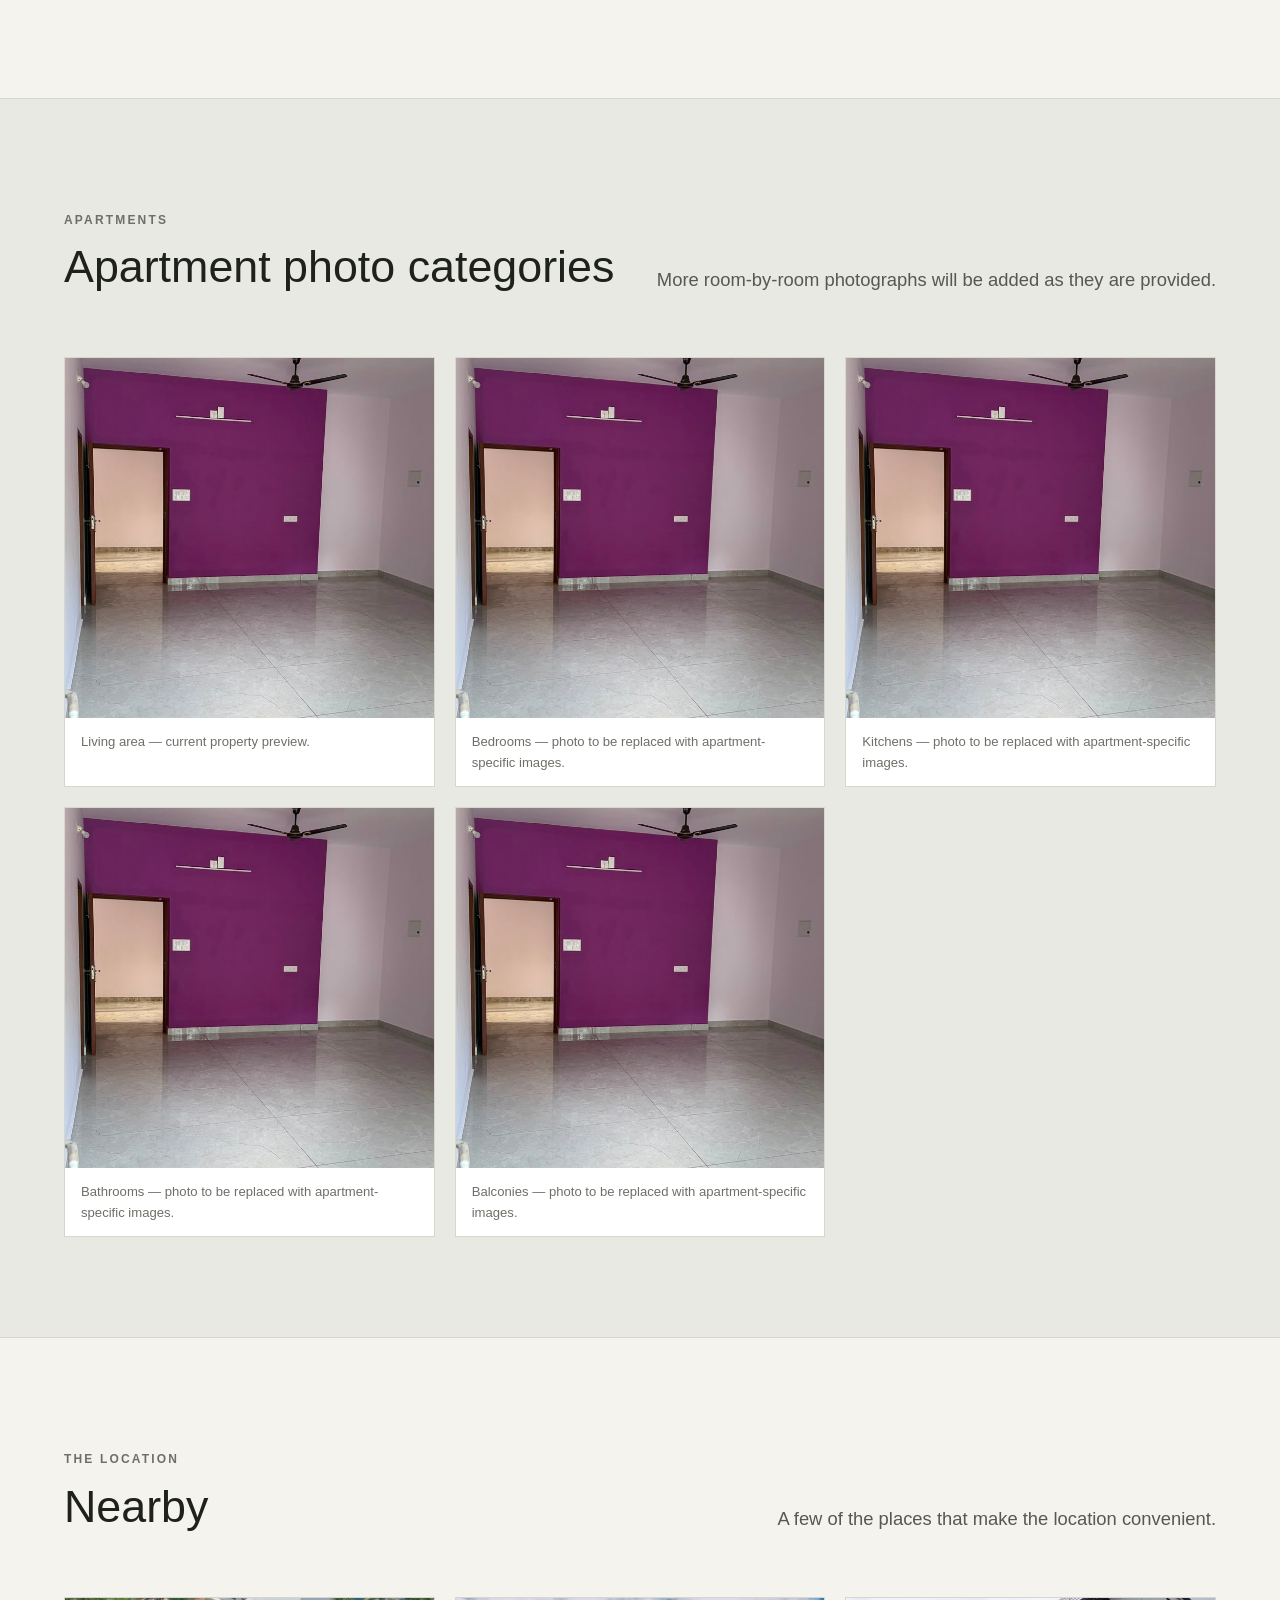
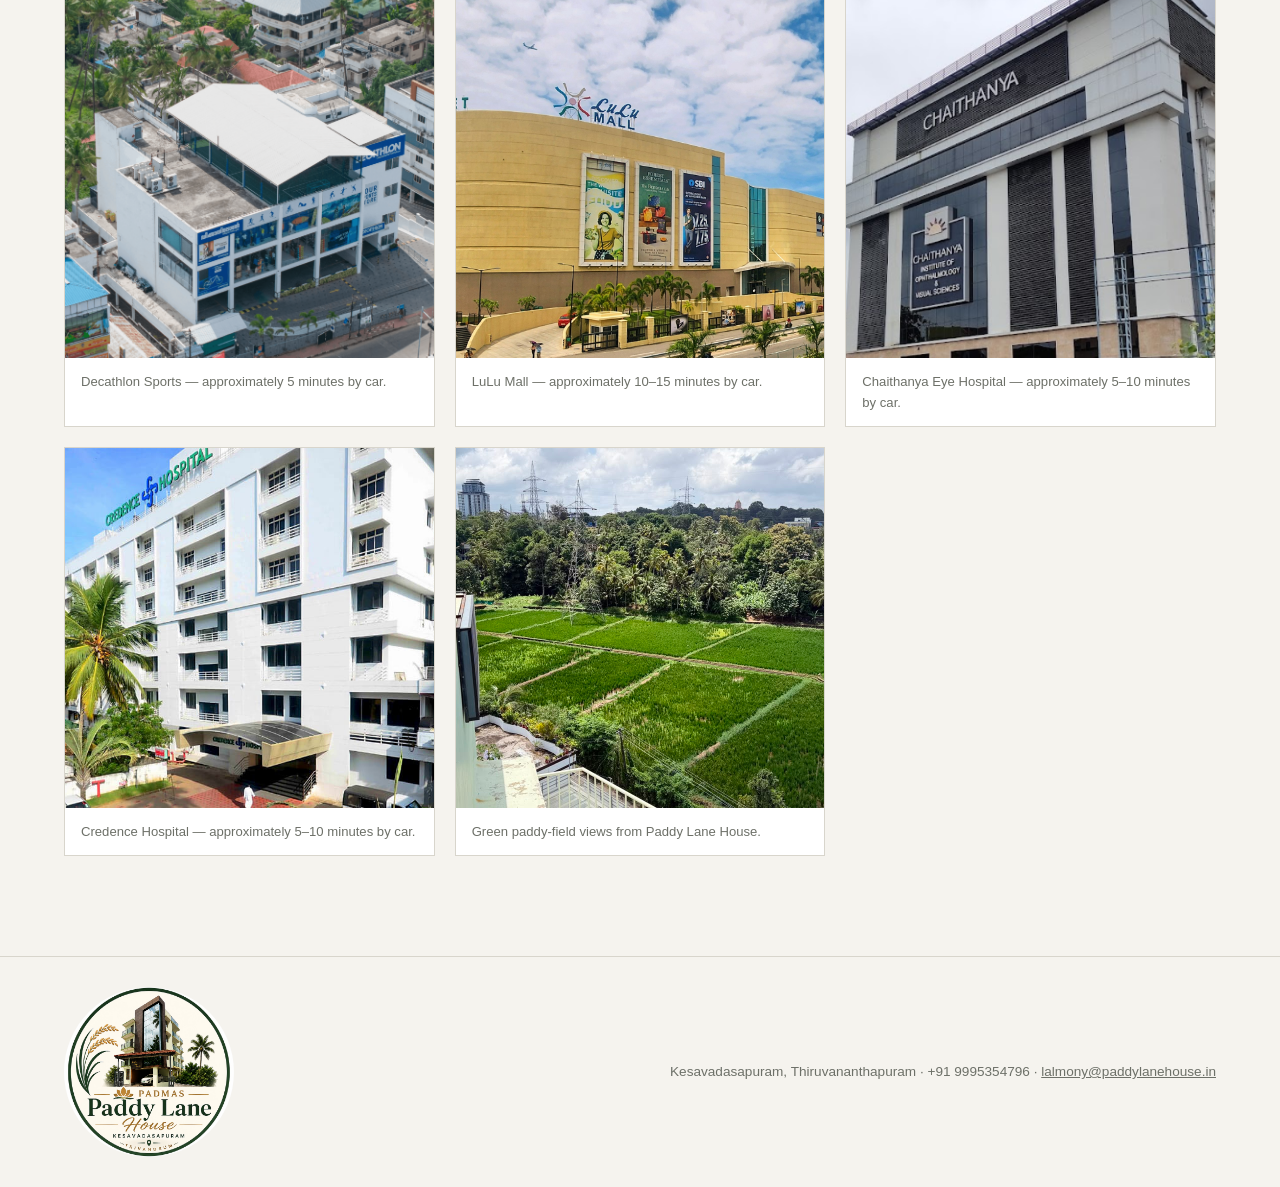
<file: images/gallery.html>
<!doctype html>
<html lang="en">
<head><meta charset="utf-8"><meta name="viewport" content="width=device-width,initial-scale=1"><title>Gallery — Paddy Lane House</title><link rel="stylesheet" href="styles.css"></head>
<body>
<header class="site-header"><a class="brand" href="/">Paddy Lane House<sup>PADMAS</sup></a><nav><a href="/">Home</a><a href="/apartments">Apartments</a><a class="active" href="/gallery">Gallery</a><a href="/amenities">Amenities</a><a href="/contact">Contact</a></nav></header>
<main>
<section class="page-hero"><div><p class="eyebrow">GALLERY</p><h1>See Paddy Lane House.</h1><p>Photographs of the building, common areas, parking, entrances and the surroundings.</p></div></section>

<section class="section gallery-section"><div class="section-head"><div><p class="eyebrow">THE BUILDING</p><h2>Building & shared spaces</h2></div><p class="lead">Exterior views, entrances, common areas, elevator access, parking and the approach to the building.</p></div><div class="photo-grid photo-grid-large">
<figure><img src="images/user/front-exterior.jpg" alt="Front of Paddy Lane House"><figcaption>Front of Paddy Lane House — the main exterior view.</figcaption></figure>
<figure><img src="images/user/exterior.jpeg" alt="Back of Paddy Lane House"><figcaption>Rear of the building — useful for identifying the property from the back.</figcaption></figure>
<figure><img src="images/user/front-driveway.jpg" alt="Driveway and side approach to Paddy Lane House"><figcaption>Driveway and side approach to the building.</figcaption></figure>
<figure><img src="images/user/basement-parking.jpg" alt="Basement parking area"><figcaption>Basement car parking area.</figcaption></figure>
<figure><img src="images/user/common-area.jpg" alt="Common area inside Paddy Lane House"><figcaption>Spacious common area on a residential floor.</figcaption></figure>
<figure><img src="images/user/entrance.jpg" alt="Apartment entrance corridor"><figcaption>Apartment entrance and common corridor.</figcaption></figure>
<figure><img src="images/user/elevator-fire-safety.jpg" alt="Elevator and fire safety equipment"><figcaption>Elevator area and fire-safety equipment.</figcaption></figure>
<figure><img src="images/user/elevator.jpeg" alt="Elevator and upper-floor common area"><figcaption>Elevator and upper-floor common area.</figcaption></figure>
</div></section>

<section class="section gallery-section alt"><div class="section-head"><div><p class="eyebrow">APARTMENTS</p><h2>Apartment photo categories</h2></div><p class="lead">More room-by-room photographs will be added as they are provided.</p></div><div class="photo-grid">
<figure><img src="images/user/interior.jpeg" alt="Current interior preview"><figcaption>Living area — current property preview.</figcaption></figure>
<figure><img src="images/user/interior.jpeg" alt="Bedroom photo placeholder"><figcaption>Bedrooms — photo to be replaced with apartment-specific images.</figcaption></figure>
<figure><img src="images/user/interior.jpeg" alt="Kitchen photo placeholder"><figcaption>Kitchens — photo to be replaced with apartment-specific images.</figcaption></figure>
<figure><img src="images/user/interior.jpeg" alt="Bathroom photo placeholder"><figcaption>Bathrooms — photo to be replaced with apartment-specific images.</figcaption></figure>
<figure><img src="images/user/interior.jpeg" alt="Balcony photo placeholder"><figcaption>Balconies — photo to be replaced with apartment-specific images.</figcaption></figure>
</div></section>

<section class="section gallery-section"><div class="section-head"><div><p class="eyebrow">THE LOCATION</p><h2>Nearby</h2></div><p class="lead">A few of the places that make the location convenient.</p></div><div class="photo-grid">
<figure><img src="images/user/decathlon.png" alt="Decathlon Sports Trivandrum"><figcaption>Decathlon Sports — approximately 5 minutes by car.</figcaption></figure>
<figure><img src="images/user/lulu-mall.jpg" alt="LuLu Mall Thiruvananthapuram"><figcaption>LuLu Mall — approximately 10–15 minutes by car.</figcaption></figure>
<figure><img src="images/user/chaithanya-eye.png" alt="Chaithanya Eye Hospital"><figcaption>Chaithanya Eye Hospital — approximately 5–10 minutes by car.</figcaption></figure>
<figure><img src="images/user/credence.jpg" alt="Credence Hospital"><figcaption>Credence Hospital — approximately 5–10 minutes by car.</figcaption></figure>
<figure><img src="images/user/paddy-view.jpeg" alt="Paddy fields viewed from the building"><figcaption>Green paddy-field views from Paddy Lane House.</figcaption></figure>
</div></section>
</main>
<footer><div><img class="footer-logo" src="images/user/logo.jpg" alt="PADMAS Paddy Lane House logo"></div><div>Kesavadasapuram, Thiruvananthapuram · +91 9995354796 · <a href="mailto:lalmony@paddylanehouse.in">lalmony@paddylanehouse.in</a></div></footer>
</body></html>
</file>
<file: images/styles.css>
:root{--bg:#f5f3ee;--ink:#1e211d;--muted:#6d7068;--line:#d8d5cc;--accent:#304633;--white:#fff}*{box-sizing:border-box}html{scroll-behavior:smooth}body{margin:0;background:var(--bg);color:var(--ink);font-family:Arial,Helvetica,sans-serif;line-height:1.6}a{color:inherit}.site-header{position:sticky;top:0;z-index:20;display:flex;justify-content:space-between;align-items:center;padding:20px 5vw;background:rgba(245,243,238,.94);backdrop-filter:blur(12px);border-bottom:1px solid var(--line)}.brand{font-size:1.25rem;font-weight:600;color:var(--ink);text-decoration:none;white-space:nowrap}.brand sup{font-size:.55em;vertical-align:super;margin-left:.28em;letter-spacing:.08em}nav{display:flex;gap:25px;align-items:center}nav a{color:var(--ink);text-decoration:none;font-size:.94rem}nav a:hover,nav a.active{text-decoration:underline;text-underline-offset:5px}.hero{min-height:78vh;display:grid;place-items:center;position:relative;background-color:#526454}.hero-overlay{position:absolute;inset:0;background:linear-gradient(90deg,rgba(15,20,15,.62),rgba(15,20,15,.10))}.hero-content{position:relative;z-index:1;max-width:900px;padding:8vw 6vw;color:#fff;margin-right:auto}.hero h1{font-size:clamp(2.4rem,5vw,5rem);line-height:1.05;font-weight:500;max-width:900px;margin:12px 0 22px}.hero-sub{max-width:650px;font-size:1.1rem;margin:0 0 30px;color:#f2f3ed}.eyebrow{font-size:.75rem;letter-spacing:.18em;text-transform:uppercase;font-weight:700;color:var(--muted)}.hero .eyebrow{color:#e7e9e2}.button{display:inline-block;padding:13px 20px;background:var(--accent);color:#fff;text-decoration:none;border:1px solid var(--accent)}.button.light{background:#fff;color:#20251f;border-color:#fff}.button.outline{background:transparent;color:var(--ink);border-color:var(--ink)}.section{padding:100px 5vw;border-top:1px solid var(--line)}h2{font-size:clamp(2rem,3.5vw,3.6rem);line-height:1.08;font-weight:500;margin:10px 0 22px}h3{font-weight:600}.narrow{max-width:850px}.intro{background:#e8e9e2}.intro p:not(.eyebrow),.lead{font-size:1.15rem;color:#555950}.nearby{margin-top:55px}.nearby-photo-grid{display:grid;grid-template-columns:repeat(4,1fr);gap:16px}.nearby-photo-grid a{display:block;background:#fff;border:1px solid #cfd0c8;text-decoration:none;overflow:hidden}.nearby-photo-grid img{display:block;width:100%;height:175px;object-fit:cover}.nearby-photo-grid strong,.nearby-photo-grid span{display:block;padding-left:18px;padding-right:18px}.nearby-photo-grid strong{font-size:1.35rem;padding-top:15px}.nearby-photo-grid span{color:var(--muted);font-size:.9rem;padding-bottom:18px}.section-head{display:flex;justify-content:space-between;gap:30px;align-items:end}.cards{display:grid;grid-template-columns:repeat(3,1fr);gap:20px;margin-top:45px}.card{background:#fff;color:var(--ink);text-decoration:none;border:1px solid var(--line)}.card-image{height:330px;background-color:#c9c7bd}.card-body{padding:25px}.card-body p{color:var(--muted)}.card-body span{font-size:.9rem;text-decoration:underline}.building{background:#fff}.split{display:grid;grid-template-columns:1fr 1fr;gap:70px;align-items:center}.tall{min-height:600px;background-position:center 8%!important}.feature-grid{display:grid;gap:18px;margin-top:35px}.feature-grid div{border-top:1px solid var(--line);padding-top:18px}.feature-grid h3{margin:0 0 4px}.feature-grid p{margin:0;color:var(--muted)}.view{padding-top:0}.view-photo{min-height:65vh;margin-bottom:80px}.center{text-align:center;margin-left:auto;margin-right:auto}.contact-actions{display:flex;justify-content:center;gap:12px;margin-top:28px}.map{width:100%;height:460px;border:0;margin-top:35px}.page-hero{padding:130px 5vw 90px;background:#e8e9e2}.page-hero>div{max-width:900px}.page-hero h1{font-size:clamp(2.6rem,5vw,5rem);line-height:1.03;font-weight:500;margin:10px 0 20px}.page-hero p:last-child{font-size:1.15rem;color:var(--muted)}.apartment-section{display:grid;grid-template-columns:1fr 1fr;min-height:700px;border-top:1px solid var(--line)}.apartment-section.reverse .apartment-gallery{order:2}.apartment-gallery{position:relative;min-height:650px;background:#ddd;overflow:hidden}.gallery-main{height:100%;min-height:650px;background-size:cover;background-position:center;background-repeat:no-repeat}.gallery-prev,.gallery-next{position:absolute;top:50%;transform:translateY(-50%);width:46px;height:46px;border:1px solid rgba(255,255,255,.7);background:rgba(0,0,0,.25);color:#fff;font-size:2rem;cursor:pointer}.gallery-prev{left:25px}.gallery-next{right:25px}.gallery-caption{position:absolute;left:0;right:0;bottom:48px;padding:12px 20px;background:rgba(0,0,0,.48);color:#fff;font-size:.88rem;text-align:center}.dots{position:absolute;bottom:18px;left:50%;transform:translateX(-50%);display:flex;gap:7px}.dots button{width:7px;height:7px;border-radius:50%;border:0;background:#fff;opacity:.55;padding:0}.dots button.active{opacity:1}.apartment-copy{padding:90px 7vw;display:flex;flex-direction:column;justify-content:center}.apartment-copy>p{color:var(--muted)}.specs{margin:25px 0 35px;border-top:1px solid var(--line)}.specs div{padding:15px 0;border-bottom:1px solid var(--line)}.specs b,.specs span{display:block}.specs span{color:var(--muted);font-size:.92rem}.floorplan{background:#e8e9e2}.layout-grid{display:grid;grid-template-columns:repeat(2,1fr);border-top:1px solid #c8c9c1}.layout-grid div{padding:22px;border-bottom:1px solid #c8c9c1}.layout-grid b,.layout-grid span{display:block}.layout-grid span{color:var(--muted)}.photo-fill{background-size:cover!important;background-position:center!important;background-repeat:no-repeat!important}.building .tall{background-position:center 8%!important}.photo-grid{display:grid;grid-template-columns:repeat(3,1fr);gap:20px;margin-top:45px}.photo-grid figure{margin:0;background:#fff;border:1px solid var(--line)}.photo-grid img{display:block;width:100%;height:360px;object-fit:cover}.photo-grid-large{grid-template-columns:repeat(4,1fr)}.photo-grid-large img{height:330px}.photo-grid figcaption{padding:13px 16px;color:var(--muted);font-size:.82rem}.gallery-section.alt{background:#e8e9e2}.reference-note{margin:28px 5vw;color:var(--muted);font-size:.85rem}.apartment-note{max-width:900px;margin:35px auto;padding:0 5vw}.feature-page-grid{display:grid;grid-template-columns:repeat(2,1fr);gap:1px;background:var(--line);border:1px solid var(--line)}.feature-page-grid article{background:var(--bg);padding:50px}.feature-page-grid h2{font-size:2rem;margin-top:5px}.clean-list{margin:25px 0 0;padding:0;list-style:none}.clean-list li{padding:13px 0;border-top:1px solid var(--line)}.contact-details{margin-top:40px}.contact-details p{margin:0 0 24px}.enquiry-form{background:#fff;border:1px solid var(--line);padding:38px}.enquiry-form label{display:block;font-size:.9rem;margin-bottom:20px}.enquiry-form input,.enquiry-form select,.enquiry-form textarea{display:block;width:100%;margin-top:8px;border:1px solid #c9c7bf;background:#faf9f5;padding:13px;font:inherit;color:var(--ink)}.enquiry-form button{font:inherit;cursor:pointer}.form-note{font-size:.78rem;color:var(--muted);margin-bottom:0}.contact-layout{align-items:start}.building-gallery-strip{padding-top:70px;padding-bottom:70px}footer{display:flex;justify-content:space-between;align-items:center;gap:30px;padding:30px 5vw;border-top:1px solid var(--line);font-size:.85rem;color:var(--muted)}footer strong{color:var(--ink)}footer a{color:inherit}.footer-logo{display:block;width:170px;height:170px;object-fit:contain;border-radius:50%}
@media(max-width:1000px){.nearby-photo-grid{grid-template-columns:repeat(2,1fr)}.photo-grid-large{grid-template-columns:repeat(2,1fr)}}
@media(max-width:800px){.site-header{padding:18px 5vw;align-items:flex-start}.brand{font-size:1.1rem}.site-header nav{gap:14px;font-size:.88rem;overflow-x:auto;white-space:nowrap;max-width:62vw;padding-bottom:3px}.hero{min-height:72vh;background-position:center 40%!important}.nearby-photo-grid,.cards,.split,.apartment-section,.feature-page-grid{grid-template-columns:1fr}.nearby-photo-grid img{height:210px}.section{padding:70px 5vw}.section-head{display:block}.section-head .text-link{display:inline-block;margin-top:20px}.tall,.view-photo{min-height:50vh}.building .tall{background-position:center 50%!important}.apartment-section.reverse .apartment-gallery{order:0}.apartment-gallery,.gallery-main{min-height:52vh}.apartment-copy{padding:65px 7vw}.layout-grid{grid-template-columns:1fr}.contact-actions{flex-direction:column;align-items:center}.photo-grid,.photo-grid-large{grid-template-columns:1fr}.photo-grid img,.photo-grid-large img{height:300px}.feature-page-grid article{padding:35px 25px}.enquiry-form{padding:25px}footer{display:block}footer div+div{margin-top:16px}.footer-logo{width:145px;height:145px}}
</file>
<file: styles.css>
:root{--bg:#f5f3ee;--ink:#1e211d;--muted:#6d7068;--line:#d8d5cc;--accent:#304633;--white:#fff}*{box-sizing:border-box}html{scroll-behavior:smooth}body{margin:0;background:var(--bg);color:var(--ink);font-family:Arial,Helvetica,sans-serif;line-height:1.6}a{color:inherit}.site-header{position:sticky;top:0;z-index:20;display:flex;justify-content:space-between;align-items:center;padding:20px 5vw;background:rgba(245,243,238,.94);backdrop-filter:blur(12px);border-bottom:1px solid var(--line)}.brand{font-size:1.25rem;font-weight:600;color:var(--ink);text-decoration:none;white-space:nowrap}.brand sup{font-size:.55em;vertical-align:super;margin-left:.28em;letter-spacing:.08em}nav{display:flex;gap:25px;align-items:center}nav a{color:var(--ink);text-decoration:none;font-size:.94rem}nav a:hover,nav a.active{text-decoration:underline;text-underline-offset:5px}.hero{min-height:78vh;display:grid;place-items:center;position:relative;background-color:#526454}.hero-overlay{position:absolute;inset:0;background:linear-gradient(90deg,rgba(15,20,15,.62),rgba(15,20,15,.10))}.hero-content{position:relative;z-index:1;max-width:900px;padding:8vw 6vw;color:#fff;margin-right:auto}.hero h1{font-size:clamp(2.4rem,5vw,5rem);line-height:1.05;font-weight:500;max-width:900px;margin:12px 0 22px}.hero-sub{max-width:650px;font-size:1.1rem;margin:0 0 30px;color:#f2f3ed}.eyebrow{font-size:.75rem;letter-spacing:.18em;text-transform:uppercase;font-weight:700;color:var(--muted)}.hero .eyebrow{color:#e7e9e2}.button{display:inline-block;padding:13px 20px;background:var(--accent);color:#fff;text-decoration:none;border:1px solid var(--accent)}.button.light{background:#fff;color:#20251f;border-color:#fff}.button.outline{background:transparent;color:var(--ink);border-color:var(--ink)}.section{padding:100px 5vw;border-top:1px solid var(--line)}h2{font-size:clamp(2rem,3.5vw,3.6rem);line-height:1.08;font-weight:500;margin:10px 0 22px}h3{font-weight:600}.narrow{max-width:850px}.intro{background:#e8e9e2}.intro p:not(.eyebrow),.lead{font-size:1.15rem;color:#555950}.nearby{margin-top:55px}.nearby-photo-grid{display:grid;grid-template-columns:repeat(4,1fr);gap:16px}.nearby-photo-grid a{display:block;background:#fff;border:1px solid #cfd0c8;text-decoration:none;overflow:hidden}.nearby-photo-grid img{display:block;width:100%;height:175px;object-fit:cover}.nearby-photo-grid strong,.nearby-photo-grid span{display:block;padding-left:18px;padding-right:18px}.nearby-photo-grid strong{font-size:1.35rem;padding-top:15px}.nearby-photo-grid span{color:var(--muted);font-size:.9rem;padding-bottom:18px}.section-head{display:flex;justify-content:space-between;gap:30px;align-items:end}.cards{display:grid;grid-template-columns:repeat(3,1fr);gap:20px;margin-top:45px}.card{background:#fff;color:var(--ink);text-decoration:none;border:1px solid var(--line)}.card-image{height:330px;background-color:#c9c7bd}.card-body{padding:25px}.card-body p{color:var(--muted)}.card-body span{font-size:.9rem;text-decoration:underline}.building{background:#fff}.split{display:grid;grid-template-columns:1fr 1fr;gap:70px;align-items:center}.tall{min-height:0;aspect-ratio:9/16;width:100%;max-width:760px;justify-self:center}.building-image{background-size:105%;background-position:center;background-repeat:no-repeat;background-color:#e8e9e2}.feature-grid{display:grid;gap:18px;margin-top:35px}.feature-grid div{border-top:1px solid var(--line);padding-top:18px}.feature-grid h3{margin:0 0 4px}.feature-grid p{margin:0;color:var(--muted)}.view{padding-top:0}.view-photo{min-height:65vh;margin-bottom:80px}.center{text-align:center;margin-left:auto;margin-right:auto}.contact-actions{display:flex;justify-content:center;gap:12px;margin-top:28px}.map{width:100%;height:460px;border:0;margin-top:35px}.page-hero{padding:130px 5vw 90px;background:#e8e9e2}.page-hero>div{max-width:900px}.page-hero h1{font-size:clamp(2.6rem,5vw,5rem);line-height:1.03;font-weight:500;margin:10px 0 20px}.page-hero p:last-child{font-size:1.15rem;color:var(--muted)}.apartment-section{display:grid;grid-template-columns:1fr 1fr;min-height:700px;border-top:1px solid var(--line)}.apartment-section.reverse .apartment-gallery{order:2}.apartment-gallery{position:relative;min-height:650px;background:#ddd;overflow:hidden;touch-action:none;cursor:grab}.apartment-gallery.dragging{cursor:grabbing}.gallery-main{position:absolute;inset:0;min-height:650px;overflow:hidden}.gallery-main img{position:absolute;left:0;top:0;display:block;max-width:none;user-select:none;-webkit-user-drag:none;pointer-events:none}.gallery-prev,.gallery-next{position:absolute;top:50%;transform:translateY(-50%);width:46px;height:46px;border:1px solid rgba(255,255,255,.7);background:rgba(0,0,0,.25);color:#fff;font-size:2rem;cursor:pointer}.gallery-prev{left:25px}.gallery-next{right:25px}.gallery-caption{position:absolute;left:0;right:0;bottom:48px;padding:12px 20px;background:rgba(0,0,0,.48);color:#fff;font-size:.88rem;text-align:center}.dots{position:absolute;bottom:18px;left:50%;transform:translateX(-50%);display:flex;gap:7px}.dots button{width:7px;height:7px;border-radius:50%;border:0;background:#fff;opacity:.55;padding:0}.dots button.active{opacity:1}.apartment-copy{padding:90px 7vw;display:flex;flex-direction:column;justify-content:center}.apartment-copy>p{color:var(--muted)}.specs{margin:25px 0 35px;border-top:1px solid var(--line)}.specs div{padding:15px 0;border-bottom:1px solid var(--line)}.specs b,.specs span{display:block}.specs span{color:var(--muted);font-size:.92rem}.floorplan{background:#e8e9e2}.layout-grid{display:grid;grid-template-columns:repeat(2,1fr);border-top:1px solid #c8c9c1}.layout-grid div{padding:22px;border-bottom:1px solid #c8c9c1}.layout-grid b,.layout-grid span{display:block}.layout-grid span{color:var(--muted)}.photo-fill{background-size:cover!important;background-position:center!important;background-repeat:no-repeat!important}.photo-grid{display:grid;grid-template-columns:repeat(3,1fr);gap:20px;margin-top:45px}.photo-grid figure{margin:0;background:#fff;border:1px solid var(--line)}.photo-grid img{display:block;width:100%;height:auto;object-fit:initial;background:none}.photo-grid-large{grid-template-columns:repeat(4,1fr)}.photo-grid-large img{height:auto}.photo-grid figcaption{padding:13px 16px;color:var(--muted);font-size:.82rem}.gallery-section.alt{background:#e8e9e2}.reference-note{margin:28px 5vw;color:var(--muted);font-size:.85rem}.apartment-note{max-width:900px;margin:35px auto;padding:0 5vw}.feature-page-grid{display:grid;grid-template-columns:repeat(2,1fr);gap:1px;background:var(--line);border:1px solid var(--line)}.feature-page-grid article{background:var(--bg);padding:50px}.feature-page-grid h2{font-size:2rem;margin-top:5px}.clean-list{margin:25px 0 0;padding:0;list-style:none}.clean-list li{padding:13px 0;border-top:1px solid var(--line)}.contact-details{margin-top:40px}.contact-details p{margin:0 0 24px}.enquiry-form{background:#fff;border:1px solid var(--line);padding:38px}.enquiry-form label{display:block;font-size:.9rem;margin-bottom:20px}.enquiry-form input,.enquiry-form select,.enquiry-form textarea{display:block;width:100%;margin-top:8px;border:1px solid #c9c7bf;background:#faf9f5;padding:13px;font:inherit;color:var(--ink)}.enquiry-form button{font:inherit;cursor:pointer}.form-note{font-size:.78rem;color:var(--muted);margin-bottom:0}.contact-layout{align-items:start}.building-gallery-strip{padding-top:70px;padding-bottom:70px}footer{display:flex;justify-content:space-between;align-items:center;gap:30px;padding:30px 5vw;border-top:1px solid var(--line);font-size:.85rem;color:var(--muted)}footer strong{color:var(--ink)}footer a{color:inherit}.footer-logo{display:block;width:170px;height:170px;object-fit:contain;border-radius:50%}
@media(max-width:1000px){.nearby-photo-grid{grid-template-columns:repeat(2,1fr)}.photo-grid-large{grid-template-columns:repeat(2,1fr)}}
@media(max-width:800px){.site-header{padding:18px 5vw;align-items:flex-start}.brand{font-size:1.1rem}.site-header nav{gap:14px;font-size:.88rem;overflow-x:auto;white-space:nowrap;max-width:62vw;padding-bottom:3px}.hero{min-height:72vh;background-position:center 40%!important}.nearby-photo-grid,.cards,.split,.apartment-section,.feature-page-grid{grid-template-columns:1fr}.nearby-photo-grid img{height:210px}.section{padding:70px 5vw}.section-head{display:block}.section-head .text-link{display:inline-block;margin-top:20px}.view-photo{min-height:50vh}.tall{min-height:0;width:100%}.apartment-section.reverse .apartment-gallery{order:0}.apartment-gallery,.gallery-main{min-height:52vh}.apartment-copy{padding:65px 7vw}.layout-grid{grid-template-columns:1fr}.contact-actions{flex-direction:column;align-items:center}.photo-grid,.photo-grid-large{grid-template-columns:1fr}.photo-grid img,.photo-grid-large img{height:auto}.feature-page-grid article{padding:35px 25px}.enquiry-form{padding:25px}footer{display:block}footer div+div{margin-top:16px}.footer-logo{width:145px;height:145px}}

.apartment-photo-groups{display:grid;gap:65px;margin-top:45px}.apartment-photo-group{padding-top:10px}.group-heading{border-top:1px solid var(--line);padding-top:20px}.group-heading h3{font-size:1.5rem;margin:5px 0 0}.group-heading .eyebrow{margin:0}

/* Rental Terms & Conditions */.terms-list{margin-top:60px;border-top:1px solid var(--line)}.terms-item{padding:45px 0;border-bottom:1px solid var(--line)}.terms-item .eyebrow{margin:0 0 8px}.terms-item h2{font-size:clamp(1.7rem,2.8vw,2.5rem);margin:0 0 18px}.terms-item p{max-width:850px;color:var(--muted);margin:0 0 18px}.terms-item p:last-child{margin-bottom:0}.terms-item .clean-list{max-width:700px;margin:25px 0}.terms-item .clean-list li{display:flex;justify-content:space-between;gap:30px}.terms-item .clean-list strong{color:var(--ink)}.terms-item .clean-list span{color:var(--muted);text-align:right}@media(max-width:800px){.terms-item{padding:35px 0}.terms-item .clean-list li{display:block}.terms-item .clean-list span{display:block;text-align:left;margin-top:4px}}
</file>
